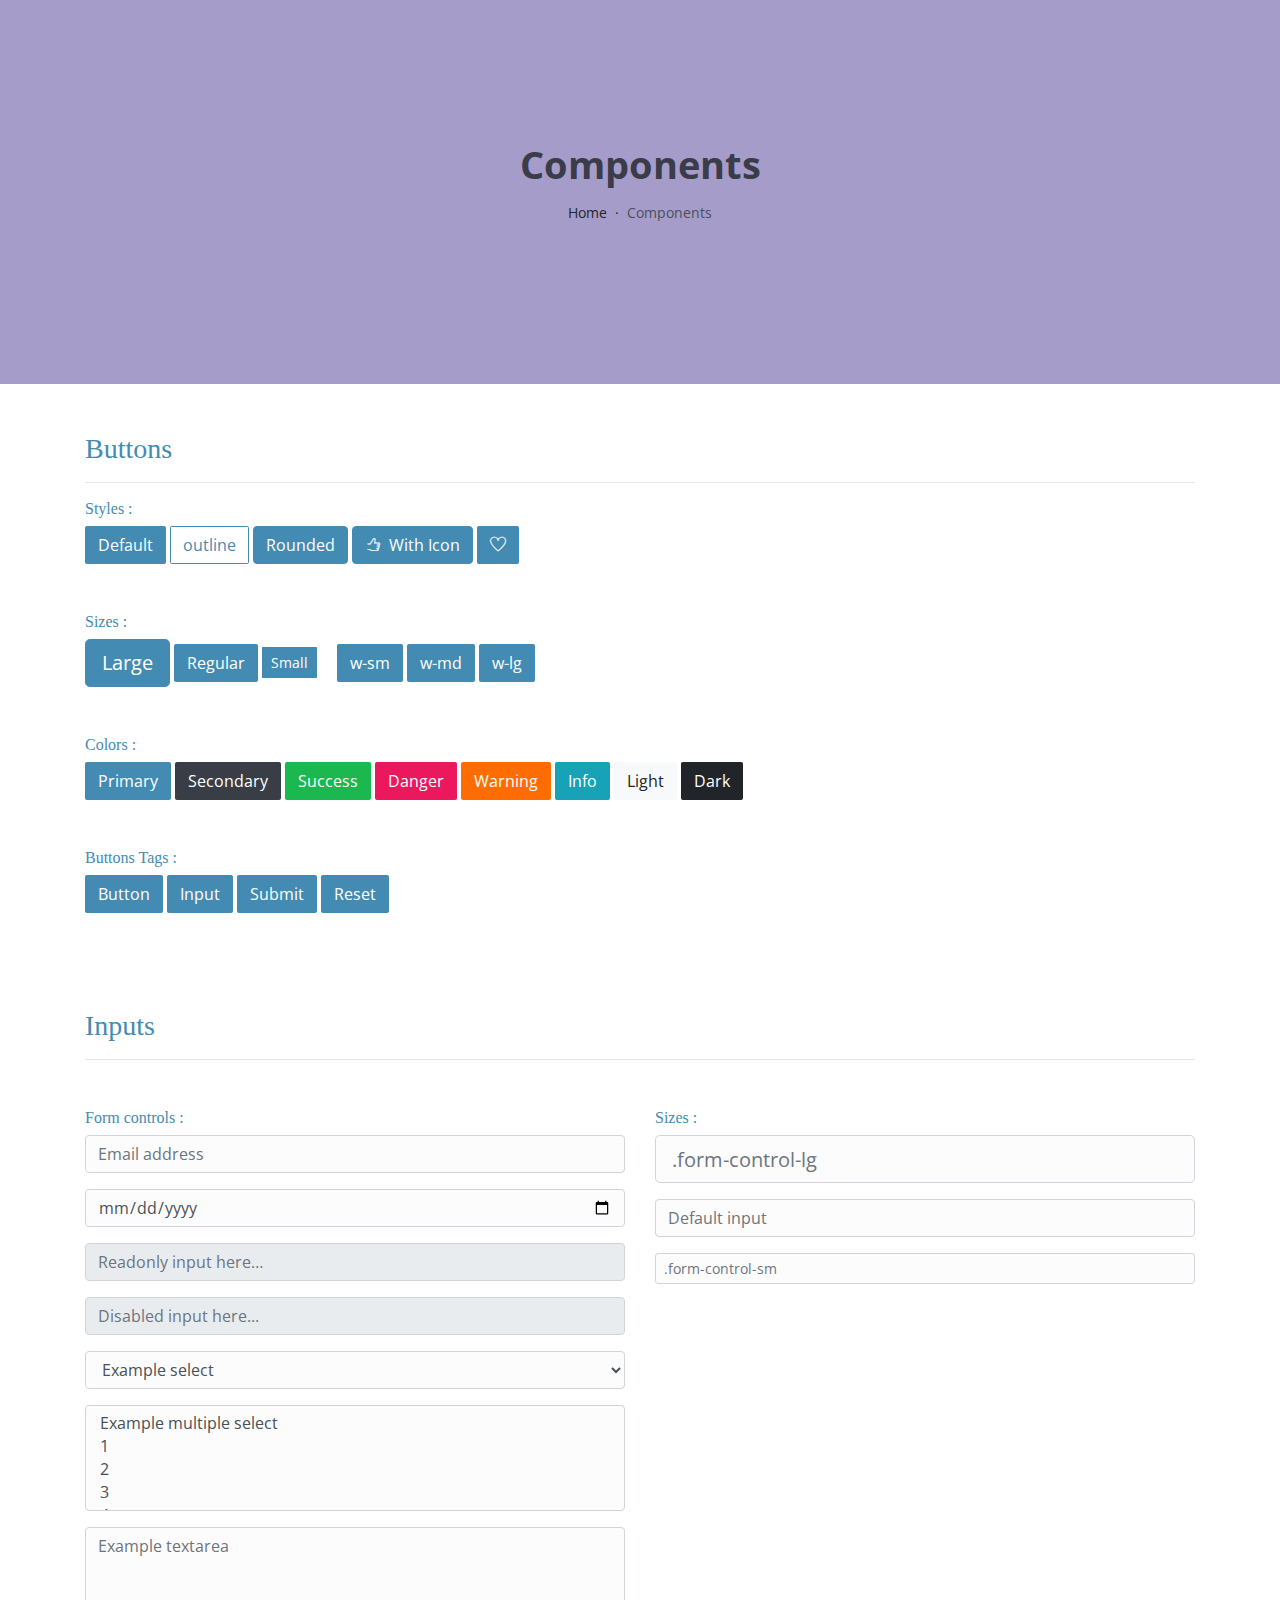
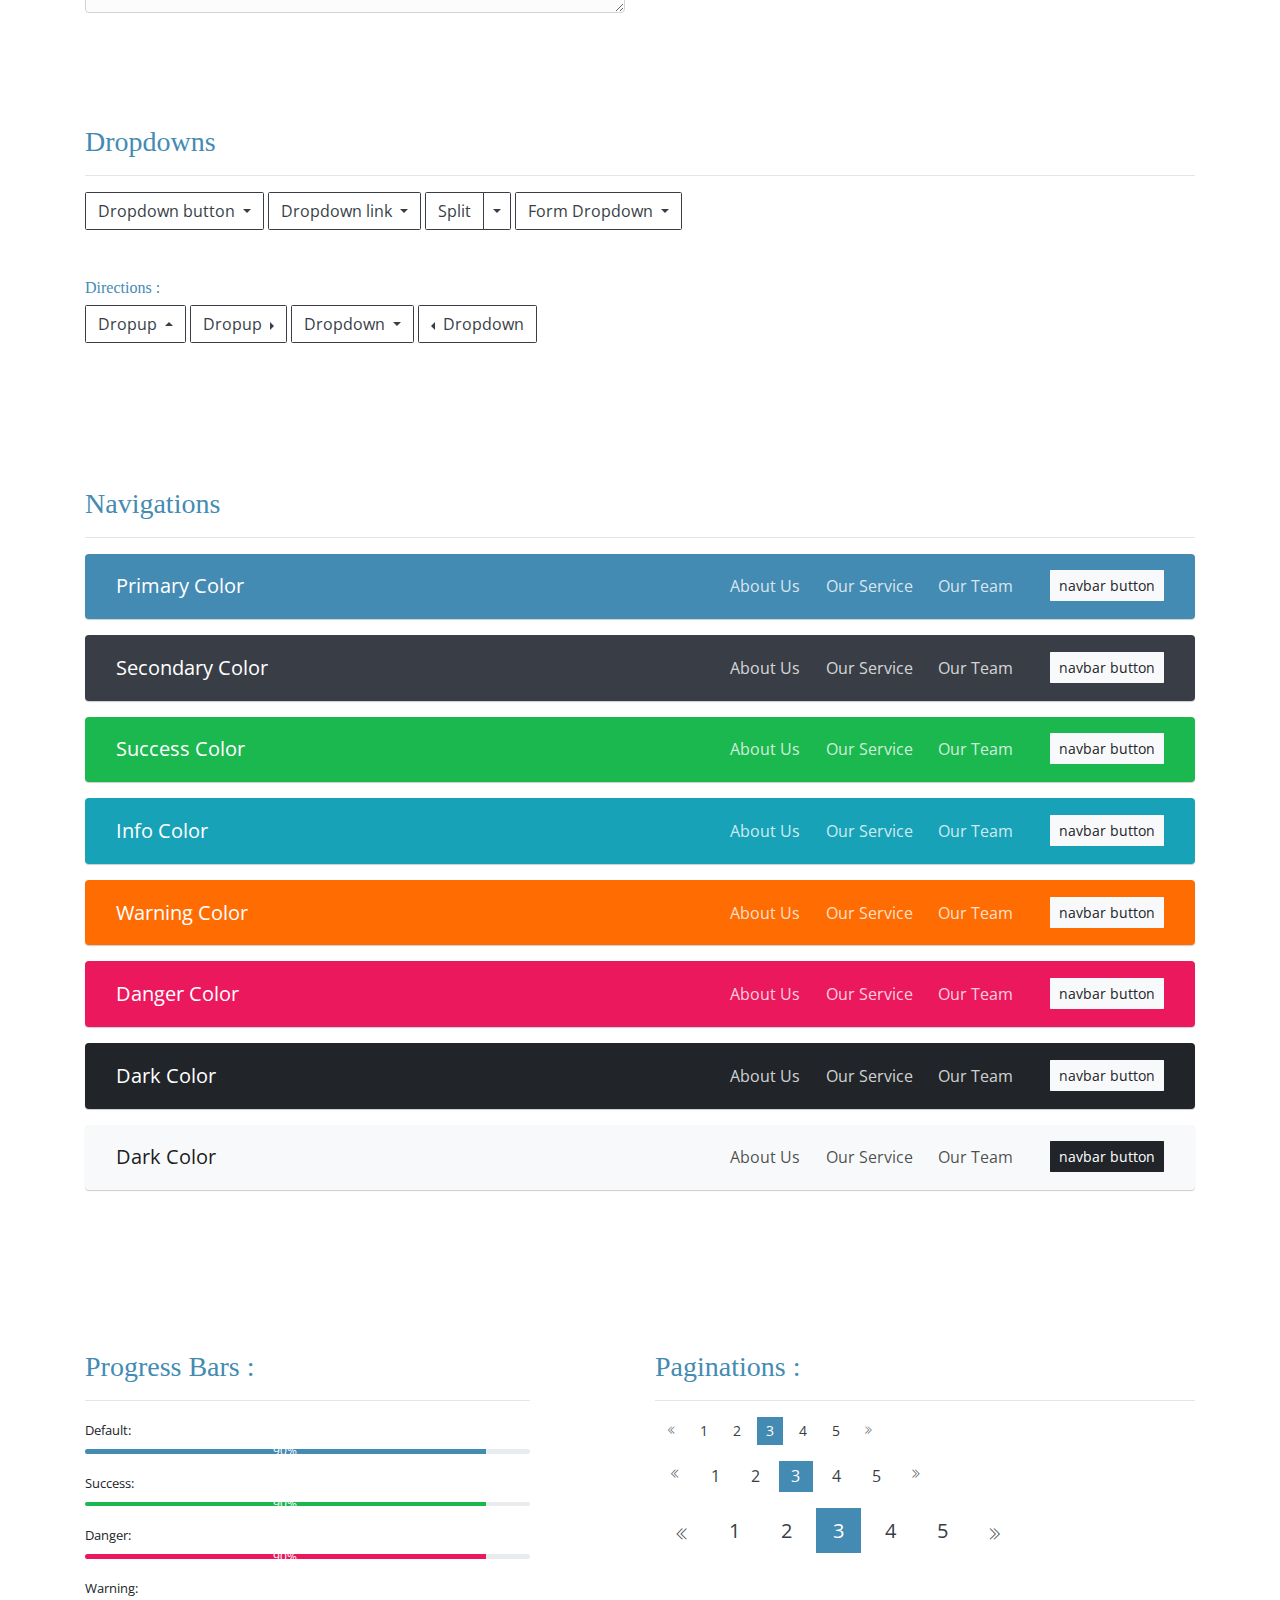
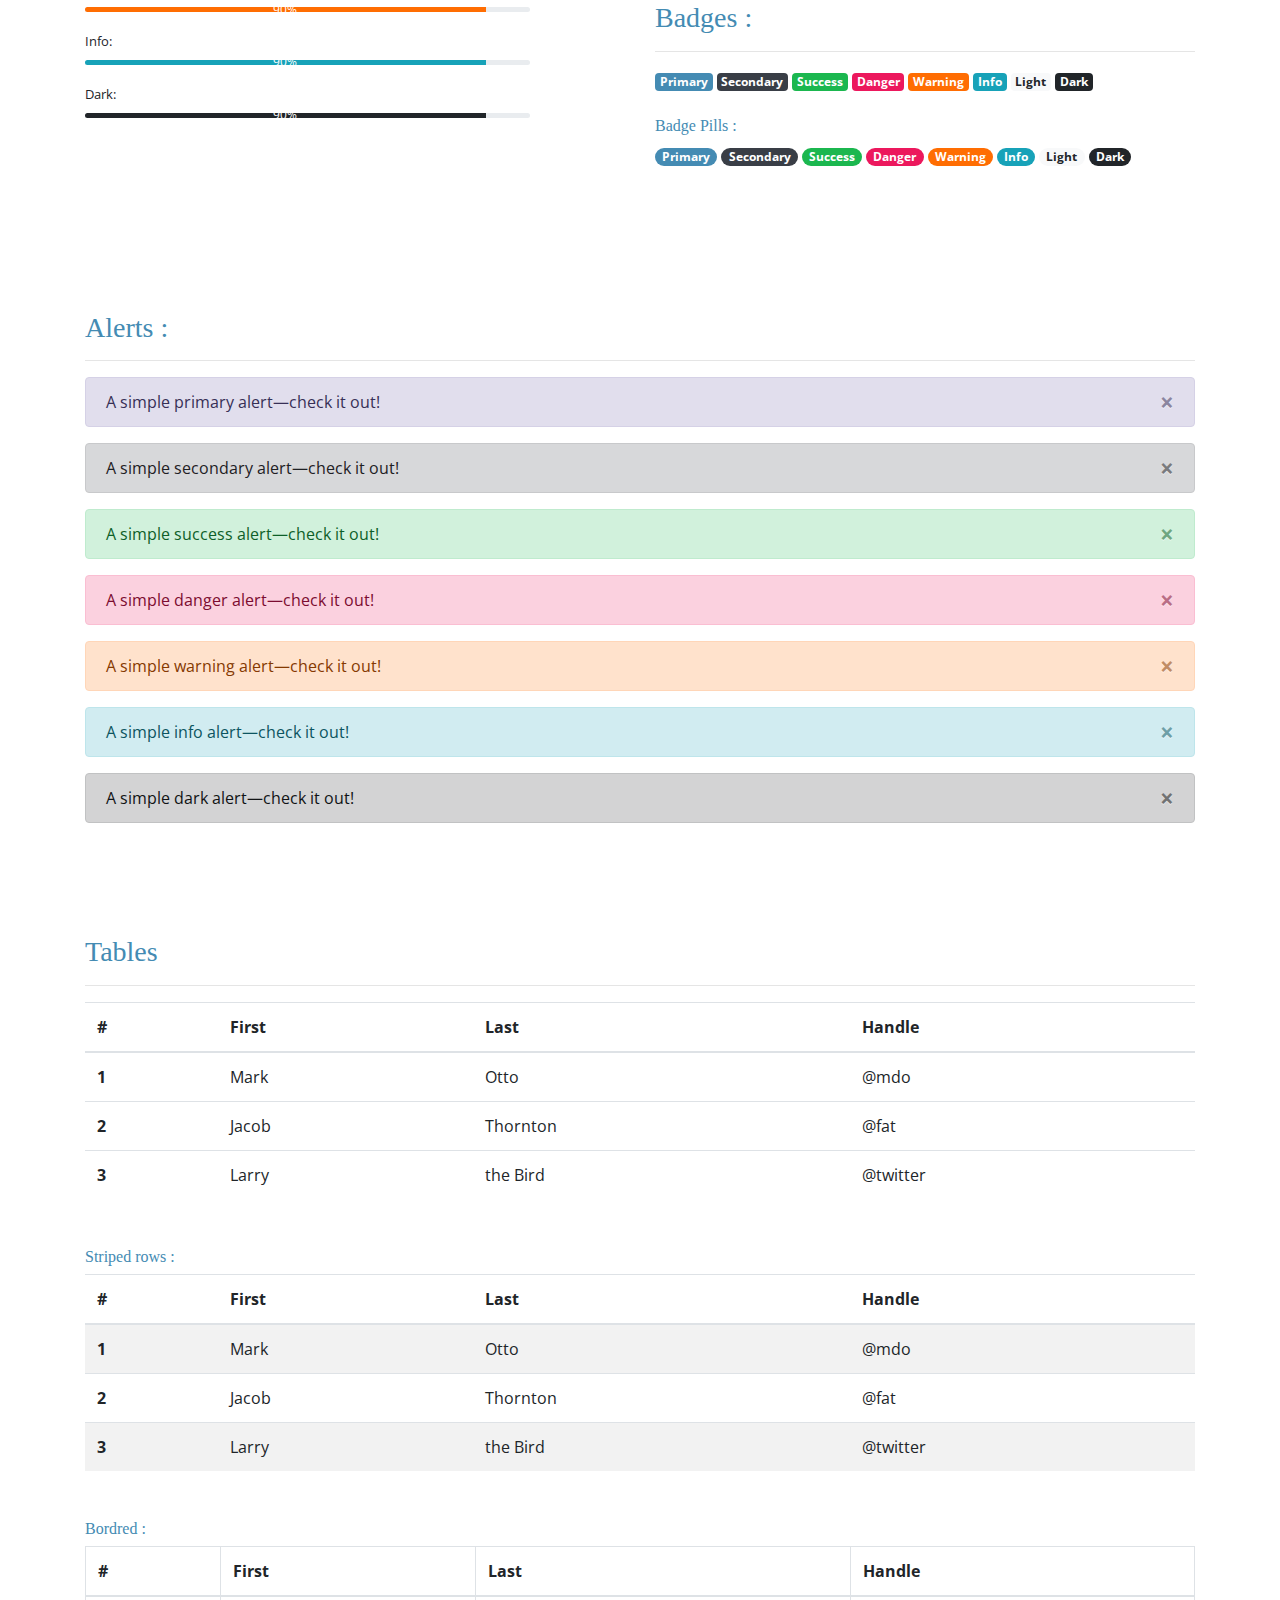
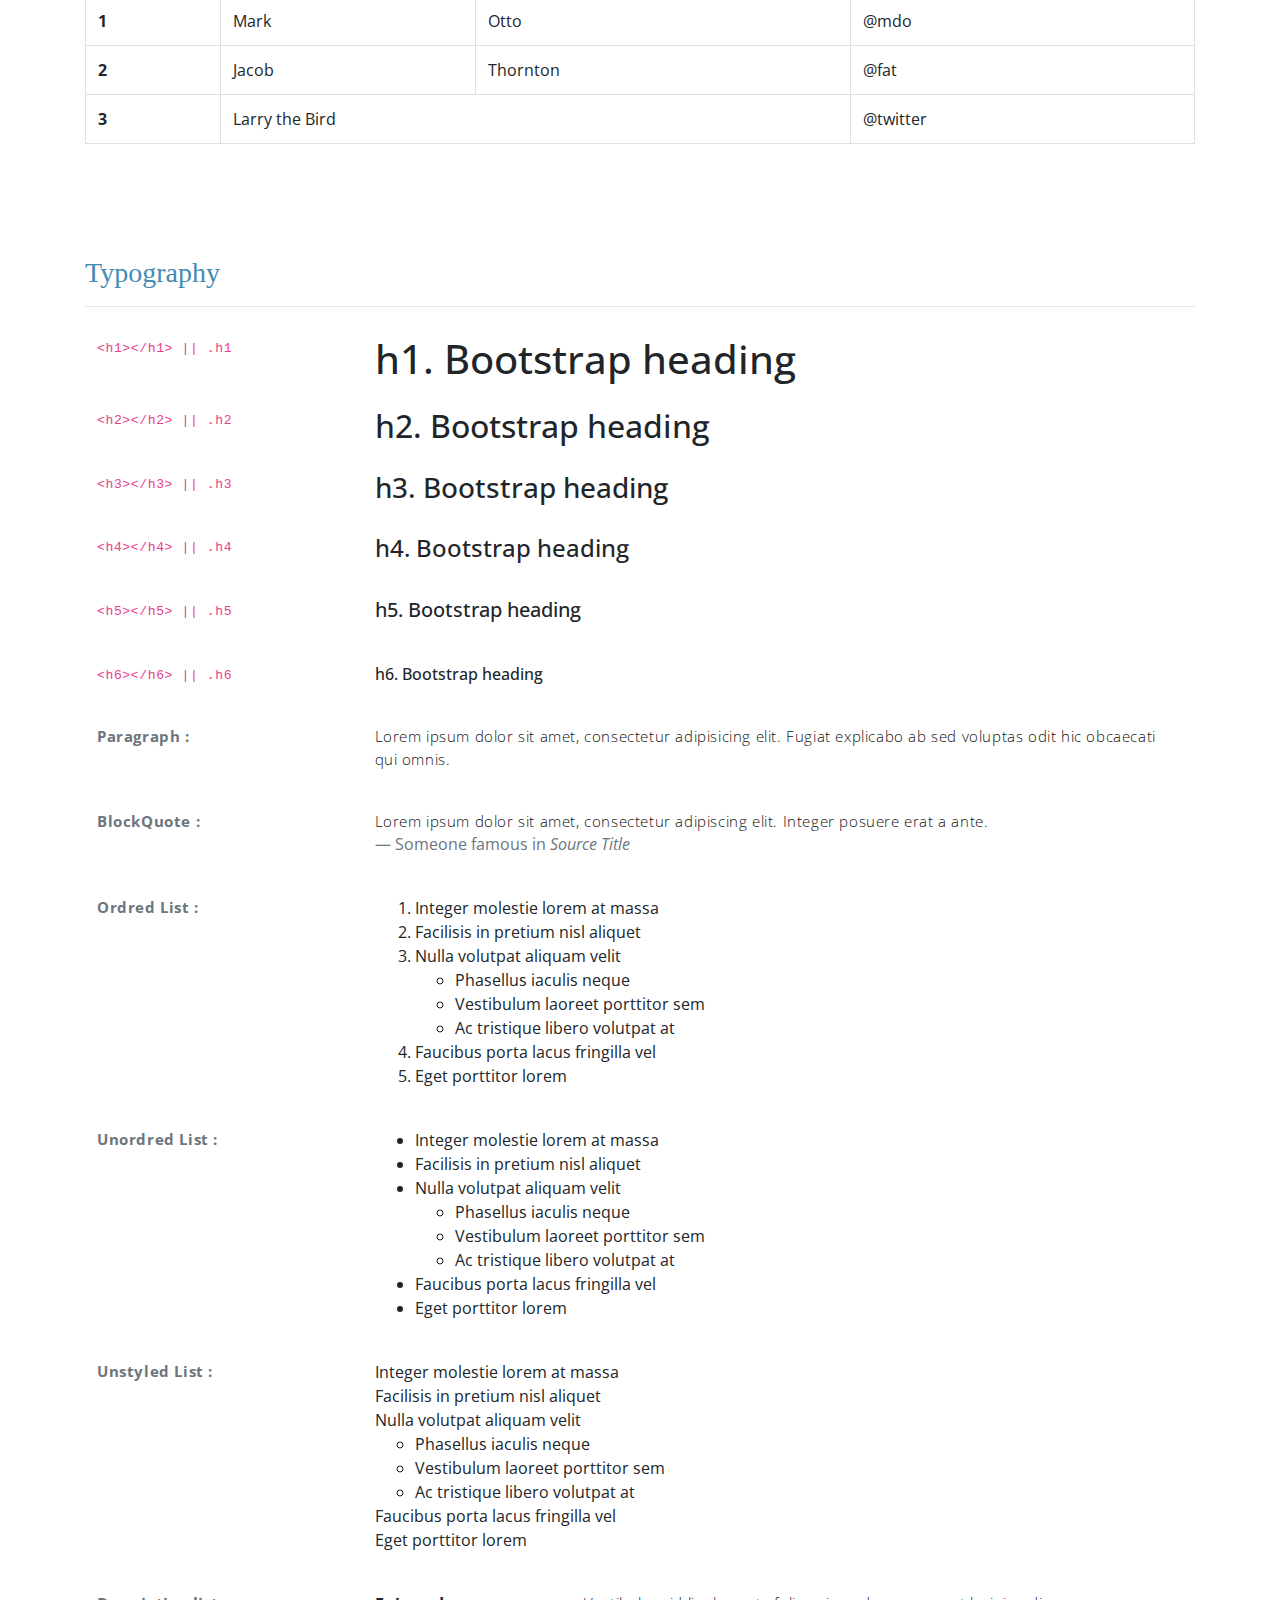
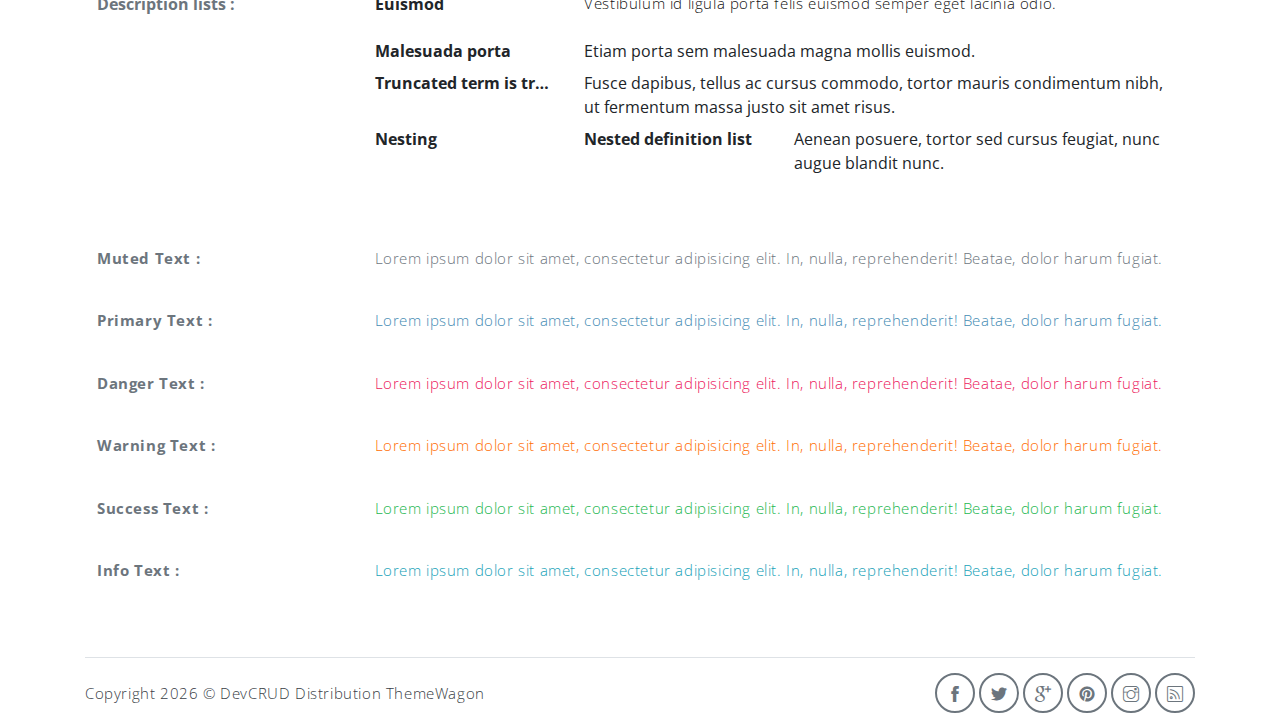
<file: components.html>
<!DOCTYPE html>
<html lang="en">

<head>
   <meta charset="utf-8">
   <meta name="viewport" content="width=device-width, initial-scale=1, shrink-to-fit=no">
   <meta name="description" content="Rawlings Otieno Uhuru | Portfolio Website">
   <meta name="author" content="Devcrud">
   <title>Rawlings Otieno Uhuru</title>
   <!-- font icons -->
   <link rel="stylesheet" href="assets/vendors/themify-icons/css/themify-icons.css">
   <!-- Bootstrap + Steller  -->
   <link rel="stylesheet" href="assets/css/meyawo.css">
</head>

<body>

   <!-- Page Header -->
   <header class="header header-mini">
      <div class="header-title">Components</div>
      <nav aria-label="breadcrumb">
         <ol class="breadcrumb">
            <li class="breadcrumb-item"><a href="/">Home</a></li>
            <li class="breadcrumb-item active" aria-current="page">Components</li>
         </ol>
      </nav>
   </header> <!-- End Of Page Header -->

   <!-- main content -->
   <div class="container">

      <!-- Buttons -->
      <h3 class="mt-5">Buttons</h3>
      <hr>
      <h6 class="section-secondary-title">Styles :</h6>
      <button class="btn btn-primary">Default</button>
      <button class="btn btn-outline-primary">outline</button>
      <button class="btn btn-primary rounded">Rounded</button>
      <button class="btn btn-primary rounded"><i class="ti-thumb-up pr-1"></i> With Icon</button>
      <button class="btn btn-primary circle"><i class="ti-heart"></i></button>

      <h6 class="section-secondary-title mt-5">Sizes :</h6>
      <button class="btn btn-primary btn-lg">Large</button>
      <button class="btn btn-primary ">Regular</button>
      <button class="btn btn-primary btn-sm">Small</button>
      <button class="btn btn-primary w-sm ml-3">w-sm</button>
      <button class="btn btn-primary w-md">w-md</button>
      <button class="btn btn-primary w-lg">w-lg</button>

      <h6 class="section-secondary-title mt-5">Colors :</h6>
      <button type="button" class="btn btn-primary">Primary</button>
      <button type="button" class="btn btn-secondary">Secondary</button>
      <button type="button" class="btn btn-success">Success</button>
      <button type="button" class="btn btn-danger">Danger</button>
      <button type="button" class="btn btn-warning">Warning</button>
      <button type="button" class="btn btn-info">Info</button>
      <button type="button" class="btn btn-light">Light</button>
      <button type="button" class="btn btn-dark">Dark</button>

      <h6 class="section-secondary-title mt-5">Buttons Tags :</h6>
      <button class="btn btn-primary" type="submit">Button</button>
      <input class="btn btn-primary" type="button" value="Input">
      <input class="btn btn-primary" type="submit" value="Submit">
      <input class="btn btn-primary" type="reset" value="Reset">

      <!-- devider -->
      <div class="py-5"></div>

      <!-- Inputs -->
      <h3>Inputs</h3>
      <hr>
      <div class="row mt-5">
         <div class="col-md-6">
            <h6 class="section-secondary-title">Form controls :</h6>
            <div class="form-group">
               <input type="email" class="form-control" id="exampleFormControlInput1" placeholder="Email address">
            </div>
            <div class="form-group">
               <input type="date" class="form-control" id="exampleFormControlInput1" placeholder="Date">
            </div>
            <div class="form-group">
               <input class="form-control" type="text" placeholder="Readonly input here…" readonly>
            </div>
            <div class="form-group">
               <input class="form-control" id="disabledInput" type="text" placeholder="Disabled input here..." disabled>
            </div>
            <div class="form-group">
               <select class="form-control" id="exampleFormControlSelect1">
                  <option>Example select</option>
                  <option>1</option>
                  <option>2</option>
                  <option>3</option>
                  <option>4</option>
                  <option>5</option>
               </select>
            </div>
            <div class="form-group">
               <select multiple class="form-control" id="exampleFormControlSelect2">
                  <option>Example multiple select</option>
                  <option>1</option>
                  <option>2</option>
                  <option>3</option>
                  <option>4</option>
                  <option>5</option>
               </select>
            </div>
            <div class="form-group">
               <textarea class="form-control" id="exampleFormControlTextarea1" rows="3"
                  placeholder="Example textarea"></textarea>
            </div>
         </div>
         <div class="col-md-6">
            <h6 class="section-secondary-title">Sizes :</h6>
            <div class="form-group">
               <input class="form-control form-control-lg" type="text" placeholder=".form-control-lg">
            </div>
            <div class="form-group">
               <input class="form-control" type="text" placeholder="Default input">
            </div>
            <div class="form-group">
               <input class="form-control form-control-sm" type="text" placeholder=".form-control-sm">
            </div>
         </div>
      </div> <!-- end of inputs -->

      <!-- devider -->
      <div class="py-5"></div>

      <!-- Dropdowns -->
      <h3 class="components-section-title font-weight-normal">Dropdowns</h3>
      <hr>
      <div class="dropdown d-inline-block">
         <button class="btn btn-outline-secondary dropdown-toggle" type="button" id="dropdownMenuButton"
            data-toggle="dropdown" aria-haspopup="true" aria-expanded="false">
            Dropdown button
         </button>
         <div class="dropdown-menu" aria-labelledby="dropdownMenuButton">
            <a class="dropdown-item" href="#">Action</a>
            <a class="dropdown-item" href="#">Another action</a>
            <a class="dropdown-item" href="#">Something else here</a>
         </div>
      </div>
      <div class="dropdown d-inline-block">
         <a class="btn btn-outline-secondary dropdown-toggle" href="#" role="button" id="dropdownMenuLink"
            data-toggle="dropdown" aria-haspopup="true" aria-expanded="false">
            Dropdown link
         </a>
         <div class="dropdown-menu" aria-labelledby="dropdownMenuLink">
            <a class="dropdown-item" href="#">Action</a>
            <a class="dropdown-item" href="#">Another action</a>
            <a class="dropdown-item" href="#">Something else here</a>
         </div>
      </div>
      <div class="btn-group">
         <button type="button" class="btn btn-outline-secondary">Split</button>
         <button type="button" class="btn btn-outline-secondary dropdown-toggle dropdown-toggle-split"
            data-toggle="dropdown" aria-haspopup="true" aria-expanded="false">
            <span class="sr-only">Toggle Dropdown</span>
         </button>
         <div class="dropdown-menu">
            <a class="dropdown-item" href="#">Action</a>
            <a class="dropdown-item" href="#">Another action</a>
            <a class="dropdown-item" href="#">Something else here</a>
            <div class="dropdown-divider"></div>
            <a class="dropdown-item" href="#">Separated link</a>
         </div>
      </div>
      <div class="btn-group">
         <button class="btn btn-outline-secondary dropdown-toggle" type="button" id="dropdownMenuButton"
            data-toggle="dropdown" aria-haspopup="true" aria-expanded="false">
            Form Dropdown
         </button>
         <div class="dropdown-menu form">
            <form class="px-4 py-3">
               <div class="form-group">
                  <input type="email" class="form-control" id="exampleDropdownFormEmail1"
                     placeholder="email@example.com">
               </div>
               <div class="form-group">
                  <input type="password" class="form-control" id="exampleDropdownFormPassword1" placeholder="Password">
               </div>
               <div class="form-check mb-3">
                  <input type="checkbox" class="form-check-input" id="dropdownCheck">
                  <label class="form-check-label" for="dropdownCheck">
                     Remember me
                  </label>
               </div>
               <button type="submit" class="btn btn-primary btn-block">Sign in</button>
            </form>
            <div class="dropdown-divider"></div>
            <a class="dropdown-item" href="#"><small>New around here? Sign up</small></a>
            <a class="dropdown-item" href="#"><small>Forgot password?</small></a>
         </div>
      </div>
      <h6 class="section-secondary-title mt-5">Directions :</h6>
      <div class="btn-group dropup">
         <button type="button" class="btn btn-outline-secondary dropdown-toggle" data-toggle="dropdown"
            aria-haspopup="true" aria-expanded="false">
            Dropup
         </button>
         <div class="dropdown-menu">
            <a class="dropdown-item" href="#">Action</a>
            <a class="dropdown-item" href="#">Another action</a>
            <a class="dropdown-item" href="#">Something else here</a>
            <div class="dropdown-divider"></div>
            <a class="dropdown-item" href="#">Separated link</a>
         </div>
      </div>
      <div class="btn-group dropright">
         <button type="button" class="btn btn-outline-secondary dropdown-toggle" data-toggle="dropdown"
            aria-haspopup="true" aria-expanded="false">
            Dropup
         </button>
         <div class="dropdown-menu">
            <a class="dropdown-item" href="#">Action</a>
            <a class="dropdown-item" href="#">Another action</a>
            <a class="dropdown-item" href="#">Something else here</a>
            <div class="dropdown-divider"></div>
            <a class="dropdown-item" href="#">Separated link</a>
         </div>
      </div>
      <div class="btn-group">
         <button type="button" class="btn btn-outline-secondary dropdown-toggle" data-toggle="dropdown"
            aria-haspopup="true" aria-expanded="false">
            Dropdown
         </button>
         <div class="dropdown-menu">
            <a class="dropdown-item" href="#">Action</a>
            <a class="dropdown-item" href="#">Another action</a>
            <a class="dropdown-item" href="#">Something else here</a>
            <div class="dropdown-divider"></div>
            <a class="dropdown-item" href="#">Separated link</a>
         </div>
      </div>
      <div class="btn-group dropleft">
         <button type="button" class="btn btn-outline-secondary dropdown-toggle" data-toggle="dropdown"
            aria-haspopup="true" aria-expanded="false">
            Dropdown
         </button>
         <div class="dropdown-menu">
            <a class="dropdown-item" href="#">Action</a>
            <a class="dropdown-item" href="#">Another action</a>
            <a class="dropdown-item" href="#">Something else here</a>
            <div class="dropdown-divider"></div>
            <a class="dropdown-item" href="#">Separated link</a>
         </div>
      </div> <!-- end of Dropdowns -->

      <!-- devider -->
      <div class="py-5"></div>

      <!-- navbars -->
      <h3 class="components-section-title font-weight-normal mt-5">Navigations</h3>
      <hr>
      <nav class="navbar navbar-expand-sm navbar-dark bg-primary rounded shadow mb-3">
         <div class="container">
            <a class="navbar-brand" href="#">Primary Color</a>
            <button class="navbar-toggler ml-auto" type="button" data-toggle="collapse"
               data-target="#navbarSupportedContent" aria-controls="navbarSupportedContent" aria-expanded="false"
               aria-label="Toggle navigation">
               <span class="navbar-toggler-icon"></span>
            </button>
            <div class="collapse navbar-collapse" id="navbarSupportedContent">
               <ul class="navbar-nav ml-auto">
                  <li class="nav-item">
                     <a class="nav-link" href="#about">About Us</a>
                  </li>
                  <li class="nav-item">
                     <a class="nav-link" href="#service">Our Service</a>
                  </li>
                  <li class="nav-item">
                     <a class="nav-link" href="#team">Our Team</a>
                  </li>
                  <li class="nav-item">
                     <a href="#book-table" class="ml-4 mt-1 btn btn-light btn-sm">navbar button</a>
                  </li>
               </ul>
            </div>
         </div>
      </nav>
      <nav class="navbar navbar-expand-sm navbar-dark bg-secondary rounded shadow mb-3">
         <div class="container">
            <a class="navbar-brand" href="#">Secondary Color</a>
            <button class="navbar-toggler ml-auto" type="button" data-toggle="collapse"
               data-target="#navbarSupportedContent" aria-controls="navbarSupportedContent" aria-expanded="false"
               aria-label="Toggle navigation">
               <span class="navbar-toggler-icon"></span>
            </button>
            <div class="collapse navbar-collapse" id="navbarSupportedContent">
               <ul class="navbar-nav ml-auto">
                  <li class="nav-item">
                     <a class="nav-link" href="#about">About Us</a>
                  </li>
                  <li class="nav-item">
                     <a class="nav-link" href="#service">Our Service</a>
                  </li>
                  <li class="nav-item">
                     <a class="nav-link" href="#team">Our Team</a>
                  </li>
                  <li class="nav-item">
                     <a href="#book-table" class="ml-4 mt-1 btn btn-light btn-sm">navbar button</a>
                  </li>
               </ul>
            </div>
         </div>
      </nav>
      <nav class="navbar navbar-expand-sm navbar-dark bg-success rounded shadow mb-3">
         <div class="container">
            <a class="navbar-brand" href="#">Success Color</a>
            <button class="navbar-toggler ml-auto" type="button" data-toggle="collapse"
               data-target="#navbarSupportedContent" aria-controls="navbarSupportedContent" aria-expanded="false"
               aria-label="Toggle navigation">
               <span class="navbar-toggler-icon"></span>
            </button>
            <div class="collapse navbar-collapse" id="navbarSupportedContent">
               <ul class="navbar-nav ml-auto">
                  <li class="nav-item">
                     <a class="nav-link" href="#about">About Us</a>
                  </li>
                  <li class="nav-item">
                     <a class="nav-link" href="#service">Our Service</a>
                  </li>
                  <li class="nav-item">
                     <a class="nav-link" href="#team">Our Team</a>
                  </li>
                  <li class="nav-item">
                     <a href="#book-table" class="ml-4 mt-1 btn btn-light btn-sm">navbar button</a>
                  </li>
               </ul>
            </div>
         </div>
      </nav>
      <nav class="navbar navbar-expand-sm navbar-dark bg-info rounded shadow mb-3">
         <div class="container">
            <a class="navbar-brand" href="#">Info Color</a>
            <button class="navbar-toggler ml-auto" type="button" data-toggle="collapse"
               data-target="#navbarSupportedContent" aria-controls="navbarSupportedContent" aria-expanded="false"
               aria-label="Toggle navigation">
               <span class="navbar-toggler-icon"></span>
            </button>
            <div class="collapse navbar-collapse" id="navbarSupportedContent">
               <ul class="navbar-nav ml-auto">
                  <li class="nav-item">
                     <a class="nav-link" href="#about">About Us</a>
                  </li>
                  <li class="nav-item">
                     <a class="nav-link" href="#service">Our Service</a>
                  </li>
                  <li class="nav-item">
                     <a class="nav-link" href="#team">Our Team</a>
                  </li>
                  <li class="nav-item">
                     <a href="#book-table" class="ml-4 mt-1 btn btn-light btn-sm">navbar button</a>
                  </li>
               </ul>
            </div>
         </div>
      </nav>
      <nav class="navbar navbar-expand-sm navbar-dark bg-warning rounded shadow mb-3">
         <div class="container">
            <a class="navbar-brand" href="#">Warning Color</a>
            <button class="navbar-toggler ml-auto" type="button" data-toggle="collapse"
               data-target="#navbarSupportedContent" aria-controls="navbarSupportedContent" aria-expanded="false"
               aria-label="Toggle navigation">
               <span class="navbar-toggler-icon"></span>
            </button>
            <div class="collapse navbar-collapse" id="navbarSupportedContent">
               <ul class="navbar-nav ml-auto">
                  <li class="nav-item">
                     <a class="nav-link" href="#about">About Us</a>
                  </li>
                  <li class="nav-item">
                     <a class="nav-link" href="#service">Our Service</a>
                  </li>
                  <li class="nav-item">
                     <a class="nav-link" href="#team">Our Team</a>
                  </li>
                  <li class="nav-item">
                     <a href="#book-table" class="ml-4 mt-1 btn btn-light btn-sm">navbar button</a>
                  </li>
               </ul>
            </div>
         </div>
      </nav>
      <nav class="navbar navbar-expand-sm navbar-dark bg-danger rounded shadow mb-3">
         <div class="container">
            <a class="navbar-brand" href="#">Danger Color</a>
            <button class="navbar-toggler ml-auto" type="button" data-toggle="collapse"
               data-target="#navbarSupportedContent" aria-controls="navbarSupportedContent" aria-expanded="false"
               aria-label="Toggle navigation">
               <span class="navbar-toggler-icon"></span>
            </button>
            <div class="collapse navbar-collapse" id="navbarSupportedContent">
               <ul class="navbar-nav ml-auto">
                  <li class="nav-item">
                     <a class="nav-link" href="#about">About Us</a>
                  </li>
                  <li class="nav-item">
                     <a class="nav-link" href="#service">Our Service</a>
                  </li>
                  <li class="nav-item">
                     <a class="nav-link" href="#team">Our Team</a>
                  </li>
                  <li class="nav-item">
                     <a href="#book-table" class="ml-4 mt-1 btn btn-light btn-sm">navbar button</a>
                  </li>
               </ul>
            </div>
         </div>
      </nav>
      <nav class="navbar navbar-expand-sm navbar-dark bg-dark rounded shadow mb-3">
         <div class="container">
            <a class="navbar-brand" href="#">Dark Color</a>
            <button class="navbar-toggler ml-auto" type="button" data-toggle="collapse"
               data-target="#navbarSupportedContent" aria-controls="navbarSupportedContent" aria-expanded="false"
               aria-label="Toggle navigation">
               <span class="navbar-toggler-icon"></span>
            </button>
            <div class="collapse navbar-collapse" id="navbarSupportedContent">
               <ul class="navbar-nav ml-auto">
                  <li class="nav-item">
                     <a class="nav-link" href="#about">About Us</a>
                  </li>
                  <li class="nav-item">
                     <a class="nav-link" href="#service">Our Service</a>
                  </li>
                  <li class="nav-item">
                     <a class="nav-link" href="#team">Our Team</a>
                  </li>
                  <li class="nav-item">
                     <a href="#book-table" class="ml-4 mt-1 btn btn-light btn-sm">navbar button</a>
                  </li>
               </ul>
            </div>
         </div>
      </nav>
      <nav class="navbar navbar-expand-sm navbar-light bg-light rounded shadow mb-3">
         <div class="container">
            <a class="navbar-brand" href="#">Dark Color</a>
            <button class="navbar-toggler ml-auto" type="button" data-toggle="collapse"
               data-target="#navbarSupportedContent" aria-controls="navbarSupportedContent" aria-expanded="false"
               aria-label="Toggle navigation">
               <span class="navbar-toggler-icon"></span>
            </button>
            <div class="collapse navbar-collapse" id="navbarSupportedContent">
               <ul class="navbar-nav ml-auto">
                  <li class="nav-item">
                     <a class="nav-link" href="#about">About Us</a>
                  </li>
                  <li class="nav-item">
                     <a class="nav-link" href="#service">Our Service</a>
                  </li>
                  <li class="nav-item">
                     <a class="nav-link" href="#team">Our Team</a>
                  </li>
                  <li class="nav-item">
                     <a href="#book-table" class="ml-4 mt-1 btn btn-dark btn-sm">navbar button</a>
                  </li>
               </ul>
            </div>
         </div>
      </nav>
      <!-- End of navbars -->

      <!-- devider -->
      <div class="py-5"></div>

      <!-- progress bars -->
      <div class="row justify-content-between">
         <div class="col-md-5">
            <h3 class="components-section-title font-weight-normal mt-5">Progress Bars :</h3>
            <hr>
            <small>Default: </small>
            <div class="progress mt-2 mb-3">
               <div class="progress-bar" role="progressbar" style="width: 90%" aria-valuenow="25" aria-valuemin="0"
                  aria-valuemax="100"><span>90%</span></div>
            </div>
            <small>Success:</small>
            <div class="progress mt-2 mb-3">
               <div class="progress-bar bg-success" role="progressbar" style="width: 90%" aria-valuenow="25"
                  aria-valuemin="0" aria-valuemax="100"><span>90%</span></div>
            </div>
            <small>Danger:</small>
            <div class="progress mt-2 mb-3">
               <div class="progress-bar bg-danger" role="progressbar" style="width: 90%" aria-valuenow="25"
                  aria-valuemin="0" aria-valuemax="100"><span>90%</span></div>
            </div>
            <small>Warning:</small>
            <div class="progress mt-2 mb-3">
               <div class="progress-bar bg-warning" role="progressbar" style="width: 90%" aria-valuenow="25"
                  aria-valuemin="0" aria-valuemax="100"><span>90%</span></div>
            </div>
            <small>Info:</small>
            <div class="progress mt-2 mb-3">
               <div class="progress-bar bg-info" role="progressbar" style="width: 90%" aria-valuenow="25"
                  aria-valuemin="0" aria-valuemax="100"><span>90%</span></div>
            </div>
            <small>Dark:</small>
            <div class="progress mt-2 mb-3">
               <div class="progress-bar bg-dark" role="progressbar" style="width: 90%" aria-valuenow="25"
                  aria-valuemin="0" aria-valuemax="100"><span>90%</span></div>
            </div>
         </div>
         <div class="col-md-6">
            <h3 class="components-section-title font-weight-normal mt-5">Paginations :</h3>
            <hr>
            <nav aria-label="Page navigation example">
               <ul class="pagination pagination-sm">
                  <li class="page-item"><a class="page-link" href="#"><i class="ti-angle-double-left"></i></a></li>
                  <li class="page-item"><a class="page-link" href="#">1</a></li>
                  <li class="page-item"><a class="page-link" href="#">2</a></li>
                  <li class="page-item active"><a class="page-link" href="#">3</a></li>
                  <li class="page-item"><a class="page-link" href="#">4</a></li>
                  <li class="page-item"><a class="page-link" href="#">5</a></li>
                  <li class="page-item"><a class="page-link" href="#"><i class="ti-angle-double-right"></i></a></li>
               </ul>
            </nav>
            <nav aria-label="Page navigation example">
               <ul class="pagination">
                  <li class="page-item"><a class="page-link" href="#"><i class="ti-angle-double-left"></i></a></li>
                  <li class="page-item"><a class="page-link" href="#">1</a></li>
                  <li class="page-item"><a class="page-link" href="#">2</a></li>
                  <li class="page-item active"><a class="page-link" href="#">3</a></li>
                  <li class="page-item"><a class="page-link" href="#">4</a></li>
                  <li class="page-item"><a class="page-link" href="#">5</a></li>
                  <li class="page-item"><a class="page-link" href="#"><i class="ti-angle-double-right"></i></a></li>
               </ul>
            </nav>
            <nav aria-label="Page navigation example">
               <ul class="pagination pagination-lg">
                  <li class="page-item"><a class="page-link" href="#"><i class="ti-angle-double-left"></i></a></li>
                  <li class="page-item"><a class="page-link" href="#">1</a></li>
                  <li class="page-item"><a class="page-link" href="#">2</a></li>
                  <li class="page-item active"><a class="page-link" href="#">3</a></li>
                  <li class="page-item"><a class="page-link" href="#">4</a></li>
                  <li class="page-item"><a class="page-link" href="#">5</a></li>
                  <li class="page-item"><a class="page-link" href="#"><i class="ti-angle-double-right"></i></a></li>
               </ul>
            </nav>

            <!-- Badges -->
            <h3 class="components-section-title font-weight-normal mt-5">Badges :</h3>
            <hr>
            <span class="badge badge-primary">Primary</span>
            <span class="badge badge-secondary">Secondary</span>
            <span class="badge badge-success">Success</span>
            <span class="badge badge-danger">Danger</span>
            <span class="badge badge-warning">Warning</span>
            <span class="badge badge-info">Info</span>
            <span class="badge badge-light">Light</span>
            <span class="badge badge-dark">Dark</span>
            <h6 class="section-secondary-title mt-4 mb-2">Badge Pills :</h6>
            <span class="badge badge-pill badge-primary">Primary</span>
            <span class="badge badge-pill badge-secondary">Secondary</span>
            <span class="badge badge-pill badge-success">Success</span>
            <span class="badge badge-pill badge-danger">Danger</span>
            <span class="badge badge-pill badge-warning">Warning</span>
            <span class="badge badge-pill badge-info">Info</span>
            <span class="badge badge-pill badge-light">Light</span>
            <span class="badge badge-pill badge-dark">Dark</span>
         </div>
      </div> <!-- End of Progress bars -->

      <!-- devider -->
      <div class="py-5"></div>

      <!-- Alerts -->
      <h3 class="components-section-title font-weight-normal mt-5">Alerts :</h3>
      <hr>
      <div class="alert alert-primary alert-dismissible fade show" role="alert">
         A simple primary alert—check it out!
         <button type="button" class="close" data-dismiss="alert" aria-label="Close">
            <span aria-hidden="true">&times;</span>
         </button>
      </div>
      <div class="alert alert-secondary alert-dismissible fade show" role="alert">
         A simple secondary alert—check it out!
         <button type="button" class="close" data-dismiss="alert" aria-label="Close">
            <span aria-hidden="true">&times;</span>
         </button>
      </div>
      <div class="alert alert-success alert-dismissible fade show" role="alert">
         A simple success alert—check it out!
         <button type="button" class="close" data-dismiss="alert" aria-label="Close">
            <span aria-hidden="true">&times;</span>
         </button>
      </div>
      <div class="alert alert-danger alert-dismissible fade show" role="alert">
         A simple danger alert—check it out!
         <button type="button" class="close" data-dismiss="alert" aria-label="Close">
            <span aria-hidden="true">&times;</span>
         </button>
      </div>
      <div class="alert alert-warning alert-dismissible fade show" role="alert">
         A simple warning alert—check it out!
         <button type="button" class="close" data-dismiss="alert" aria-label="Close">
            <span aria-hidden="true">&times;</span>
         </button>
      </div>
      <div class="alert alert-info alert-dismissible fade show" role="alert">
         A simple info alert—check it out!
         <button type="button" class="close" data-dismiss="alert" aria-label="Close">
            <span aria-hidden="true">&times;</span>
         </button>
      </div>
      <div class="alert alert-dark alert-dismissible fade show" role="alert">
         A simple dark alert—check it out!
         <button type="button" class="close" data-dismiss="alert" aria-label="Close">
            <span aria-hidden="true">&times;</span>
         </button>
      </div>
      <!-- end of alerts -->

      <!-- devider -->
      <div class="py-5"></div>

      <!-- tables -->
      <h3 class="components-section-title">Tables</h3>
      <hr>
      <table class="table">
         <thead>
            <tr>
               <th scope="col">#</th>
               <th scope="col">First</th>
               <th scope="col">Last</th>
               <th scope="col">Handle</th>
            </tr>
         </thead>
         <tbody>
            <tr>
               <th scope="row">1</th>
               <td>Mark</td>
               <td>Otto</td>
               <td>@mdo</td>
            </tr>
            <tr>
               <th scope="row">2</th>
               <td>Jacob</td>
               <td>Thornton</td>
               <td>@fat</td>
            </tr>
            <tr>
               <th scope="row">3</th>
               <td>Larry</td>
               <td>the Bird</td>
               <td>@twitter</td>
            </tr>
         </tbody>
      </table>

      <h6 class="section-secondary-title mt-5">Striped rows :</h6>
      <table class="table table-striped">
         <thead>
            <tr>
               <th scope="col">#</th>
               <th scope="col">First</th>
               <th scope="col">Last</th>
               <th scope="col">Handle</th>
            </tr>
         </thead>
         <tbody>
            <tr>
               <th scope="row">1</th>
               <td>Mark</td>
               <td>Otto</td>
               <td>@mdo</td>
            </tr>
            <tr>
               <th scope="row">2</th>
               <td>Jacob</td>
               <td>Thornton</td>
               <td>@fat</td>
            </tr>
            <tr>
               <th scope="row">3</th>
               <td>Larry</td>
               <td>the Bird</td>
               <td>@twitter</td>
            </tr>
         </tbody>
      </table>

      <h6 class="section-secondary-title mt-5">Bordred :</h6>
      <table class="table table-bordered">
         <thead>
            <tr>
               <th scope="col">#</th>
               <th scope="col">First</th>
               <th scope="col">Last</th>
               <th scope="col">Handle</th>
            </tr>
         </thead>
         <tbody>
            <tr>
               <th scope="row">1</th>
               <td>Mark</td>
               <td>Otto</td>
               <td>@mdo</td>
            </tr>
            <tr>
               <th scope="row">2</th>
               <td>Jacob</td>
               <td>Thornton</td>
               <td>@fat</td>
            </tr>
            <tr>
               <th scope="row">3</th>
               <td colspan="2">Larry the Bird</td>
               <td>@twitter</td>
            </tr>
         </tbody>
      </table>
      <!-- end of tables -->

      <!-- devider -->
      <div class="py-5"></div>

      <!-- typography -->
      <h3 class="components-section-title">Typography</h3>
      <hr>
      <table class="table table-borderless v-align-center">
         <tbody>
            <tr>
               <td>
                  <p><code class="highlighter-rouge">&lt;h1&gt;&lt;/h1&gt; || .h1</code></p>
               </td>
               <td class="w-75"><span class="h1">h1. Bootstrap heading</span></td>
            </tr>
            <tr>
               <td>
                  <p><code class="highlighter-rouge">&lt;h2&gt;&lt;/h2&gt; || .h2</code></p>
               </td>
               <td><span class="h2">h2. Bootstrap heading</span></td>
            </tr>
            <tr>
               <td>
                  <p><code class="highlighter-rouge">&lt;h3&gt;&lt;/h3&gt; || .h3</code></p>
               </td>
               <td><span class="h3">h3. Bootstrap heading</span></td>
            </tr>
            <tr>
               <td>
                  <p><code class="highlighter-rouge">&lt;h4&gt;&lt;/h4&gt; || .h4</code></p>
               </td>
               <td><span class="h4">h4. Bootstrap heading</span></td>
            </tr>
            <tr>
               <td>
                  <p><code class="highlighter-rouge">&lt;h5&gt;&lt;/h5&gt; || .h5</code></p>
               </td>
               <td><span class="h5">h5. Bootstrap heading</span></td>
            </tr>
            <tr>
               <td>
                  <p><code class="highlighter-rouge">&lt;h6&gt;&lt;/h6&gt; || .h6</code></p>
               </td>
               <td><span class="h6">h6. Bootstrap heading</span></td>
            </tr>
            <tr>
               <td>
                  <p class="font-weight-bold text-muted">Paragraph :</p>
               </td>
               <td>
                  <p>Lorem ipsum dolor sit amet, consectetur adipisicing elit. Fugiat explicabo ab sed voluptas odit hic
                     obcaecati qui omnis.</p>
               </td>
            </tr>
            <tr>
               <td>
                  <p class="font-weight-bold text-muted">BlockQuote :</p>
               </td>
               <td>
                  <blockquote class="blockquote">
                     <p class="mb-0">Lorem ipsum dolor sit amet, consectetur adipiscing elit. Integer posuere erat a
                        ante.</p>
                     <footer class="blockquote-footer">Someone famous in <cite title="Source Title">Source Title</cite>
                     </footer>
                  </blockquote>
               </td>
            </tr>

            <tr>
               <td>
                  <p class="font-weight-bold text-muted">Ordred List :</p>
               </td>
               <td>
                  <ol>
                     <li>Integer molestie lorem at massa</li>
                     <li>Facilisis in pretium nisl aliquet</li>
                     <li>Nulla volutpat aliquam velit
                        <ul>
                           <li>Phasellus iaculis neque</li>
                           <li>Vestibulum laoreet porttitor sem</li>
                           <li>Ac tristique libero volutpat at</li>
                        </ul>
                     </li>
                     <li>Faucibus porta lacus fringilla vel</li>
                     <li>Eget porttitor lorem</li>
                  </ol>
               </td>
            </tr>
            <tr>
               <td>
                  <p class="font-weight-bold text-muted">Unordred List :</p>
               </td>
               <td>
                  <ul>
                     <li>Integer molestie lorem at massa</li>
                     <li>Facilisis in pretium nisl aliquet</li>
                     <li>Nulla volutpat aliquam velit
                        <ul>
                           <li>Phasellus iaculis neque</li>
                           <li>Vestibulum laoreet porttitor sem</li>
                           <li>Ac tristique libero volutpat at</li>
                        </ul>
                     </li>
                     <li>Faucibus porta lacus fringilla vel</li>
                     <li>Eget porttitor lorem</li>
                  </ul>
               </td>
            </tr>
            <tr>
               <td>
                  <p class="font-weight-bold text-muted">Unstyled List :</p>
               </td>
               <td>
                  <ul class="list-unstyled">
                     <li>Integer molestie lorem at massa</li>
                     <li>Facilisis in pretium nisl aliquet</li>
                     <li>Nulla volutpat aliquam velit
                        <ul>
                           <li>Phasellus iaculis neque</li>
                           <li>Vestibulum laoreet porttitor sem</li>
                           <li>Ac tristique libero volutpat at</li>
                        </ul>
                     </li>
                     <li>Faucibus porta lacus fringilla vel</li>
                     <li>Eget porttitor lorem</li>
                  </ul>
               </td>
            </tr>
            <tr>
               <td class="font-weight-bold text-muted">Description lists : </td>
               <td>
                  <dl class="row">
                     <dt class="col-sm-3">Euismod</dt>
                     <dd class="col-sm-9">
                        <p>Vestibulum id ligula porta felis euismod semper eget lacinia odio.</p>
                     </dd>

                     <dt class="col-sm-3">Malesuada porta</dt>
                     <dd class="col-sm-9">Etiam porta sem malesuada magna mollis euismod.</dd>

                     <dt class="col-sm-3 text-truncate">Truncated term is truncated</dt>
                     <dd class="col-sm-9">Fusce dapibus, tellus ac cursus commodo, tortor mauris condimentum nibh, ut
                        fermentum massa justo sit amet risus.</dd>

                     <dt class="col-sm-3">Nesting</dt>
                     <dd class="col-sm-9">
                        <dl class="row">
                           <dt class="col-sm-4">Nested definition list</dt>
                           <dd class="col-sm-8">Aenean posuere, tortor sed cursus feugiat, nunc augue blandit nunc.</dd>
                        </dl>
                     </dd>
                  </dl>
               </td>
            </tr>
            <tr>
               <td>
                  <p class="font-weight-bold text-muted">Muted Text :</p>
               </td>
               <td>
                  <p class="text-muted">Lorem ipsum dolor sit amet, consectetur adipisicing elit. In, nulla,
                     reprehenderit! Beatae, dolor harum fugiat.</p>
               </td>
            </tr>
            <tr>
               <td>
                  <p class="font-weight-bold text-muted">Primary Text :</p>
               </td>
               <td>
                  <p class="text-primary">Lorem ipsum dolor sit amet, consectetur adipisicing elit. In, nulla,
                     reprehenderit! Beatae, dolor harum fugiat.</p>
               </td>
            </tr>
            <tr>
               <td>
                  <p class="font-weight-bold text-muted">Danger Text :</p>
               </td>
               <td>
                  <p class="text-danger">Lorem ipsum dolor sit amet, consectetur adipisicing elit. In, nulla,
                     reprehenderit! Beatae, dolor harum fugiat.</p>
               </td>
            </tr>
            <tr>
               <td>
                  <p class="font-weight-bold text-muted">Warning Text :</p>
               </td>
               <td>
                  <p class="text-warning">Lorem ipsum dolor sit amet, consectetur adipisicing elit. In, nulla,
                     reprehenderit! Beatae, dolor harum fugiat.</p>
               </td>
            </tr>
            <tr>
               <td>
                  <p class="font-weight-bold text-muted">Success Text :</p>
               </td>
               <td>
                  <p class="text-success">Lorem ipsum dolor sit amet, consectetur adipisicing elit. In, nulla,
                     reprehenderit! Beatae, dolor harum fugiat.</p>
               </td>
            </tr>
            <tr>
               <td>
                  <p class="font-weight-bold text-muted">Info Text :</p>
               </td>
               <td>
                  <p class="text-info">Lorem ipsum dolor sit amet, consectetur adipisicing elit. In, nulla,
                     reprehenderit! Beatae, dolor harum fugiat.</p>
               </td>
            </tr>
         </tbody>
      </table>
   </div>
   <!-- end of typography -->

   <!-- footer -->
   <div class="container mt-5">
      <footer class="footer">
         <p class="mb-0">Copyright
            <script>document.write(new Date().getFullYear())</script> &copy; <a
               href="http://www.devcrud.com">DevCRUD</a> Distribution <a href="https://themewagon.com">ThemeWagon</a>
         </p>
         <div class="social-links text-right m-auto ml-sm-auto">
            <a href="javascript:void(0)" class="link"><i class="ti-facebook"></i></a>
            <a href="javascript:void(0)" class="link"><i class="ti-twitter-alt"></i></a>
            <a href="javascript:void(0)" class="link"><i class="ti-google"></i></a>
            <a href="javascript:void(0)" class="link"><i class="ti-pinterest-alt"></i></a>
            <a href="javascript:void(0)" class="link"><i class="ti-instagram"></i></a>
            <a href="javascript:void(0)" class="link"><i class="ti-rss"></i></a>
         </div>
      </footer>
   </div> <!-- end of page footer -->

   <!-- core  -->
   <script src="assets/vendors/jquery/jquery-3.4.1.js"></script>
   <script src="assets/vendors/bootstrap/bootstrap.bundle.js"></script>

</body>

</html>
</file>
<file: assets/vendors/themify-icons/css/themify-icons.css>
@font-face {
	font-family: 'themify';
	src:url("../fonts/themify.eot?-fvbane");
	src:url("../fonts/themify.eot?#iefix-fvbane") format("embedded-opentype"),
		url("../fonts/themify.woff?-fvbane") format("woff"),
		url("../fonts/themify.ttf?-fvbane") format("truetype"),
		url("../fonts/themify.svg?-fvbane#themify") format("svg");
	font-weight: normal;
	font-style: normal;
}

[class^="ti-"], [class*=" ti-"] {
	font-family: 'themify';
	speak: none;
	font-style: normal;
	font-weight: normal;
	font-variant: normal;
	text-transform: none;
	line-height: 1;

	/* Better Font Rendering =========== */
	-webkit-font-smoothing: antialiased;
	-moz-osx-font-smoothing: grayscale;
}

.ti-wand:before {
	content: "\e600";
}
.ti-volume:before {
	content: "\e601";
}
.ti-user:before {
	content: "\e602";
}
.ti-unlock:before {
	content: "\e603";
}
.ti-unlink:before {
	content: "\e604";
}
.ti-trash:before {
	content: "\e605";
}
.ti-thought:before {
	content: "\e606";
}
.ti-target:before {
	content: "\e607";
}
.ti-tag:before {
	content: "\e608";
}
.ti-tablet:before {
	content: "\e609";
}
.ti-star:before {
	content: "\e60a";
}
.ti-spray:before {
	content: "\e60b";
}
.ti-signal:before {
	content: "\e60c";
}
.ti-shopping-cart:before {
	content: "\e60d";
}
.ti-shopping-cart-full:before {
	content: "\e60e";
}
.ti-settings:before {
	content: "\e60f";
}
.ti-search:before {
	content: "\e610";
}
.ti-zoom-in:before {
	content: "\e611";
}
.ti-zoom-out:before {
	content: "\e612";
}
.ti-cut:before {
	content: "\e613";
}
.ti-ruler:before {
	content: "\e614";
}
.ti-ruler-pencil:before {
	content: "\e615";
}
.ti-ruler-alt:before {
	content: "\e616";
}
.ti-bookmark:before {
	content: "\e617";
}
.ti-bookmark-alt:before {
	content: "\e618";
}
.ti-reload:before {
	content: "\e619";
}
.ti-plus:before {
	content: "\e61a";
}
.ti-pin:before {
	content: "\e61b";
}
.ti-pencil:before {
	content: "\e61c";
}
.ti-pencil-alt:before {
	content: "\e61d";
}
.ti-paint-roller:before {
	content: "\e61e";
}
.ti-paint-bucket:before {
	content: "\e61f";
}
.ti-na:before {
	content: "\e620";
}
.ti-mobile:before {
	content: "\e621";
}
.ti-minus:before {
	content: "\e622";
}
.ti-medall:before {
	content: "\e623";
}
.ti-medall-alt:before {
	content: "\e624";
}
.ti-marker:before {
	content: "\e625";
}
.ti-marker-alt:before {
	content: "\e626";
}
.ti-arrow-up:before {
	content: "\e627";
}
.ti-arrow-right:before {
	content: "\e628";
}
.ti-arrow-left:before {
	content: "\e629";
}
.ti-arrow-down:before {
	content: "\e62a";
}
.ti-lock:before {
	content: "\e62b";
}
.ti-location-arrow:before {
	content: "\e62c";
}
.ti-link:before {
	content: "\e62d";
}
.ti-layout:before {
	content: "\e62e";
}
.ti-layers:before {
	content: "\e62f";
}
.ti-layers-alt:before {
	content: "\e630";
}
.ti-key:before {
	content: "\e631";
}
.ti-import:before {
	content: "\e632";
}
.ti-image:before {
	content: "\e633";
}
.ti-heart:before {
	content: "\e634";
}
.ti-heart-broken:before {
	content: "\e635";
}
.ti-hand-stop:before {
	content: "\e636";
}
.ti-hand-open:before {
	content: "\e637";
}
.ti-hand-drag:before {
	content: "\e638";
}
.ti-folder:before {
	content: "\e639";
}
.ti-flag:before {
	content: "\e63a";
}
.ti-flag-alt:before {
	content: "\e63b";
}
.ti-flag-alt-2:before {
	content: "\e63c";
}
.ti-eye:before {
	content: "\e63d";
}
.ti-export:before {
	content: "\e63e";
}
.ti-exchange-vertical:before {
	content: "\e63f";
}
.ti-desktop:before {
	content: "\e640";
}
.ti-cup:before {
	content: "\e641";
}
.ti-crown:before {
	content: "\e642";
}
.ti-comments:before {
	content: "\e643";
}
.ti-comment:before {
	content: "\e644";
}
.ti-comment-alt:before {
	content: "\e645";
}
.ti-close:before {
	content: "\e646";
}
.ti-clip:before {
	content: "\e647";
}
.ti-angle-up:before {
	content: "\e648";
}
.ti-angle-right:before {
	content: "\e649";
}
.ti-angle-left:before {
	content: "\e64a";
}
.ti-angle-down:before {
	content: "\e64b";
}
.ti-check:before {
	content: "\e64c";
}
.ti-check-box:before {
	content: "\e64d";
}
.ti-camera:before {
	content: "\e64e";
}
.ti-announcement:before {
	content: "\e64f";
}
.ti-brush:before {
	content: "\e650";
}
.ti-briefcase:before {
	content: "\e651";
}
.ti-bolt:before {
	content: "\e652";
}
.ti-bolt-alt:before {
	content: "\e653";
}
.ti-blackboard:before {
	content: "\e654";
}
.ti-bag:before {
	content: "\e655";
}
.ti-move:before {
	content: "\e656";
}
.ti-arrows-vertical:before {
	content: "\e657";
}
.ti-arrows-horizontal:before {
	content: "\e658";
}
.ti-fullscreen:before {
	content: "\e659";
}
.ti-arrow-top-right:before {
	content: "\e65a";
}
.ti-arrow-top-left:before {
	content: "\e65b";
}
.ti-arrow-circle-up:before {
	content: "\e65c";
}
.ti-arrow-circle-right:before {
	content: "\e65d";
}
.ti-arrow-circle-left:before {
	content: "\e65e";
}
.ti-arrow-circle-down:before {
	content: "\e65f";
}
.ti-angle-double-up:before {
	content: "\e660";
}
.ti-angle-double-right:before {
	content: "\e661";
}
.ti-angle-double-left:before {
	content: "\e662";
}
.ti-angle-double-down:before {
	content: "\e663";
}
.ti-zip:before {
	content: "\e664";
}
.ti-world:before {
	content: "\e665";
}
.ti-wheelchair:before {
	content: "\e666";
}
.ti-view-list:before {
	content: "\e667";
}
.ti-view-list-alt:before {
	content: "\e668";
}
.ti-view-grid:before {
	content: "\e669";
}
.ti-uppercase:before {
	content: "\e66a";
}
.ti-upload:before {
	content: "\e66b";
}
.ti-underline:before {
	content: "\e66c";
}
.ti-truck:before {
	content: "\e66d";
}
.ti-timer:before {
	content: "\e66e";
}
.ti-ticket:before {
	content: "\e66f";
}
.ti-thumb-up:before {
	content: "\e670";
}
.ti-thumb-down:before {
	content: "\e671";
}
.ti-text:before {
	content: "\e672";
}
.ti-stats-up:before {
	content: "\e673";
}
.ti-stats-down:before {
	content: "\e674";
}
.ti-split-v:before {
	content: "\e675";
}
.ti-split-h:before {
	content: "\e676";
}
.ti-smallcap:before {
	content: "\e677";
}
.ti-shine:before {
	content: "\e678";
}
.ti-shift-right:before {
	content: "\e679";
}
.ti-shift-left:before {
	content: "\e67a";
}
.ti-shield:before {
	content: "\e67b";
}
.ti-notepad:before {
	content: "\e67c";
}
.ti-server:before {
	content: "\e67d";
}
.ti-quote-right:before {
	content: "\e67e";
}
.ti-quote-left:before {
	content: "\e67f";
}
.ti-pulse:before {
	content: "\e680";
}
.ti-printer:before {
	content: "\e681";
}
.ti-power-off:before {
	content: "\e682";
}
.ti-plug:before {
	content: "\e683";
}
.ti-pie-chart:before {
	content: "\e684";
}
.ti-paragraph:before {
	content: "\e685";
}
.ti-panel:before {
	content: "\e686";
}
.ti-package:before {
	content: "\e687";
}
.ti-music:before {
	content: "\e688";
}
.ti-music-alt:before {
	content: "\e689";
}
.ti-mouse:before {
	content: "\e68a";
}
.ti-mouse-alt:before {
	content: "\e68b";
}
.ti-money:before {
	content: "\e68c";
}
.ti-microphone:before {
	content: "\e68d";
}
.ti-menu:before {
	content: "\e68e";
}
.ti-menu-alt:before {
	content: "\e68f";
}
.ti-map:before {
	content: "\e690";
}
.ti-map-alt:before {
	content: "\e691";
}
.ti-loop:before {
	content: "\e692";
}
.ti-location-pin:before {
	content: "\e693";
}
.ti-list:before {
	content: "\e694";
}
.ti-light-bulb:before {
	content: "\e695";
}
.ti-Italic:before {
	content: "\e696";
}
.ti-info:before {
	content: "\e697";
}
.ti-infinite:before {
	content: "\e698";
}
.ti-id-badge:before {
	content: "\e699";
}
.ti-hummer:before {
	content: "\e69a";
}
.ti-home:before {
	content: "\e69b";
}
.ti-help:before {
	content: "\e69c";
}
.ti-headphone:before {
	content: "\e69d";
}
.ti-harddrives:before {
	content: "\e69e";
}
.ti-harddrive:before {
	content: "\e69f";
}
.ti-gift:before {
	content: "\e6a0";
}
.ti-game:before {
	content: "\e6a1";
}
.ti-filter:before {
	content: "\e6a2";
}
.ti-files:before {
	content: "\e6a3";
}
.ti-file:before {
	content: "\e6a4";
}
.ti-eraser:before {
	content: "\e6a5";
}
.ti-envelope:before {
	content: "\e6a6";
}
.ti-download:before {
	content: "\e6a7";
}
.ti-direction:before {
	content: "\e6a8";
}
.ti-direction-alt:before {
	content: "\e6a9";
}
.ti-dashboard:before {
	content: "\e6aa";
}
.ti-control-stop:before {
	content: "\e6ab";
}
.ti-control-shuffle:before {
	content: "\e6ac";
}
.ti-control-play:before {
	content: "\e6ad";
}
.ti-control-pause:before {
	content: "\e6ae";
}
.ti-control-forward:before {
	content: "\e6af";
}
.ti-control-backward:before {
	content: "\e6b0";
}
.ti-cloud:before {
	content: "\e6b1";
}
.ti-cloud-up:before {
	content: "\e6b2";
}
.ti-cloud-down:before {
	content: "\e6b3";
}
.ti-clipboard:before {
	content: "\e6b4";
}
.ti-car:before {
	content: "\e6b5";
}
.ti-calendar:before {
	content: "\e6b6";
}
.ti-book:before {
	content: "\e6b7";
}
.ti-bell:before {
	content: "\e6b8";
}
.ti-basketball:before {
	content: "\e6b9";
}
.ti-bar-chart:before {
	content: "\e6ba";
}
.ti-bar-chart-alt:before {
	content: "\e6bb";
}
.ti-back-right:before {
	content: "\e6bc";
}
.ti-back-left:before {
	content: "\e6bd";
}
.ti-arrows-corner:before {
	content: "\e6be";
}
.ti-archive:before {
	content: "\e6bf";
}
.ti-anchor:before {
	content: "\e6c0";
}
.ti-align-right:before {
	content: "\e6c1";
}
.ti-align-left:before {
	content: "\e6c2";
}
.ti-align-justify:before {
	content: "\e6c3";
}
.ti-align-center:before {
	content: "\e6c4";
}
.ti-alert:before {
	content: "\e6c5";
}
.ti-alarm-clock:before {
	content: "\e6c6";
}
.ti-agenda:before {
	content: "\e6c7";
}
.ti-write:before {
	content: "\e6c8";
}
.ti-window:before {
	content: "\e6c9";
}
.ti-widgetized:before {
	content: "\e6ca";
}
.ti-widget:before {
	content: "\e6cb";
}
.ti-widget-alt:before {
	content: "\e6cc";
}
.ti-wallet:before {
	content: "\e6cd";
}
.ti-video-clapper:before {
	content: "\e6ce";
}
.ti-video-camera:before {
	content: "\e6cf";
}
.ti-vector:before {
	content: "\e6d0";
}
.ti-themify-logo:before {
	content: "\e6d1";
}
.ti-themify-favicon:before {
	content: "\e6d2";
}
.ti-themify-favicon-alt:before {
	content: "\e6d3";
}
.ti-support:before {
	content: "\e6d4";
}
.ti-stamp:before {
	content: "\e6d5";
}
.ti-split-v-alt:before {
	content: "\e6d6";
}
.ti-slice:before {
	content: "\e6d7";
}
.ti-shortcode:before {
	content: "\e6d8";
}
.ti-shift-right-alt:before {
	content: "\e6d9";
}
.ti-shift-left-alt:before {
	content: "\e6da";
}
.ti-ruler-alt-2:before {
	content: "\e6db";
}
.ti-receipt:before {
	content: "\e6dc";
}
.ti-pin2:before {
	content: "\e6dd";
}
.ti-pin-alt:before {
	content: "\e6de";
}
.ti-pencil-alt2:before {
	content: "\e6df";
}
.ti-palette:before {
	content: "\e6e0";
}
.ti-more:before {
	content: "\e6e1";
}
.ti-more-alt:before {
	content: "\e6e2";
}
.ti-microphone-alt:before {
	content: "\e6e3";
}
.ti-magnet:before {
	content: "\e6e4";
}
.ti-line-double:before {
	content: "\e6e5";
}
.ti-line-dotted:before {
	content: "\e6e6";
}
.ti-line-dashed:before {
	content: "\e6e7";
}
.ti-layout-width-full:before {
	content: "\e6e8";
}
.ti-layout-width-default:before {
	content: "\e6e9";
}
.ti-layout-width-default-alt:before {
	content: "\e6ea";
}
.ti-layout-tab:before {
	content: "\e6eb";
}
.ti-layout-tab-window:before {
	content: "\e6ec";
}
.ti-layout-tab-v:before {
	content: "\e6ed";
}
.ti-layout-tab-min:before {
	content: "\e6ee";
}
.ti-layout-slider:before {
	content: "\e6ef";
}
.ti-layout-slider-alt:before {
	content: "\e6f0";
}
.ti-layout-sidebar-right:before {
	content: "\e6f1";
}
.ti-layout-sidebar-none:before {
	content: "\e6f2";
}
.ti-layout-sidebar-left:before {
	content: "\e6f3";
}
.ti-layout-placeholder:before {
	content: "\e6f4";
}
.ti-layout-menu:before {
	content: "\e6f5";
}
.ti-layout-menu-v:before {
	content: "\e6f6";
}
.ti-layout-menu-separated:before {
	content: "\e6f7";
}
.ti-layout-menu-full:before {
	content: "\e6f8";
}
.ti-layout-media-right-alt:before {
	content: "\e6f9";
}
.ti-layout-media-right:before {
	content: "\e6fa";
}
.ti-layout-media-overlay:before {
	content: "\e6fb";
}
.ti-layout-media-overlay-alt:before {
	content: "\e6fc";
}
.ti-layout-media-overlay-alt-2:before {
	content: "\e6fd";
}
.ti-layout-media-left-alt:before {
	content: "\e6fe";
}
.ti-layout-media-left:before {
	content: "\e6ff";
}
.ti-layout-media-center-alt:before {
	content: "\e700";
}
.ti-layout-media-center:before {
	content: "\e701";
}
.ti-layout-list-thumb:before {
	content: "\e702";
}
.ti-layout-list-thumb-alt:before {
	content: "\e703";
}
.ti-layout-list-post:before {
	content: "\e704";
}
.ti-layout-list-large-image:before {
	content: "\e705";
}
.ti-layout-line-solid:before {
	content: "\e706";
}
.ti-layout-grid4:before {
	content: "\e707";
}
.ti-layout-grid3:before {
	content: "\e708";
}
.ti-layout-grid2:before {
	content: "\e709";
}
.ti-layout-grid2-thumb:before {
	content: "\e70a";
}
.ti-layout-cta-right:before {
	content: "\e70b";
}
.ti-layout-cta-left:before {
	content: "\e70c";
}
.ti-layout-cta-center:before {
	content: "\e70d";
}
.ti-layout-cta-btn-right:before {
	content: "\e70e";
}
.ti-layout-cta-btn-left:before {
	content: "\e70f";
}
.ti-layout-column4:before {
	content: "\e710";
}
.ti-layout-column3:before {
	content: "\e711";
}
.ti-layout-column2:before {
	content: "\e712";
}
.ti-layout-accordion-separated:before {
	content: "\e713";
}
.ti-layout-accordion-merged:before {
	content: "\e714";
}
.ti-layout-accordion-list:before {
	content: "\e715";
}
.ti-ink-pen:before {
	content: "\e716";
}
.ti-info-alt:before {
	content: "\e717";
}
.ti-help-alt:before {
	content: "\e718";
}
.ti-headphone-alt:before {
	content: "\e719";
}
.ti-hand-point-up:before {
	content: "\e71a";
}
.ti-hand-point-right:before {
	content: "\e71b";
}
.ti-hand-point-left:before {
	content: "\e71c";
}
.ti-hand-point-down:before {
	content: "\e71d";
}
.ti-gallery:before {
	content: "\e71e";
}
.ti-face-smile:before {
	content: "\e71f";
}
.ti-face-sad:before {
	content: "\e720";
}
.ti-credit-card:before {
	content: "\e721";
}
.ti-control-skip-forward:before {
	content: "\e722";
}
.ti-control-skip-backward:before {
	content: "\e723";
}
.ti-control-record:before {
	content: "\e724";
}
.ti-control-eject:before {
	content: "\e725";
}
.ti-comments-smiley:before {
	content: "\e726";
}
.ti-brush-alt:before {
	content: "\e727";
}
.ti-youtube:before {
	content: "\e728";
}
.ti-vimeo:before {
	content: "\e729";
}
.ti-twitter:before {
	content: "\e72a";
}
.ti-time:before {
	content: "\e72b";
}
.ti-tumblr:before {
	content: "\e72c";
}
.ti-skype:before {
	content: "\e72d";
}
.ti-share:before {
	content: "\e72e";
}
.ti-share-alt:before {
	content: "\e72f";
}
.ti-rocket:before {
	content: "\e730";
}
.ti-pinterest:before {
	content: "\e731";
}
.ti-new-window:before {
	content: "\e732";
}
.ti-microsoft:before {
	content: "\e733";
}
.ti-list-ol:before {
	content: "\e734";
}
.ti-linkedin:before {
	content: "\e735";
}
.ti-layout-sidebar-2:before {
	content: "\e736";
}
.ti-layout-grid4-alt:before {
	content: "\e737";
}
.ti-layout-grid3-alt:before {
	content: "\e738";
}
.ti-layout-grid2-alt:before {
	content: "\e739";
}
.ti-layout-column4-alt:before {
	content: "\e73a";
}
.ti-layout-column3-alt:before {
	content: "\e73b";
}
.ti-layout-column2-alt:before {
	content: "\e73c";
}
.ti-instagram:before {
	content: "\e73d";
}
.ti-google:before {
	content: "\e73e";
}
.ti-github:before {
	content: "\e73f";
}
.ti-flickr:before {
	content: "\e740";
}
.ti-facebook:before {
	content: "\e741";
}
.ti-dropbox:before {
	content: "\e742";
}
.ti-dribbble:before {
	content: "\e743";
}
.ti-apple:before {
	content: "\e744";
}
.ti-android:before {
	content: "\e745";
}
.ti-save:before {
	content: "\e746";
}
.ti-save-alt:before {
	content: "\e747";
}
.ti-yahoo:before {
	content: "\e748";
}
.ti-wordpress:before {
	content: "\e749";
}
.ti-vimeo-alt:before {
	content: "\e74a";
}
.ti-twitter-alt:before {
	content: "\e74b";
}
.ti-tumblr-alt:before {
	content: "\e74c";
}
.ti-trello:before {
	content: "\e74d";
}
.ti-stack-overflow:before {
	content: "\e74e";
}
.ti-soundcloud:before {
	content: "\e74f";
}
.ti-sharethis:before {
	content: "\e750";
}
.ti-sharethis-alt:before {
	content: "\e751";
}
.ti-reddit:before {
	content: "\e752";
}
.ti-pinterest-alt:before {
	content: "\e753";
}
.ti-microsoft-alt:before {
	content: "\e754";
}
.ti-linux:before {
	content: "\e755";
}
.ti-jsfiddle:before {
	content: "\e756";
}
.ti-joomla:before {
	content: "\e757";
}
.ti-html5:before {
	content: "\e758";
}
.ti-flickr-alt:before {
	content: "\e759";
}
.ti-email:before {
	content: "\e75a";
}
.ti-drupal:before {
	content: "\e75b";
}
.ti-dropbox-alt:before {
	content: "\e75c";
}
.ti-css3:before {
	content: "\e75d";
}
.ti-rss:before {
	content: "\e75e";
}
.ti-rss-alt:before {
	content: "\e75f";
}
</file>
<file: assets/css/meyawo.css>
@charset "UTF-8";
/*!
=========================================================
* Meyawo Landing page
=========================================================

* Copyright: 2019 DevCRUD (https://devcrud.com)
* Licensed: (https://devcrud.com/licenses)
* Coded by www.devcrud.com

=========================================================

* The above copyright notice and this permission notice shall be included in all copies or substantial portions of the Software.
*/
@import url("https://fonts.googleapis.com/css?family=Baloo+Paaji|Open+Sans:300,300i,400,400i,600,600i,700,700i");
:root {
  --blue: #1e549f;
  --indigo: #448BB3;
  --purple: #6f42c1;
  --pink: #e83e8c;
  --red: #ec185d;
  --orange: #ff6d02;
  --yellow: #ffc107;
  --green: #1bb74f;
  --teal: #20c997;
  --cyan: #17a2b8;
  --white: #fff;
  --gray: #6c757d;
  --gray-dark: #393e46;
  --primary: #448BB3;
  --secondary: #393e46;
  --success: #1bb74f;
  --info: #17a2b8;
  --warning: #ff6d02;
  --danger: #ec185d;
  --light: #f8f9fa;
  --dark: #212529;
  --breakpoint-xs: 0;
  --breakpoint-sm: 576px;
  --breakpoint-md: 768px;
  --breakpoint-lg: 992px;
  --breakpoint-xl: 1200px;
  --font-family-sans-serif: "Open Sans", sans-serif;
  --font-family-monospace: SFMono-Regular, Menlo, Monaco, Consolas, "Liberation Mono", "Courier New", monospace;
}

*,
*::before,
*::after {
  box-sizing: border-box;
}

html {
  font-family: sans-serif;
  line-height: 1.15;
  -webkit-text-size-adjust: 100%;
  -webkit-tap-highlight-color: rgba(0, 0, 0, 0);
}

article, aside, figcaption, figure, footer, header, hgroup, main, nav, section {
  display: block;
}

body {
  margin: 0;
  font-family: "Open Sans", sans-serif;
  font-size: 1rem;
  font-weight: 400;
  line-height: 1.5;
  color: #212529;
  text-align: left;
  background-color: #fff;
}

[tabindex="-1"]:focus {
  outline: 0 !important;
}

hr {
  box-sizing: content-box;
  height: 0;
  overflow: visible;
}

h1, h2, h3, h4, h5, h6 {
  margin-top: 0;
  margin-bottom: 0.5rem;
}

p {
  margin-top: 0;
  margin-bottom: 1rem;
}

abbr[title],
abbr[data-original-title] {
  text-decoration: underline;
  -webkit-text-decoration: underline dotted;
          text-decoration: underline dotted;
  cursor: help;
  border-bottom: 0;
  -webkit-text-decoration-skip-ink: none;
          text-decoration-skip-ink: none;
}

address {
  margin-bottom: 1rem;
  font-style: normal;
  line-height: inherit;
}

ol,
ul,
dl {
  margin-top: 0;
  margin-bottom: 1rem;
}

ol ol,
ul ul,
ol ul,
ul ol {
  margin-bottom: 0;
}

dt {
  font-weight: 700;
}

dd {
  margin-bottom: .5rem;
  margin-left: 0;
}

blockquote {
  margin: 0 0 1rem;
}

b,
strong {
  font-weight: bolder;
}

small {
  font-size: 80%;
}

sub,
sup {
  position: relative;
  font-size: 75%;
  line-height: 0;
  vertical-align: baseline;
}

sub {
  bottom: -.25em;
}

sup {
  top: -.5em;
}

a {
  color: #448BB3;
  text-decoration: none;
  background-color: transparent;
}

a:hover {
  color: #493f75;
  text-decoration: none;
}

a:not([href]):not([tabindex]) {
  color: inherit;
  text-decoration: none;
}

a:not([href]):not([tabindex]):hover, a:not([href]):not([tabindex]):focus {
  color: inherit;
  text-decoration: none;
}

a:not([href]):not([tabindex]):focus {
  outline: 0;
}

pre,
code,
kbd,
samp {
  font-family: SFMono-Regular, Menlo, Monaco, Consolas, "Liberation Mono", "Courier New", monospace;
  font-size: 1em;
}

pre {
  margin-top: 0;
  margin-bottom: 1rem;
  overflow: auto;
}

figure {
  margin: 0 0 1rem;
}

img {
  vertical-align: middle;
  border-style: none;
}

svg {
  overflow: hidden;
  vertical-align: middle;
}

table {
  border-collapse: collapse;
}

caption {
  padding-top: 0.75rem;
  padding-bottom: 0.75rem;
  color: #6c757d;
  text-align: left;
  caption-side: bottom;
}

th {
  text-align: inherit;
}

label {
  display: inline-block;
  margin-bottom: 0.5rem;
}

button {
  border-radius: 0;
}

button:focus {
  outline: 1px dotted;
  outline: 5px auto -webkit-focus-ring-color;
}

input,
button,
select,
optgroup,
textarea {
  margin: 0;
  font-family: inherit;
  font-size: inherit;
  line-height: inherit;
}

button,
input {
  overflow: visible;
}

button,
select {
  text-transform: none;
}

select {
  word-wrap: normal;
}

button,
[type="button"],
[type="reset"],
[type="submit"] {
  -webkit-appearance: button;
}

button:not(:disabled),
[type="button"]:not(:disabled),
[type="reset"]:not(:disabled),
[type="submit"]:not(:disabled) {
  cursor: pointer;
}

button::-moz-focus-inner,
[type="button"]::-moz-focus-inner,
[type="reset"]::-moz-focus-inner,
[type="submit"]::-moz-focus-inner {
  padding: 0;
  border-style: none;
}

input[type="radio"],
input[type="checkbox"] {
  box-sizing: border-box;
  padding: 0;
}

input[type="date"],
input[type="time"],
input[type="datetime-local"],
input[type="month"] {
  -webkit-appearance: listbox;
}

textarea {
  overflow: auto;
  resize: vertical;
}

fieldset {
  min-width: 0;
  padding: 0;
  margin: 0;
  border: 0;
}

legend {
  display: block;
  width: 100%;
  max-width: 100%;
  padding: 0;
  margin-bottom: .5rem;
  font-size: 1.5rem;
  line-height: inherit;
  color: inherit;
  white-space: normal;
}

progress {
  vertical-align: baseline;
}

[type="number"]::-webkit-inner-spin-button,
[type="number"]::-webkit-outer-spin-button {
  height: auto;
}

[type="search"] {
  outline-offset: -2px;
  -webkit-appearance: none;
}

[type="search"]::-webkit-search-decoration {
  -webkit-appearance: none;
}

::-webkit-file-upload-button {
  font: inherit;
  -webkit-appearance: button;
}

output {
  display: inline-block;
}

summary {
  display: list-item;
  cursor: pointer;
}

template {
  display: none;
}

[hidden] {
  display: none !important;
}

h1, h2, h3, h4, h5, h6,
.h1, .h2, .h3, .h4, .h5, .h6 {
  margin-bottom: 0.5rem;
  font-weight: 500;
  line-height: 1.2;
}

h1, .h1 {
  font-size: 2.5rem;
}

h2, .h2 {
  font-size: 2rem;
}

h3, .h3 {
  font-size: 1.75rem;
}

h4, .h4 {
  font-size: 1.5rem;
}

h5, .h5 {
  font-size: 1.25rem;
}

h6, .h6 {
  font-size: 1rem;
}

.lead {
  font-size: 1.25rem;
  font-weight: 300;
}

.display-1 {
  font-size: 6rem;
  font-weight: 300;
  line-height: 1.2;
}

.display-2 {
  font-size: 5.5rem;
  font-weight: 300;
  line-height: 1.2;
}

.display-3 {
  font-size: 4.5rem;
  font-weight: 300;
  line-height: 1.2;
}

.display-4 {
  font-size: 3.5rem;
  font-weight: 300;
  line-height: 1.2;
}

hr {
  margin-top: 1rem;
  margin-bottom: 1rem;
  border: 0;
  border-top: 1px solid rgba(0, 0, 0, 0.1);
}

small,
.small {
  font-size: 80%;
  font-weight: 400;
}

mark,
.mark {
  padding: 0.2em;
  background-color: #fcf8e3;
}

.list-unstyled {
  padding-left: 0;
  list-style: none;
}

.list-inline {
  padding-left: 0;
  list-style: none;
}

.list-inline-item {
  display: inline-block;
}

.list-inline-item:not(:last-child) {
  margin-right: 0.5rem;
}

.initialism {
  font-size: 90%;
  text-transform: uppercase;
}

.blockquote {
  margin-bottom: 1rem;
  font-size: 1.25rem;
}

.blockquote-footer {
  display: block;
  font-size: 80%;
  color: #6c757d;
}

.blockquote-footer::before {
  content: "\2014\00A0";
}

.img-fluid {
  max-width: 100%;
  height: auto;
}

.img-thumbnail {
  padding: 0.25rem;
  background-color: #fff;
  border: 1px solid #dee2e6;
  border-radius: 0.25rem;
  max-width: 100%;
  height: auto;
}

.figure {
  display: inline-block;
}

.figure-img {
  margin-bottom: 0.5rem;
  line-height: 1;
}

.figure-caption {
  font-size: 90%;
  color: #6c757d;
}

code {
  font-size: 87.5%;
  color: #e83e8c;
  word-break: break-word;
}

a > code {
  color: inherit;
}

kbd {
  padding: 0.2rem 0.4rem;
  font-size: 87.5%;
  color: #fff;
  background-color: #212529;
  border-radius: 0.2rem;
}

kbd kbd {
  padding: 0;
  font-size: 100%;
  font-weight: 700;
}

pre {
  display: block;
  font-size: 87.5%;
  color: #212529;
}

pre code {
  font-size: inherit;
  color: inherit;
  word-break: normal;
}

.pre-scrollable {
  max-height: 340px;
  overflow-y: scroll;
}

.container {
  width: 100%;
  padding-right: 15px;
  padding-left: 15px;
  margin-right: auto;
  margin-left: auto;
}

@media (min-width: 576px) {
  .container {
    max-width: 540px;
  }
}

@media (min-width: 768px) {
  .container {
    max-width: 720px;
  }
}

@media (min-width: 992px) {
  .container {
    max-width: 960px;
  }
}

@media (min-width: 1200px) {
  .container {
    max-width: 1140px;
  }
}

.container-fluid {
  width: 100%;
  padding-right: 15px;
  padding-left: 15px;
  margin-right: auto;
  margin-left: auto;
}

.row {
  display: -webkit-box;
  display: -webkit-flex;
  display: -ms-flexbox;
  display: flex;
  -webkit-flex-wrap: wrap;
      -ms-flex-wrap: wrap;
          flex-wrap: wrap;
  margin-right: -15px;
  margin-left: -15px;
}

.no-gutters {
  margin-right: 0;
  margin-left: 0;
}

.no-gutters > .col,
.no-gutters > [class*="col-"] {
  padding-right: 0;
  padding-left: 0;
}

.col-1, .col-2, .col-3, .col-4, .col-5, .col-6, .col-7, .col-8, .col-9, .col-10, .col-11, .col-12, .col,
.col-auto, .col-sm-1, .col-sm-2, .col-sm-3, .col-sm-4, .col-sm-5, .col-sm-6, .col-sm-7, .col-sm-8, .col-sm-9, .col-sm-10, .col-sm-11, .col-sm-12, .col-sm,
.col-sm-auto, .col-md-1, .col-md-2, .col-md-3, .col-md-4, .col-md-5, .col-md-6, .col-md-7, .col-md-8, .col-md-9, .col-md-10, .col-md-11, .col-md-12, .col-md,
.col-md-auto, .col-lg-1, .col-lg-2, .col-lg-3, .col-lg-4, .col-lg-5, .col-lg-6, .col-lg-7, .col-lg-8, .col-lg-9, .col-lg-10, .col-lg-11, .col-lg-12, .col-lg,
.col-lg-auto, .col-xl-1, .col-xl-2, .col-xl-3, .col-xl-4, .col-xl-5, .col-xl-6, .col-xl-7, .col-xl-8, .col-xl-9, .col-xl-10, .col-xl-11, .col-xl-12, .col-xl,
.col-xl-auto {
  position: relative;
  width: 100%;
  padding-right: 15px;
  padding-left: 15px;
}

.col {
  -webkit-flex-basis: 0;
      -ms-flex-preferred-size: 0;
          flex-basis: 0;
  -webkit-box-flex: 1;
  -webkit-flex-grow: 1;
      -ms-flex-positive: 1;
          flex-grow: 1;
  max-width: 100%;
}

.col-auto {
  -webkit-box-flex: 0;
  -webkit-flex: 0 0 auto;
      -ms-flex: 0 0 auto;
          flex: 0 0 auto;
  width: auto;
  max-width: 100%;
}

.col-1 {
  -webkit-box-flex: 0;
  -webkit-flex: 0 0 8.33333%;
      -ms-flex: 0 0 8.33333%;
          flex: 0 0 8.33333%;
  max-width: 8.33333%;
}

.col-2 {
  -webkit-box-flex: 0;
  -webkit-flex: 0 0 16.66667%;
      -ms-flex: 0 0 16.66667%;
          flex: 0 0 16.66667%;
  max-width: 16.66667%;
}

.col-3 {
  -webkit-box-flex: 0;
  -webkit-flex: 0 0 25%;
      -ms-flex: 0 0 25%;
          flex: 0 0 25%;
  max-width: 25%;
}

.col-4 {
  -webkit-box-flex: 0;
  -webkit-flex: 0 0 33.33333%;
      -ms-flex: 0 0 33.33333%;
          flex: 0 0 33.33333%;
  max-width: 33.33333%;
}

.col-5 {
  -webkit-box-flex: 0;
  -webkit-flex: 0 0 41.66667%;
      -ms-flex: 0 0 41.66667%;
          flex: 0 0 41.66667%;
  max-width: 41.66667%;
}

.col-6 {
  -webkit-box-flex: 0;
  -webkit-flex: 0 0 50%;
      -ms-flex: 0 0 50%;
          flex: 0 0 50%;
  max-width: 50%;
}

.col-7 {
  -webkit-box-flex: 0;
  -webkit-flex: 0 0 58.33333%;
      -ms-flex: 0 0 58.33333%;
          flex: 0 0 58.33333%;
  max-width: 58.33333%;
}

.col-8 {
  -webkit-box-flex: 0;
  -webkit-flex: 0 0 66.66667%;
      -ms-flex: 0 0 66.66667%;
          flex: 0 0 66.66667%;
  max-width: 66.66667%;
}

.col-9 {
  -webkit-box-flex: 0;
  -webkit-flex: 0 0 75%;
      -ms-flex: 0 0 75%;
          flex: 0 0 75%;
  max-width: 75%;
}

.col-10 {
  -webkit-box-flex: 0;
  -webkit-flex: 0 0 83.33333%;
      -ms-flex: 0 0 83.33333%;
          flex: 0 0 83.33333%;
  max-width: 83.33333%;
}

.col-11 {
  -webkit-box-flex: 0;
  -webkit-flex: 0 0 91.66667%;
      -ms-flex: 0 0 91.66667%;
          flex: 0 0 91.66667%;
  max-width: 91.66667%;
}

.col-12 {
  -webkit-box-flex: 0;
  -webkit-flex: 0 0 100%;
      -ms-flex: 0 0 100%;
          flex: 0 0 100%;
  max-width: 100%;
}

.order-first {
  -webkit-box-ordinal-group: 0;
  -webkit-order: -1;
      -ms-flex-order: -1;
          order: -1;
}

.order-last {
  -webkit-box-ordinal-group: 14;
  -webkit-order: 13;
      -ms-flex-order: 13;
          order: 13;
}

.order-0 {
  -webkit-box-ordinal-group: 1;
  -webkit-order: 0;
      -ms-flex-order: 0;
          order: 0;
}

.order-1 {
  -webkit-box-ordinal-group: 2;
  -webkit-order: 1;
      -ms-flex-order: 1;
          order: 1;
}

.order-2 {
  -webkit-box-ordinal-group: 3;
  -webkit-order: 2;
      -ms-flex-order: 2;
          order: 2;
}

.order-3 {
  -webkit-box-ordinal-group: 4;
  -webkit-order: 3;
      -ms-flex-order: 3;
          order: 3;
}

.order-4 {
  -webkit-box-ordinal-group: 5;
  -webkit-order: 4;
      -ms-flex-order: 4;
          order: 4;
}

.order-5 {
  -webkit-box-ordinal-group: 6;
  -webkit-order: 5;
      -ms-flex-order: 5;
          order: 5;
}

.order-6 {
  -webkit-box-ordinal-group: 7;
  -webkit-order: 6;
      -ms-flex-order: 6;
          order: 6;
}

.order-7 {
  -webkit-box-ordinal-group: 8;
  -webkit-order: 7;
      -ms-flex-order: 7;
          order: 7;
}

.order-8 {
  -webkit-box-ordinal-group: 9;
  -webkit-order: 8;
      -ms-flex-order: 8;
          order: 8;
}

.order-9 {
  -webkit-box-ordinal-group: 10;
  -webkit-order: 9;
      -ms-flex-order: 9;
          order: 9;
}

.order-10 {
  -webkit-box-ordinal-group: 11;
  -webkit-order: 10;
      -ms-flex-order: 10;
          order: 10;
}

.order-11 {
  -webkit-box-ordinal-group: 12;
  -webkit-order: 11;
      -ms-flex-order: 11;
          order: 11;
}

.order-12 {
  -webkit-box-ordinal-group: 13;
  -webkit-order: 12;
      -ms-flex-order: 12;
          order: 12;
}

.offset-1 {
  margin-left: 8.33333%;
}

.offset-2 {
  margin-left: 16.66667%;
}

.offset-3 {
  margin-left: 25%;
}

.offset-4 {
  margin-left: 33.33333%;
}

.offset-5 {
  margin-left: 41.66667%;
}

.offset-6 {
  margin-left: 50%;
}

.offset-7 {
  margin-left: 58.33333%;
}

.offset-8 {
  margin-left: 66.66667%;
}

.offset-9 {
  margin-left: 75%;
}

.offset-10 {
  margin-left: 83.33333%;
}

.offset-11 {
  margin-left: 91.66667%;
}

@media (min-width: 576px) {
  .col-sm {
    -webkit-flex-basis: 0;
        -ms-flex-preferred-size: 0;
            flex-basis: 0;
    -webkit-box-flex: 1;
    -webkit-flex-grow: 1;
        -ms-flex-positive: 1;
            flex-grow: 1;
    max-width: 100%;
  }
  .col-sm-auto {
    -webkit-box-flex: 0;
    -webkit-flex: 0 0 auto;
        -ms-flex: 0 0 auto;
            flex: 0 0 auto;
    width: auto;
    max-width: 100%;
  }
  .col-sm-1 {
    -webkit-box-flex: 0;
    -webkit-flex: 0 0 8.33333%;
        -ms-flex: 0 0 8.33333%;
            flex: 0 0 8.33333%;
    max-width: 8.33333%;
  }
  .col-sm-2 {
    -webkit-box-flex: 0;
    -webkit-flex: 0 0 16.66667%;
        -ms-flex: 0 0 16.66667%;
            flex: 0 0 16.66667%;
    max-width: 16.66667%;
  }
  .col-sm-3 {
    -webkit-box-flex: 0;
    -webkit-flex: 0 0 25%;
        -ms-flex: 0 0 25%;
            flex: 0 0 25%;
    max-width: 25%;
  }
  .col-sm-4 {
    -webkit-box-flex: 0;
    -webkit-flex: 0 0 33.33333%;
        -ms-flex: 0 0 33.33333%;
            flex: 0 0 33.33333%;
    max-width: 33.33333%;
  }
  .col-sm-5 {
    -webkit-box-flex: 0;
    -webkit-flex: 0 0 41.66667%;
        -ms-flex: 0 0 41.66667%;
            flex: 0 0 41.66667%;
    max-width: 41.66667%;
  }
  .col-sm-6 {
    -webkit-box-flex: 0;
    -webkit-flex: 0 0 50%;
        -ms-flex: 0 0 50%;
            flex: 0 0 50%;
    max-width: 50%;
  }
  .col-sm-7 {
    -webkit-box-flex: 0;
    -webkit-flex: 0 0 58.33333%;
        -ms-flex: 0 0 58.33333%;
            flex: 0 0 58.33333%;
    max-width: 58.33333%;
  }
  .col-sm-8 {
    -webkit-box-flex: 0;
    -webkit-flex: 0 0 66.66667%;
        -ms-flex: 0 0 66.66667%;
            flex: 0 0 66.66667%;
    max-width: 66.66667%;
  }
  .col-sm-9 {
    -webkit-box-flex: 0;
    -webkit-flex: 0 0 75%;
        -ms-flex: 0 0 75%;
            flex: 0 0 75%;
    max-width: 75%;
  }
  .col-sm-10 {
    -webkit-box-flex: 0;
    -webkit-flex: 0 0 83.33333%;
        -ms-flex: 0 0 83.33333%;
            flex: 0 0 83.33333%;
    max-width: 83.33333%;
  }
  .col-sm-11 {
    -webkit-box-flex: 0;
    -webkit-flex: 0 0 91.66667%;
        -ms-flex: 0 0 91.66667%;
            flex: 0 0 91.66667%;
    max-width: 91.66667%;
  }
  .col-sm-12 {
    -webkit-box-flex: 0;
    -webkit-flex: 0 0 100%;
        -ms-flex: 0 0 100%;
            flex: 0 0 100%;
    max-width: 100%;
  }
  .order-sm-first {
    -webkit-box-ordinal-group: 0;
    -webkit-order: -1;
        -ms-flex-order: -1;
            order: -1;
  }
  .order-sm-last {
    -webkit-box-ordinal-group: 14;
    -webkit-order: 13;
        -ms-flex-order: 13;
            order: 13;
  }
  .order-sm-0 {
    -webkit-box-ordinal-group: 1;
    -webkit-order: 0;
        -ms-flex-order: 0;
            order: 0;
  }
  .order-sm-1 {
    -webkit-box-ordinal-group: 2;
    -webkit-order: 1;
        -ms-flex-order: 1;
            order: 1;
  }
  .order-sm-2 {
    -webkit-box-ordinal-group: 3;
    -webkit-order: 2;
        -ms-flex-order: 2;
            order: 2;
  }
  .order-sm-3 {
    -webkit-box-ordinal-group: 4;
    -webkit-order: 3;
        -ms-flex-order: 3;
            order: 3;
  }
  .order-sm-4 {
    -webkit-box-ordinal-group: 5;
    -webkit-order: 4;
        -ms-flex-order: 4;
            order: 4;
  }
  .order-sm-5 {
    -webkit-box-ordinal-group: 6;
    -webkit-order: 5;
        -ms-flex-order: 5;
            order: 5;
  }
  .order-sm-6 {
    -webkit-box-ordinal-group: 7;
    -webkit-order: 6;
        -ms-flex-order: 6;
            order: 6;
  }
  .order-sm-7 {
    -webkit-box-ordinal-group: 8;
    -webkit-order: 7;
        -ms-flex-order: 7;
            order: 7;
  }
  .order-sm-8 {
    -webkit-box-ordinal-group: 9;
    -webkit-order: 8;
        -ms-flex-order: 8;
            order: 8;
  }
  .order-sm-9 {
    -webkit-box-ordinal-group: 10;
    -webkit-order: 9;
        -ms-flex-order: 9;
            order: 9;
  }
  .order-sm-10 {
    -webkit-box-ordinal-group: 11;
    -webkit-order: 10;
        -ms-flex-order: 10;
            order: 10;
  }
  .order-sm-11 {
    -webkit-box-ordinal-group: 12;
    -webkit-order: 11;
        -ms-flex-order: 11;
            order: 11;
  }
  .order-sm-12 {
    -webkit-box-ordinal-group: 13;
    -webkit-order: 12;
        -ms-flex-order: 12;
            order: 12;
  }
  .offset-sm-0 {
    margin-left: 0;
  }
  .offset-sm-1 {
    margin-left: 8.33333%;
  }
  .offset-sm-2 {
    margin-left: 16.66667%;
  }
  .offset-sm-3 {
    margin-left: 25%;
  }
  .offset-sm-4 {
    margin-left: 33.33333%;
  }
  .offset-sm-5 {
    margin-left: 41.66667%;
  }
  .offset-sm-6 {
    margin-left: 50%;
  }
  .offset-sm-7 {
    margin-left: 58.33333%;
  }
  .offset-sm-8 {
    margin-left: 66.66667%;
  }
  .offset-sm-9 {
    margin-left: 75%;
  }
  .offset-sm-10 {
    margin-left: 83.33333%;
  }
  .offset-sm-11 {
    margin-left: 91.66667%;
  }
}

@media (min-width: 768px) {
  .col-md {
    -webkit-flex-basis: 0;
        -ms-flex-preferred-size: 0;
            flex-basis: 0;
    -webkit-box-flex: 1;
    -webkit-flex-grow: 1;
        -ms-flex-positive: 1;
            flex-grow: 1;
    max-width: 100%;
  }
  .col-md-auto {
    -webkit-box-flex: 0;
    -webkit-flex: 0 0 auto;
        -ms-flex: 0 0 auto;
            flex: 0 0 auto;
    width: auto;
    max-width: 100%;
  }
  .col-md-1 {
    -webkit-box-flex: 0;
    -webkit-flex: 0 0 8.33333%;
        -ms-flex: 0 0 8.33333%;
            flex: 0 0 8.33333%;
    max-width: 8.33333%;
  }
  .col-md-2 {
    -webkit-box-flex: 0;
    -webkit-flex: 0 0 16.66667%;
        -ms-flex: 0 0 16.66667%;
            flex: 0 0 16.66667%;
    max-width: 16.66667%;
  }
  .col-md-3 {
    -webkit-box-flex: 0;
    -webkit-flex: 0 0 25%;
        -ms-flex: 0 0 25%;
            flex: 0 0 25%;
    max-width: 25%;
  }
  .col-md-4 {
    -webkit-box-flex: 0;
    -webkit-flex: 0 0 33.33333%;
        -ms-flex: 0 0 33.33333%;
            flex: 0 0 33.33333%;
    max-width: 33.33333%;
  }
  .col-md-5 {
    -webkit-box-flex: 0;
    -webkit-flex: 0 0 41.66667%;
        -ms-flex: 0 0 41.66667%;
            flex: 0 0 41.66667%;
    max-width: 41.66667%;
  }
  .col-md-6 {
    -webkit-box-flex: 0;
    -webkit-flex: 0 0 50%;
        -ms-flex: 0 0 50%;
            flex: 0 0 50%;
    max-width: 50%;
  }
  .col-md-7 {
    -webkit-box-flex: 0;
    -webkit-flex: 0 0 58.33333%;
        -ms-flex: 0 0 58.33333%;
            flex: 0 0 58.33333%;
    max-width: 58.33333%;
  }
  .col-md-8 {
    -webkit-box-flex: 0;
    -webkit-flex: 0 0 66.66667%;
        -ms-flex: 0 0 66.66667%;
            flex: 0 0 66.66667%;
    max-width: 66.66667%;
  }
  .col-md-9 {
    -webkit-box-flex: 0;
    -webkit-flex: 0 0 75%;
        -ms-flex: 0 0 75%;
            flex: 0 0 75%;
    max-width: 75%;
  }
  .col-md-10 {
    -webkit-box-flex: 0;
    -webkit-flex: 0 0 83.33333%;
        -ms-flex: 0 0 83.33333%;
            flex: 0 0 83.33333%;
    max-width: 83.33333%;
  }
  .col-md-11 {
    -webkit-box-flex: 0;
    -webkit-flex: 0 0 91.66667%;
        -ms-flex: 0 0 91.66667%;
            flex: 0 0 91.66667%;
    max-width: 91.66667%;
  }
  .col-md-12 {
    -webkit-box-flex: 0;
    -webkit-flex: 0 0 100%;
        -ms-flex: 0 0 100%;
            flex: 0 0 100%;
    max-width: 100%;
  }
  .order-md-first {
    -webkit-box-ordinal-group: 0;
    -webkit-order: -1;
        -ms-flex-order: -1;
            order: -1;
  }
  .order-md-last {
    -webkit-box-ordinal-group: 14;
    -webkit-order: 13;
        -ms-flex-order: 13;
            order: 13;
  }
  .order-md-0 {
    -webkit-box-ordinal-group: 1;
    -webkit-order: 0;
        -ms-flex-order: 0;
            order: 0;
  }
  .order-md-1 {
    -webkit-box-ordinal-group: 2;
    -webkit-order: 1;
        -ms-flex-order: 1;
            order: 1;
  }
  .order-md-2 {
    -webkit-box-ordinal-group: 3;
    -webkit-order: 2;
        -ms-flex-order: 2;
            order: 2;
  }
  .order-md-3 {
    -webkit-box-ordinal-group: 4;
    -webkit-order: 3;
        -ms-flex-order: 3;
            order: 3;
  }
  .order-md-4 {
    -webkit-box-ordinal-group: 5;
    -webkit-order: 4;
        -ms-flex-order: 4;
            order: 4;
  }
  .order-md-5 {
    -webkit-box-ordinal-group: 6;
    -webkit-order: 5;
        -ms-flex-order: 5;
            order: 5;
  }
  .order-md-6 {
    -webkit-box-ordinal-group: 7;
    -webkit-order: 6;
        -ms-flex-order: 6;
            order: 6;
  }
  .order-md-7 {
    -webkit-box-ordinal-group: 8;
    -webkit-order: 7;
        -ms-flex-order: 7;
            order: 7;
  }
  .order-md-8 {
    -webkit-box-ordinal-group: 9;
    -webkit-order: 8;
        -ms-flex-order: 8;
            order: 8;
  }
  .order-md-9 {
    -webkit-box-ordinal-group: 10;
    -webkit-order: 9;
        -ms-flex-order: 9;
            order: 9;
  }
  .order-md-10 {
    -webkit-box-ordinal-group: 11;
    -webkit-order: 10;
        -ms-flex-order: 10;
            order: 10;
  }
  .order-md-11 {
    -webkit-box-ordinal-group: 12;
    -webkit-order: 11;
        -ms-flex-order: 11;
            order: 11;
  }
  .order-md-12 {
    -webkit-box-ordinal-group: 13;
    -webkit-order: 12;
        -ms-flex-order: 12;
            order: 12;
  }
  .offset-md-0 {
    margin-left: 0;
  }
  .offset-md-1 {
    margin-left: 8.33333%;
  }
  .offset-md-2 {
    margin-left: 16.66667%;
  }
  .offset-md-3 {
    margin-left: 25%;
  }
  .offset-md-4 {
    margin-left: 33.33333%;
  }
  .offset-md-5 {
    margin-left: 41.66667%;
  }
  .offset-md-6 {
    margin-left: 50%;
  }
  .offset-md-7 {
    margin-left: 58.33333%;
  }
  .offset-md-8 {
    margin-left: 66.66667%;
  }
  .offset-md-9 {
    margin-left: 75%;
  }
  .offset-md-10 {
    margin-left: 83.33333%;
  }
  .offset-md-11 {
    margin-left: 91.66667%;
  }
}

@media (min-width: 992px) {
  .col-lg {
    -webkit-flex-basis: 0;
        -ms-flex-preferred-size: 0;
            flex-basis: 0;
    -webkit-box-flex: 1;
    -webkit-flex-grow: 1;
        -ms-flex-positive: 1;
            flex-grow: 1;
    max-width: 100%;
  }
  .col-lg-auto {
    -webkit-box-flex: 0;
    -webkit-flex: 0 0 auto;
        -ms-flex: 0 0 auto;
            flex: 0 0 auto;
    width: auto;
    max-width: 100%;
  }
  .col-lg-1 {
    -webkit-box-flex: 0;
    -webkit-flex: 0 0 8.33333%;
        -ms-flex: 0 0 8.33333%;
            flex: 0 0 8.33333%;
    max-width: 8.33333%;
  }
  .col-lg-2 {
    -webkit-box-flex: 0;
    -webkit-flex: 0 0 16.66667%;
        -ms-flex: 0 0 16.66667%;
            flex: 0 0 16.66667%;
    max-width: 16.66667%;
  }
  .col-lg-3 {
    -webkit-box-flex: 0;
    -webkit-flex: 0 0 25%;
        -ms-flex: 0 0 25%;
            flex: 0 0 25%;
    max-width: 25%;
  }
  .col-lg-4 {
    -webkit-box-flex: 0;
    -webkit-flex: 0 0 33.33333%;
        -ms-flex: 0 0 33.33333%;
            flex: 0 0 33.33333%;
    max-width: 33.33333%;
  }
  .col-lg-5 {
    -webkit-box-flex: 0;
    -webkit-flex: 0 0 41.66667%;
        -ms-flex: 0 0 41.66667%;
            flex: 0 0 41.66667%;
    max-width: 41.66667%;
  }
  .col-lg-6 {
    -webkit-box-flex: 0;
    -webkit-flex: 0 0 50%;
        -ms-flex: 0 0 50%;
            flex: 0 0 50%;
    max-width: 50%;
  }
  .col-lg-7 {
    -webkit-box-flex: 0;
    -webkit-flex: 0 0 58.33333%;
        -ms-flex: 0 0 58.33333%;
            flex: 0 0 58.33333%;
    max-width: 58.33333%;
  }
  .col-lg-8 {
    -webkit-box-flex: 0;
    -webkit-flex: 0 0 66.66667%;
        -ms-flex: 0 0 66.66667%;
            flex: 0 0 66.66667%;
    max-width: 66.66667%;
  }
  .col-lg-9 {
    -webkit-box-flex: 0;
    -webkit-flex: 0 0 75%;
        -ms-flex: 0 0 75%;
            flex: 0 0 75%;
    max-width: 75%;
  }
  .col-lg-10 {
    -webkit-box-flex: 0;
    -webkit-flex: 0 0 83.33333%;
        -ms-flex: 0 0 83.33333%;
            flex: 0 0 83.33333%;
    max-width: 83.33333%;
  }
  .col-lg-11 {
    -webkit-box-flex: 0;
    -webkit-flex: 0 0 91.66667%;
        -ms-flex: 0 0 91.66667%;
            flex: 0 0 91.66667%;
    max-width: 91.66667%;
  }
  .col-lg-12 {
    -webkit-box-flex: 0;
    -webkit-flex: 0 0 100%;
        -ms-flex: 0 0 100%;
            flex: 0 0 100%;
    max-width: 100%;
  }
  .order-lg-first {
    -webkit-box-ordinal-group: 0;
    -webkit-order: -1;
        -ms-flex-order: -1;
            order: -1;
  }
  .order-lg-last {
    -webkit-box-ordinal-group: 14;
    -webkit-order: 13;
        -ms-flex-order: 13;
            order: 13;
  }
  .order-lg-0 {
    -webkit-box-ordinal-group: 1;
    -webkit-order: 0;
        -ms-flex-order: 0;
            order: 0;
  }
  .order-lg-1 {
    -webkit-box-ordinal-group: 2;
    -webkit-order: 1;
        -ms-flex-order: 1;
            order: 1;
  }
  .order-lg-2 {
    -webkit-box-ordinal-group: 3;
    -webkit-order: 2;
        -ms-flex-order: 2;
            order: 2;
  }
  .order-lg-3 {
    -webkit-box-ordinal-group: 4;
    -webkit-order: 3;
        -ms-flex-order: 3;
            order: 3;
  }
  .order-lg-4 {
    -webkit-box-ordinal-group: 5;
    -webkit-order: 4;
        -ms-flex-order: 4;
            order: 4;
  }
  .order-lg-5 {
    -webkit-box-ordinal-group: 6;
    -webkit-order: 5;
        -ms-flex-order: 5;
            order: 5;
  }
  .order-lg-6 {
    -webkit-box-ordinal-group: 7;
    -webkit-order: 6;
        -ms-flex-order: 6;
            order: 6;
  }
  .order-lg-7 {
    -webkit-box-ordinal-group: 8;
    -webkit-order: 7;
        -ms-flex-order: 7;
            order: 7;
  }
  .order-lg-8 {
    -webkit-box-ordinal-group: 9;
    -webkit-order: 8;
        -ms-flex-order: 8;
            order: 8;
  }
  .order-lg-9 {
    -webkit-box-ordinal-group: 10;
    -webkit-order: 9;
        -ms-flex-order: 9;
            order: 9;
  }
  .order-lg-10 {
    -webkit-box-ordinal-group: 11;
    -webkit-order: 10;
        -ms-flex-order: 10;
            order: 10;
  }
  .order-lg-11 {
    -webkit-box-ordinal-group: 12;
    -webkit-order: 11;
        -ms-flex-order: 11;
            order: 11;
  }
  .order-lg-12 {
    -webkit-box-ordinal-group: 13;
    -webkit-order: 12;
        -ms-flex-order: 12;
            order: 12;
  }
  .offset-lg-0 {
    margin-left: 0;
  }
  .offset-lg-1 {
    margin-left: 8.33333%;
  }
  .offset-lg-2 {
    margin-left: 16.66667%;
  }
  .offset-lg-3 {
    margin-left: 25%;
  }
  .offset-lg-4 {
    margin-left: 33.33333%;
  }
  .offset-lg-5 {
    margin-left: 41.66667%;
  }
  .offset-lg-6 {
    margin-left: 50%;
  }
  .offset-lg-7 {
    margin-left: 58.33333%;
  }
  .offset-lg-8 {
    margin-left: 66.66667%;
  }
  .offset-lg-9 {
    margin-left: 75%;
  }
  .offset-lg-10 {
    margin-left: 83.33333%;
  }
  .offset-lg-11 {
    margin-left: 91.66667%;
  }
}

@media (min-width: 1200px) {
  .col-xl {
    -webkit-flex-basis: 0;
        -ms-flex-preferred-size: 0;
            flex-basis: 0;
    -webkit-box-flex: 1;
    -webkit-flex-grow: 1;
        -ms-flex-positive: 1;
            flex-grow: 1;
    max-width: 100%;
  }
  .col-xl-auto {
    -webkit-box-flex: 0;
    -webkit-flex: 0 0 auto;
        -ms-flex: 0 0 auto;
            flex: 0 0 auto;
    width: auto;
    max-width: 100%;
  }
  .col-xl-1 {
    -webkit-box-flex: 0;
    -webkit-flex: 0 0 8.33333%;
        -ms-flex: 0 0 8.33333%;
            flex: 0 0 8.33333%;
    max-width: 8.33333%;
  }
  .col-xl-2 {
    -webkit-box-flex: 0;
    -webkit-flex: 0 0 16.66667%;
        -ms-flex: 0 0 16.66667%;
            flex: 0 0 16.66667%;
    max-width: 16.66667%;
  }
  .col-xl-3 {
    -webkit-box-flex: 0;
    -webkit-flex: 0 0 25%;
        -ms-flex: 0 0 25%;
            flex: 0 0 25%;
    max-width: 25%;
  }
  .col-xl-4 {
    -webkit-box-flex: 0;
    -webkit-flex: 0 0 33.33333%;
        -ms-flex: 0 0 33.33333%;
            flex: 0 0 33.33333%;
    max-width: 33.33333%;
  }
  .col-xl-5 {
    -webkit-box-flex: 0;
    -webkit-flex: 0 0 41.66667%;
        -ms-flex: 0 0 41.66667%;
            flex: 0 0 41.66667%;
    max-width: 41.66667%;
  }
  .col-xl-6 {
    -webkit-box-flex: 0;
    -webkit-flex: 0 0 50%;
        -ms-flex: 0 0 50%;
            flex: 0 0 50%;
    max-width: 50%;
  }
  .col-xl-7 {
    -webkit-box-flex: 0;
    -webkit-flex: 0 0 58.33333%;
        -ms-flex: 0 0 58.33333%;
            flex: 0 0 58.33333%;
    max-width: 58.33333%;
  }
  .col-xl-8 {
    -webkit-box-flex: 0;
    -webkit-flex: 0 0 66.66667%;
        -ms-flex: 0 0 66.66667%;
            flex: 0 0 66.66667%;
    max-width: 66.66667%;
  }
  .col-xl-9 {
    -webkit-box-flex: 0;
    -webkit-flex: 0 0 75%;
        -ms-flex: 0 0 75%;
            flex: 0 0 75%;
    max-width: 75%;
  }
  .col-xl-10 {
    -webkit-box-flex: 0;
    -webkit-flex: 0 0 83.33333%;
        -ms-flex: 0 0 83.33333%;
            flex: 0 0 83.33333%;
    max-width: 83.33333%;
  }
  .col-xl-11 {
    -webkit-box-flex: 0;
    -webkit-flex: 0 0 91.66667%;
        -ms-flex: 0 0 91.66667%;
            flex: 0 0 91.66667%;
    max-width: 91.66667%;
  }
  .col-xl-12 {
    -webkit-box-flex: 0;
    -webkit-flex: 0 0 100%;
        -ms-flex: 0 0 100%;
            flex: 0 0 100%;
    max-width: 100%;
  }
  .order-xl-first {
    -webkit-box-ordinal-group: 0;
    -webkit-order: -1;
        -ms-flex-order: -1;
            order: -1;
  }
  .order-xl-last {
    -webkit-box-ordinal-group: 14;
    -webkit-order: 13;
        -ms-flex-order: 13;
            order: 13;
  }
  .order-xl-0 {
    -webkit-box-ordinal-group: 1;
    -webkit-order: 0;
        -ms-flex-order: 0;
            order: 0;
  }
  .order-xl-1 {
    -webkit-box-ordinal-group: 2;
    -webkit-order: 1;
        -ms-flex-order: 1;
            order: 1;
  }
  .order-xl-2 {
    -webkit-box-ordinal-group: 3;
    -webkit-order: 2;
        -ms-flex-order: 2;
            order: 2;
  }
  .order-xl-3 {
    -webkit-box-ordinal-group: 4;
    -webkit-order: 3;
        -ms-flex-order: 3;
            order: 3;
  }
  .order-xl-4 {
    -webkit-box-ordinal-group: 5;
    -webkit-order: 4;
        -ms-flex-order: 4;
            order: 4;
  }
  .order-xl-5 {
    -webkit-box-ordinal-group: 6;
    -webkit-order: 5;
        -ms-flex-order: 5;
            order: 5;
  }
  .order-xl-6 {
    -webkit-box-ordinal-group: 7;
    -webkit-order: 6;
        -ms-flex-order: 6;
            order: 6;
  }
  .order-xl-7 {
    -webkit-box-ordinal-group: 8;
    -webkit-order: 7;
        -ms-flex-order: 7;
            order: 7;
  }
  .order-xl-8 {
    -webkit-box-ordinal-group: 9;
    -webkit-order: 8;
        -ms-flex-order: 8;
            order: 8;
  }
  .order-xl-9 {
    -webkit-box-ordinal-group: 10;
    -webkit-order: 9;
        -ms-flex-order: 9;
            order: 9;
  }
  .order-xl-10 {
    -webkit-box-ordinal-group: 11;
    -webkit-order: 10;
        -ms-flex-order: 10;
            order: 10;
  }
  .order-xl-11 {
    -webkit-box-ordinal-group: 12;
    -webkit-order: 11;
        -ms-flex-order: 11;
            order: 11;
  }
  .order-xl-12 {
    -webkit-box-ordinal-group: 13;
    -webkit-order: 12;
        -ms-flex-order: 12;
            order: 12;
  }
  .offset-xl-0 {
    margin-left: 0;
  }
  .offset-xl-1 {
    margin-left: 8.33333%;
  }
  .offset-xl-2 {
    margin-left: 16.66667%;
  }
  .offset-xl-3 {
    margin-left: 25%;
  }
  .offset-xl-4 {
    margin-left: 33.33333%;
  }
  .offset-xl-5 {
    margin-left: 41.66667%;
  }
  .offset-xl-6 {
    margin-left: 50%;
  }
  .offset-xl-7 {
    margin-left: 58.33333%;
  }
  .offset-xl-8 {
    margin-left: 66.66667%;
  }
  .offset-xl-9 {
    margin-left: 75%;
  }
  .offset-xl-10 {
    margin-left: 83.33333%;
  }
  .offset-xl-11 {
    margin-left: 91.66667%;
  }
}

.table {
  width: 100%;
  margin-bottom: 1rem;
  color: #212529;
}

.table th,
.table td {
  padding: 0.75rem;
  vertical-align: top;
  border-top: 1px solid #dee2e6;
}

.table thead th {
  vertical-align: bottom;
  border-bottom: 2px solid #dee2e6;
}

.table tbody + tbody {
  border-top: 2px solid #dee2e6;
}

.table-sm th,
.table-sm td {
  padding: 0.3rem;
}

.table-bordered {
  border: 1px solid #dee2e6;
}

.table-bordered th,
.table-bordered td {
  border: 1px solid #dee2e6;
}

.table-bordered thead th,
.table-bordered thead td {
  border-bottom-width: 2px;
}

.table-borderless th,
.table-borderless td,
.table-borderless thead th,
.table-borderless tbody + tbody {
  border: 0;
}

.table-striped tbody tr:nth-of-type(odd) {
  background-color: rgba(0, 0, 0, 0.05);
}

.table-hover tbody tr:hover {
  color: #212529;
  background-color: rgba(0, 0, 0, 0.075);
}

.table-primary,
.table-primary > th,
.table-primary > td {
  background-color: #d5d1e6;
}

.table-primary th,
.table-primary td,
.table-primary thead th,
.table-primary tbody + tbody {
  border-color: #b1a9d1;
}

.table-hover .table-primary:hover {
  background-color: #c6c0dd;
}

.table-hover .table-primary:hover > td,
.table-hover .table-primary:hover > th {
  background-color: #c6c0dd;
}

.table-secondary,
.table-secondary > th,
.table-secondary > td {
  background-color: #c8c9cb;
}

.table-secondary th,
.table-secondary td,
.table-secondary thead th,
.table-secondary tbody + tbody {
  border-color: #989b9f;
}

.table-hover .table-secondary:hover {
  background-color: #bbbcbf;
}

.table-hover .table-secondary:hover > td,
.table-hover .table-secondary:hover > th {
  background-color: #bbbcbf;
}

.table-success,
.table-success > th,
.table-success > td {
  background-color: #bfebce;
}

.table-success th,
.table-success td,
.table-success thead th,
.table-success tbody + tbody {
  border-color: #88daa3;
}

.table-hover .table-success:hover {
  background-color: #ace5bf;
}

.table-hover .table-success:hover > td,
.table-hover .table-success:hover > th {
  background-color: #ace5bf;
}

.table-info,
.table-info > th,
.table-info > td {
  background-color: #bee5eb;
}

.table-info th,
.table-info td,
.table-info thead th,
.table-info tbody + tbody {
  border-color: #86cfda;
}

.table-hover .table-info:hover {
  background-color: #abdde5;
}

.table-hover .table-info:hover > td,
.table-hover .table-info:hover > th {
  background-color: #abdde5;
}

.table-warning,
.table-warning > th,
.table-warning > td {
  background-color: #ffd6b8;
}

.table-warning th,
.table-warning td,
.table-warning thead th,
.table-warning tbody + tbody {
  border-color: #ffb37b;
}

.table-hover .table-warning:hover {
  background-color: #ffc79f;
}

.table-hover .table-warning:hover > td,
.table-hover .table-warning:hover > th {
  background-color: #ffc79f;
}

.table-danger,
.table-danger > th,
.table-danger > td {
  background-color: #fabed2;
}

.table-danger th,
.table-danger td,
.table-danger thead th,
.table-danger tbody + tbody {
  border-color: #f587ab;
}

.table-hover .table-danger:hover {
  background-color: #f8a6c2;
}

.table-hover .table-danger:hover > td,
.table-hover .table-danger:hover > th {
  background-color: #f8a6c2;
}

.table-light,
.table-light > th,
.table-light > td {
  background-color: #fdfdfe;
}

.table-light th,
.table-light td,
.table-light thead th,
.table-light tbody + tbody {
  border-color: #fbfcfc;
}

.table-hover .table-light:hover {
  background-color: #ececf6;
}

.table-hover .table-light:hover > td,
.table-hover .table-light:hover > th {
  background-color: #ececf6;
}

.table-dark,
.table-dark > th,
.table-dark > td {
  background-color: #c1c2c3;
}

.table-dark th,
.table-dark td,
.table-dark thead th,
.table-dark tbody + tbody {
  border-color: #8c8e90;
}

.table-hover .table-dark:hover {
  background-color: #b4b5b6;
}

.table-hover .table-dark:hover > td,
.table-hover .table-dark:hover > th {
  background-color: #b4b5b6;
}

.table-active,
.table-active > th,
.table-active > td {
  background-color: rgba(0, 0, 0, 0.075);
}

.table-hover .table-active:hover {
  background-color: rgba(0, 0, 0, 0.075);
}

.table-hover .table-active:hover > td,
.table-hover .table-active:hover > th {
  background-color: rgba(0, 0, 0, 0.075);
}

.table .thead-dark th {
  color: #fff;
  background-color: #393e46;
  border-color: #4a515b;
}

.table .thead-light th {
  color: #495057;
  background-color: #e9ecef;
  border-color: #dee2e6;
}

.table-dark {
  color: #fff;
  background-color: #393e46;
}

.table-dark th,
.table-dark td,
.table-dark thead th {
  border-color: #4a515b;
}

.table-dark.table-bordered {
  border: 0;
}

.table-dark.table-striped tbody tr:nth-of-type(odd) {
  background-color: rgba(255, 255, 255, 0.05);
}

.table-dark.table-hover tbody tr:hover {
  color: #fff;
  background-color: rgba(255, 255, 255, 0.075);
}

@media (max-width: 575.98px) {
  .table-responsive-sm {
    display: block;
    width: 100%;
    overflow-x: auto;
    -webkit-overflow-scrolling: touch;
  }
  .table-responsive-sm > .table-bordered {
    border: 0;
  }
}

@media (max-width: 767.98px) {
  .table-responsive-md {
    display: block;
    width: 100%;
    overflow-x: auto;
    -webkit-overflow-scrolling: touch;
  }
  .table-responsive-md > .table-bordered {
    border: 0;
  }
}

@media (max-width: 991.98px) {
  .table-responsive-lg {
    display: block;
    width: 100%;
    overflow-x: auto;
    -webkit-overflow-scrolling: touch;
  }
  .table-responsive-lg > .table-bordered {
    border: 0;
  }
}

@media (max-width: 1199.98px) {
  .table-responsive-xl {
    display: block;
    width: 100%;
    overflow-x: auto;
    -webkit-overflow-scrolling: touch;
  }
  .table-responsive-xl > .table-bordered {
    border: 0;
  }
}

.table-responsive {
  display: block;
  width: 100%;
  overflow-x: auto;
  -webkit-overflow-scrolling: touch;
}

.table-responsive > .table-bordered {
  border: 0;
}

.form-control {
  display: block;
  width: 100%;
  height: calc(1.5em + 0.75rem + 2px);
  padding: 0.375rem 0.75rem;
  font-size: 1rem;
  font-weight: 400;
  line-height: 1.5;
  color: #495057;
  background-color: rgba(0, 0, 0, 0.01);
  background-clip: padding-box;
  border: 1px solid #ced4da;
  border-radius: 0.25rem;
  -webkit-transition: border-color 0.15s ease-in-out, box-shadow 0.15s ease-in-out;
  transition: border-color 0.15s ease-in-out, box-shadow 0.15s ease-in-out;
}

@media (prefers-reduced-motion: reduce) {
  .form-control {
    -webkit-transition: none;
    transition: none;
  }
}

.form-control::-ms-expand {
  background-color: transparent;
  border: 0;
}

.form-control:focus {
  color: #495057;
  background-color: rgba(0, 0, 0, 0.01);
  border-color: #b4add3;
  outline: 0;
  box-shadow: 0 0 0 0.2rem rgba(105, 90, 166, 0.25);
}

.form-control::-webkit-input-placeholder {
  color: #6c757d;
  opacity: 1;
}

.form-control::-moz-placeholder {
  color: #6c757d;
  opacity: 1;
}

.form-control:-ms-input-placeholder {
  color: #6c757d;
  opacity: 1;
}

.form-control::-ms-input-placeholder {
  color: #6c757d;
  opacity: 1;
}

.form-control::placeholder {
  color: #6c757d;
  opacity: 1;
}

.form-control:disabled, .form-control[readonly] {
  background-color: #e9ecef;
  opacity: 1;
}

select.form-control:focus::-ms-value {
  color: #495057;
  background-color: rgba(0, 0, 0, 0.01);
}

.form-control-file,
.form-control-range {
  display: block;
  width: 100%;
}

.col-form-label {
  padding-top: calc(0.375rem + 1px);
  padding-bottom: calc(0.375rem + 1px);
  margin-bottom: 0;
  font-size: inherit;
  line-height: 1.5;
}

.col-form-label-lg {
  padding-top: calc(0.5rem + 1px);
  padding-bottom: calc(0.5rem + 1px);
  font-size: 1.25rem;
  line-height: 1.5;
}

.col-form-label-sm {
  padding-top: calc(0.25rem + 1px);
  padding-bottom: calc(0.25rem + 1px);
  font-size: 0.875rem;
  line-height: 1.5;
}

.form-control-plaintext {
  display: block;
  width: 100%;
  padding-top: 0.375rem;
  padding-bottom: 0.375rem;
  margin-bottom: 0;
  line-height: 1.5;
  color: #212529;
  background-color: transparent;
  border: solid transparent;
  border-width: 1px 0;
}

.form-control-plaintext.form-control-sm, .form-control-plaintext.form-control-lg {
  padding-right: 0;
  padding-left: 0;
}

.form-control-sm {
  height: calc(1.5em + 0.5rem + 2px);
  padding: 0.25rem 0.5rem;
  font-size: 0.875rem;
  line-height: 1.5;
  border-radius: 0.2rem;
}

.form-control-lg {
  height: calc(1.5em + 1rem + 2px);
  padding: 0.5rem 1rem;
  font-size: 1.25rem;
  line-height: 1.5;
  border-radius: 0.3rem;
}

select.form-control[size], select.form-control[multiple] {
  height: auto;
}

textarea.form-control {
  height: auto;
}

.form-group {
  margin-bottom: 1rem;
}

.form-text {
  display: block;
  margin-top: 0.25rem;
}

.form-row {
  display: -webkit-box;
  display: -webkit-flex;
  display: -ms-flexbox;
  display: flex;
  -webkit-flex-wrap: wrap;
      -ms-flex-wrap: wrap;
          flex-wrap: wrap;
  margin-right: -5px;
  margin-left: -5px;
}

.form-row > .col,
.form-row > [class*="col-"] {
  padding-right: 5px;
  padding-left: 5px;
}

.form-check {
  position: relative;
  display: block;
  padding-left: 1.25rem;
}

.form-check-input {
  position: absolute;
  margin-top: 0.3rem;
  margin-left: -1.25rem;
}

.form-check-input:disabled ~ .form-check-label {
  color: #6c757d;
}

.form-check-label {
  margin-bottom: 0;
}

.form-check-inline {
  display: -webkit-inline-box;
  display: -webkit-inline-flex;
  display: -ms-inline-flexbox;
  display: inline-flex;
  -webkit-box-align: center;
  -webkit-align-items: center;
      -ms-flex-align: center;
          align-items: center;
  padding-left: 0;
  margin-right: 0.75rem;
}

.form-check-inline .form-check-input {
  position: static;
  margin-top: 0;
  margin-right: 0.3125rem;
  margin-left: 0;
}

.valid-feedback {
  display: none;
  width: 100%;
  margin-top: 0.25rem;
  font-size: 80%;
  color: #1bb74f;
}

.valid-tooltip {
  position: absolute;
  top: 100%;
  z-index: 5;
  display: none;
  max-width: 100%;
  padding: 0.25rem 0.5rem;
  margin-top: .1rem;
  font-size: 0.875rem;
  line-height: 1.5;
  color: #fff;
  background-color: rgba(27, 183, 79, 0.9);
  border-radius: 0.25rem;
}

.was-validated .form-control:valid, .form-control.is-valid {
  border-color: #1bb74f;
  padding-right: calc(1.5em + 0.75rem);
  background-image: url("data:image/svg+xml,%3csvg xmlns='http://www.w3.org/2000/svg' viewBox='0 0 8 8'%3e%3cpath fill='%231bb74f' d='M2.3 6.73L.6 4.53c-.4-1.04.46-1.4 1.1-.8l1.1 1.4 3.4-3.8c.6-.63 1.6-.27 1.2.7l-4 4.6c-.43.5-.8.4-1.1.1z'/%3e%3c/svg%3e");
  background-repeat: no-repeat;
  background-position: center right calc(0.375em + 0.1875rem);
  background-size: calc(0.75em + 0.375rem) calc(0.75em + 0.375rem);
}

.was-validated .form-control:valid:focus, .form-control.is-valid:focus {
  border-color: #1bb74f;
  box-shadow: 0 0 0 0.2rem rgba(27, 183, 79, 0.25);
}

.was-validated .form-control:valid ~ .valid-feedback,
.was-validated .form-control:valid ~ .valid-tooltip, .form-control.is-valid ~ .valid-feedback,
.form-control.is-valid ~ .valid-tooltip {
  display: block;
}

.was-validated textarea.form-control:valid, textarea.form-control.is-valid {
  padding-right: calc(1.5em + 0.75rem);
  background-position: top calc(0.375em + 0.1875rem) right calc(0.375em + 0.1875rem);
}

.was-validated .custom-select:valid, .custom-select.is-valid {
  border-color: #1bb74f;
  padding-right: calc((1em + 0.75rem) * 3 / 4 + 1.75rem);
  background: url("data:image/svg+xml,%3csvg xmlns='http://www.w3.org/2000/svg' viewBox='0 0 4 5'%3e%3cpath fill='%23393e46' d='M2 0L0 2h4zm0 5L0 3h4z'/%3e%3c/svg%3e") no-repeat right 0.75rem center/8px 10px, url("data:image/svg+xml,%3csvg xmlns='http://www.w3.org/2000/svg' viewBox='0 0 8 8'%3e%3cpath fill='%231bb74f' d='M2.3 6.73L.6 4.53c-.4-1.04.46-1.4 1.1-.8l1.1 1.4 3.4-3.8c.6-.63 1.6-.27 1.2.7l-4 4.6c-.43.5-.8.4-1.1.1z'/%3e%3c/svg%3e") rgba(0, 0, 0, 0.01) no-repeat center right 1.75rem/calc(0.75em + 0.375rem) calc(0.75em + 0.375rem);
}

.was-validated .custom-select:valid:focus, .custom-select.is-valid:focus {
  border-color: #1bb74f;
  box-shadow: 0 0 0 0.2rem rgba(27, 183, 79, 0.25);
}

.was-validated .custom-select:valid ~ .valid-feedback,
.was-validated .custom-select:valid ~ .valid-tooltip, .custom-select.is-valid ~ .valid-feedback,
.custom-select.is-valid ~ .valid-tooltip {
  display: block;
}

.was-validated .form-control-file:valid ~ .valid-feedback,
.was-validated .form-control-file:valid ~ .valid-tooltip, .form-control-file.is-valid ~ .valid-feedback,
.form-control-file.is-valid ~ .valid-tooltip {
  display: block;
}

.was-validated .form-check-input:valid ~ .form-check-label, .form-check-input.is-valid ~ .form-check-label {
  color: #1bb74f;
}

.was-validated .form-check-input:valid ~ .valid-feedback,
.was-validated .form-check-input:valid ~ .valid-tooltip, .form-check-input.is-valid ~ .valid-feedback,
.form-check-input.is-valid ~ .valid-tooltip {
  display: block;
}

.was-validated .custom-control-input:valid ~ .custom-control-label, .custom-control-input.is-valid ~ .custom-control-label {
  color: #1bb74f;
}

.was-validated .custom-control-input:valid ~ .custom-control-label::before, .custom-control-input.is-valid ~ .custom-control-label::before {
  border-color: #1bb74f;
}

.was-validated .custom-control-input:valid ~ .valid-feedback,
.was-validated .custom-control-input:valid ~ .valid-tooltip, .custom-control-input.is-valid ~ .valid-feedback,
.custom-control-input.is-valid ~ .valid-tooltip {
  display: block;
}

.was-validated .custom-control-input:valid:checked ~ .custom-control-label::before, .custom-control-input.is-valid:checked ~ .custom-control-label::before {
  border-color: #26df64;
  background-color: #26df64;
}

.was-validated .custom-control-input:valid:focus ~ .custom-control-label::before, .custom-control-input.is-valid:focus ~ .custom-control-label::before {
  box-shadow: 0 0 0 0.2rem rgba(27, 183, 79, 0.25);
}

.was-validated .custom-control-input:valid:focus:not(:checked) ~ .custom-control-label::before, .custom-control-input.is-valid:focus:not(:checked) ~ .custom-control-label::before {
  border-color: #1bb74f;
}

.was-validated .custom-file-input:valid ~ .custom-file-label, .custom-file-input.is-valid ~ .custom-file-label {
  border-color: #1bb74f;
}

.was-validated .custom-file-input:valid ~ .valid-feedback,
.was-validated .custom-file-input:valid ~ .valid-tooltip, .custom-file-input.is-valid ~ .valid-feedback,
.custom-file-input.is-valid ~ .valid-tooltip {
  display: block;
}

.was-validated .custom-file-input:valid:focus ~ .custom-file-label, .custom-file-input.is-valid:focus ~ .custom-file-label {
  border-color: #1bb74f;
  box-shadow: 0 0 0 0.2rem rgba(27, 183, 79, 0.25);
}

.invalid-feedback {
  display: none;
  width: 100%;
  margin-top: 0.25rem;
  font-size: 80%;
  color: #ec185d;
}

.invalid-tooltip {
  position: absolute;
  top: 100%;
  z-index: 5;
  display: none;
  max-width: 100%;
  padding: 0.25rem 0.5rem;
  margin-top: .1rem;
  font-size: 0.875rem;
  line-height: 1.5;
  color: #fff;
  background-color: rgba(236, 24, 93, 0.9);
  border-radius: 0.25rem;
}

.was-validated .form-control:invalid, .form-control.is-invalid {
  border-color: #ec185d;
  padding-right: calc(1.5em + 0.75rem);
  background-image: url("data:image/svg+xml,%3csvg xmlns='http://www.w3.org/2000/svg' fill='%23ec185d' viewBox='-2 -2 7 7'%3e%3cpath stroke='%23ec185d' d='M0 0l3 3m0-3L0 3'/%3e%3ccircle r='.5'/%3e%3ccircle cx='3' r='.5'/%3e%3ccircle cy='3' r='.5'/%3e%3ccircle cx='3' cy='3' r='.5'/%3e%3c/svg%3E");
  background-repeat: no-repeat;
  background-position: center right calc(0.375em + 0.1875rem);
  background-size: calc(0.75em + 0.375rem) calc(0.75em + 0.375rem);
}

.was-validated .form-control:invalid:focus, .form-control.is-invalid:focus {
  border-color: #ec185d;
  box-shadow: 0 0 0 0.2rem rgba(236, 24, 93, 0.25);
}

.was-validated .form-control:invalid ~ .invalid-feedback,
.was-validated .form-control:invalid ~ .invalid-tooltip, .form-control.is-invalid ~ .invalid-feedback,
.form-control.is-invalid ~ .invalid-tooltip {
  display: block;
}

.was-validated textarea.form-control:invalid, textarea.form-control.is-invalid {
  padding-right: calc(1.5em + 0.75rem);
  background-position: top calc(0.375em + 0.1875rem) right calc(0.375em + 0.1875rem);
}

.was-validated .custom-select:invalid, .custom-select.is-invalid {
  border-color: #ec185d;
  padding-right: calc((1em + 0.75rem) * 3 / 4 + 1.75rem);
  background: url("data:image/svg+xml,%3csvg xmlns='http://www.w3.org/2000/svg' viewBox='0 0 4 5'%3e%3cpath fill='%23393e46' d='M2 0L0 2h4zm0 5L0 3h4z'/%3e%3c/svg%3e") no-repeat right 0.75rem center/8px 10px, url("data:image/svg+xml,%3csvg xmlns='http://www.w3.org/2000/svg' fill='%23ec185d' viewBox='-2 -2 7 7'%3e%3cpath stroke='%23ec185d' d='M0 0l3 3m0-3L0 3'/%3e%3ccircle r='.5'/%3e%3ccircle cx='3' r='.5'/%3e%3ccircle cy='3' r='.5'/%3e%3ccircle cx='3' cy='3' r='.5'/%3e%3c/svg%3E") rgba(0, 0, 0, 0.01) no-repeat center right 1.75rem/calc(0.75em + 0.375rem) calc(0.75em + 0.375rem);
}

.was-validated .custom-select:invalid:focus, .custom-select.is-invalid:focus {
  border-color: #ec185d;
  box-shadow: 0 0 0 0.2rem rgba(236, 24, 93, 0.25);
}

.was-validated .custom-select:invalid ~ .invalid-feedback,
.was-validated .custom-select:invalid ~ .invalid-tooltip, .custom-select.is-invalid ~ .invalid-feedback,
.custom-select.is-invalid ~ .invalid-tooltip {
  display: block;
}

.was-validated .form-control-file:invalid ~ .invalid-feedback,
.was-validated .form-control-file:invalid ~ .invalid-tooltip, .form-control-file.is-invalid ~ .invalid-feedback,
.form-control-file.is-invalid ~ .invalid-tooltip {
  display: block;
}

.was-validated .form-check-input:invalid ~ .form-check-label, .form-check-input.is-invalid ~ .form-check-label {
  color: #ec185d;
}

.was-validated .form-check-input:invalid ~ .invalid-feedback,
.was-validated .form-check-input:invalid ~ .invalid-tooltip, .form-check-input.is-invalid ~ .invalid-feedback,
.form-check-input.is-invalid ~ .invalid-tooltip {
  display: block;
}

.was-validated .custom-control-input:invalid ~ .custom-control-label, .custom-control-input.is-invalid ~ .custom-control-label {
  color: #ec185d;
}

.was-validated .custom-control-input:invalid ~ .custom-control-label::before, .custom-control-input.is-invalid ~ .custom-control-label::before {
  border-color: #ec185d;
}

.was-validated .custom-control-input:invalid ~ .invalid-feedback,
.was-validated .custom-control-input:invalid ~ .invalid-tooltip, .custom-control-input.is-invalid ~ .invalid-feedback,
.custom-control-input.is-invalid ~ .invalid-tooltip {
  display: block;
}

.was-validated .custom-control-input:invalid:checked ~ .custom-control-label::before, .custom-control-input.is-invalid:checked ~ .custom-control-label::before {
  border-color: #f0477e;
  background-color: #f0477e;
}

.was-validated .custom-control-input:invalid:focus ~ .custom-control-label::before, .custom-control-input.is-invalid:focus ~ .custom-control-label::before {
  box-shadow: 0 0 0 0.2rem rgba(236, 24, 93, 0.25);
}

.was-validated .custom-control-input:invalid:focus:not(:checked) ~ .custom-control-label::before, .custom-control-input.is-invalid:focus:not(:checked) ~ .custom-control-label::before {
  border-color: #ec185d;
}

.was-validated .custom-file-input:invalid ~ .custom-file-label, .custom-file-input.is-invalid ~ .custom-file-label {
  border-color: #ec185d;
}

.was-validated .custom-file-input:invalid ~ .invalid-feedback,
.was-validated .custom-file-input:invalid ~ .invalid-tooltip, .custom-file-input.is-invalid ~ .invalid-feedback,
.custom-file-input.is-invalid ~ .invalid-tooltip {
  display: block;
}

.was-validated .custom-file-input:invalid:focus ~ .custom-file-label, .custom-file-input.is-invalid:focus ~ .custom-file-label {
  border-color: #ec185d;
  box-shadow: 0 0 0 0.2rem rgba(236, 24, 93, 0.25);
}

.form-inline {
  display: -webkit-box;
  display: -webkit-flex;
  display: -ms-flexbox;
  display: flex;
  -webkit-box-orient: horizontal;
  -webkit-box-direction: normal;
  -webkit-flex-flow: row wrap;
      -ms-flex-flow: row wrap;
          flex-flow: row wrap;
  -webkit-box-align: center;
  -webkit-align-items: center;
      -ms-flex-align: center;
          align-items: center;
}

.form-inline .form-check {
  width: 100%;
}

@media (min-width: 576px) {
  .form-inline label {
    display: -webkit-box;
    display: -webkit-flex;
    display: -ms-flexbox;
    display: flex;
    -webkit-box-align: center;
    -webkit-align-items: center;
        -ms-flex-align: center;
            align-items: center;
    -webkit-box-pack: center;
    -webkit-justify-content: center;
        -ms-flex-pack: center;
            justify-content: center;
    margin-bottom: 0;
  }
  .form-inline .form-group {
    display: -webkit-box;
    display: -webkit-flex;
    display: -ms-flexbox;
    display: flex;
    -webkit-box-flex: 0;
    -webkit-flex: 0 0 auto;
        -ms-flex: 0 0 auto;
            flex: 0 0 auto;
    -webkit-box-orient: horizontal;
    -webkit-box-direction: normal;
    -webkit-flex-flow: row wrap;
        -ms-flex-flow: row wrap;
            flex-flow: row wrap;
    -webkit-box-align: center;
    -webkit-align-items: center;
        -ms-flex-align: center;
            align-items: center;
    margin-bottom: 0;
  }
  .form-inline .form-control {
    display: inline-block;
    width: auto;
    vertical-align: middle;
  }
  .form-inline .form-control-plaintext {
    display: inline-block;
  }
  .form-inline .input-group,
  .form-inline .custom-select {
    width: auto;
  }
  .form-inline .form-check {
    display: -webkit-box;
    display: -webkit-flex;
    display: -ms-flexbox;
    display: flex;
    -webkit-box-align: center;
    -webkit-align-items: center;
        -ms-flex-align: center;
            align-items: center;
    -webkit-box-pack: center;
    -webkit-justify-content: center;
        -ms-flex-pack: center;
            justify-content: center;
    width: auto;
    padding-left: 0;
  }
  .form-inline .form-check-input {
    position: relative;
    -webkit-flex-shrink: 0;
        -ms-flex-negative: 0;
            flex-shrink: 0;
    margin-top: 0;
    margin-right: 0.25rem;
    margin-left: 0;
  }
  .form-inline .custom-control {
    -webkit-box-align: center;
    -webkit-align-items: center;
        -ms-flex-align: center;
            align-items: center;
    -webkit-box-pack: center;
    -webkit-justify-content: center;
        -ms-flex-pack: center;
            justify-content: center;
  }
  .form-inline .custom-control-label {
    margin-bottom: 0;
  }
}

.btn {
  display: inline-block;
  font-weight: 400;
  color: #212529;
  text-align: center;
  vertical-align: middle;
  -webkit-user-select: none;
     -moz-user-select: none;
      -ms-user-select: none;
          user-select: none;
  background-color: transparent;
  border: 1px solid transparent;
  padding: 0.375rem 0.75rem;
  font-size: 1rem;
  line-height: 1.5;
  border-radius: 0.1rem;
  -webkit-transition: color 0.15s ease-in-out, background-color 0.15s ease-in-out, border-color 0.15s ease-in-out, box-shadow 0.15s ease-in-out;
  transition: color 0.15s ease-in-out, background-color 0.15s ease-in-out, border-color 0.15s ease-in-out, box-shadow 0.15s ease-in-out;
}

@media (prefers-reduced-motion: reduce) {
  .btn {
    -webkit-transition: none;
    transition: none;
  }
}

.btn:hover {
  color: #212529;
  text-decoration: none;
}

.btn:focus, .btn.focus {
  outline: 0;
  box-shadow: 0 0 0 0.2rem rgba(105, 90, 166, 0.25);
}

.btn.disabled, .btn:disabled {
  opacity: 0.65;
}

a.btn.disabled,
fieldset:disabled a.btn {
  pointer-events: none;
}

.btn-primary {
  color: #fff;
  background-color: #448BB3;
  border-color: #448BB3;
}

.btn-primary:hover {
  color: #fff;
  background-color: #594c8d;
  border-color: #544885;
}

.btn-primary:focus, .btn-primary.focus {
  box-shadow: 0 0 0 0.2rem rgba(128, 115, 179, 0.5);
}

.btn-primary.disabled, .btn-primary:disabled {
  color: #fff;
  background-color: #448BB3;
  border-color: #448BB3;
}

.btn-primary:not(:disabled):not(.disabled):active, .btn-primary:not(:disabled):not(.disabled).active,
.show > .btn-primary.dropdown-toggle {
  color: #fff;
  background-color: #544885;
  border-color: #4f437d;
}

.btn-primary:not(:disabled):not(.disabled):active:focus, .btn-primary:not(:disabled):not(.disabled).active:focus,
.show > .btn-primary.dropdown-toggle:focus {
  box-shadow: 0 0 0 0.2rem rgba(128, 115, 179, 0.5);
}

.btn-secondary {
  color: #fff;
  background-color: #393e46;
  border-color: #393e46;
}

.btn-secondary:hover {
  color: #fff;
  background-color: #282b31;
  border-color: #22252a;
}

.btn-secondary:focus, .btn-secondary.focus {
  box-shadow: 0 0 0 0.2rem rgba(87, 91, 98, 0.5);
}

.btn-secondary.disabled, .btn-secondary:disabled {
  color: #fff;
  background-color: #393e46;
  border-color: #393e46;
}

.btn-secondary:not(:disabled):not(.disabled):active, .btn-secondary:not(:disabled):not(.disabled).active,
.show > .btn-secondary.dropdown-toggle {
  color: #fff;
  background-color: #22252a;
  border-color: #1c1f23;
}

.btn-secondary:not(:disabled):not(.disabled):active:focus, .btn-secondary:not(:disabled):not(.disabled).active:focus,
.show > .btn-secondary.dropdown-toggle:focus {
  box-shadow: 0 0 0 0.2rem rgba(87, 91, 98, 0.5);
}

.btn-success {
  color: #fff;
  background-color: #1bb74f;
  border-color: #1bb74f;
}

.btn-success:hover {
  color: #fff;
  background-color: #169641;
  border-color: #148b3c;
}

.btn-success:focus, .btn-success.focus {
  box-shadow: 0 0 0 0.2rem rgba(61, 194, 105, 0.5);
}

.btn-success.disabled, .btn-success:disabled {
  color: #fff;
  background-color: #1bb74f;
  border-color: #1bb74f;
}

.btn-success:not(:disabled):not(.disabled):active, .btn-success:not(:disabled):not(.disabled).active,
.show > .btn-success.dropdown-toggle {
  color: #fff;
  background-color: #148b3c;
  border-color: #137f37;
}

.btn-success:not(:disabled):not(.disabled):active:focus, .btn-success:not(:disabled):not(.disabled).active:focus,
.show > .btn-success.dropdown-toggle:focus {
  box-shadow: 0 0 0 0.2rem rgba(61, 194, 105, 0.5);
}

.btn-info {
  color: #fff;
  background-color: #17a2b8;
  border-color: #17a2b8;
}

.btn-info:hover {
  color: #fff;
  background-color: #138496;
  border-color: #117a8b;
}

.btn-info:focus, .btn-info.focus {
  box-shadow: 0 0 0 0.2rem rgba(58, 176, 195, 0.5);
}

.btn-info.disabled, .btn-info:disabled {
  color: #fff;
  background-color: #17a2b8;
  border-color: #17a2b8;
}

.btn-info:not(:disabled):not(.disabled):active, .btn-info:not(:disabled):not(.disabled).active,
.show > .btn-info.dropdown-toggle {
  color: #fff;
  background-color: #117a8b;
  border-color: #10707f;
}

.btn-info:not(:disabled):not(.disabled):active:focus, .btn-info:not(:disabled):not(.disabled).active:focus,
.show > .btn-info.dropdown-toggle:focus {
  box-shadow: 0 0 0 0.2rem rgba(58, 176, 195, 0.5);
}

.btn-warning {
  color: #fff;
  background-color: #ff6d02;
  border-color: #ff6d02;
}

.btn-warning:hover {
  color: #fff;
  background-color: #db5d00;
  border-color: #ce5700;
}

.btn-warning:focus, .btn-warning.focus {
  box-shadow: 0 0 0 0.2rem rgba(255, 131, 40, 0.5);
}

.btn-warning.disabled, .btn-warning:disabled {
  color: #fff;
  background-color: #ff6d02;
  border-color: #ff6d02;
}

.btn-warning:not(:disabled):not(.disabled):active, .btn-warning:not(:disabled):not(.disabled).active,
.show > .btn-warning.dropdown-toggle {
  color: #fff;
  background-color: #ce5700;
  border-color: #c15200;
}

.btn-warning:not(:disabled):not(.disabled):active:focus, .btn-warning:not(:disabled):not(.disabled).active:focus,
.show > .btn-warning.dropdown-toggle:focus {
  box-shadow: 0 0 0 0.2rem rgba(255, 131, 40, 0.5);
}

.btn-danger {
  color: #fff;
  background-color: #ec185d;
  border-color: #ec185d;
}

.btn-danger:hover {
  color: #fff;
  background-color: #cd114e;
  border-color: #c1104a;
}

.btn-danger:focus, .btn-danger.focus {
  box-shadow: 0 0 0 0.2rem rgba(239, 59, 117, 0.5);
}

.btn-danger.disabled, .btn-danger:disabled {
  color: #fff;
  background-color: #ec185d;
  border-color: #ec185d;
}

.btn-danger:not(:disabled):not(.disabled):active, .btn-danger:not(:disabled):not(.disabled).active,
.show > .btn-danger.dropdown-toggle {
  color: #fff;
  background-color: #c1104a;
  border-color: #b50f45;
}

.btn-danger:not(:disabled):not(.disabled):active:focus, .btn-danger:not(:disabled):not(.disabled).active:focus,
.show > .btn-danger.dropdown-toggle:focus {
  box-shadow: 0 0 0 0.2rem rgba(239, 59, 117, 0.5);
}

.btn-light {
  color: #212529;
  background-color: #f8f9fa;
  border-color: #f8f9fa;
}

.btn-light:hover {
  color: #212529;
  background-color: #e2e6ea;
  border-color: #dae0e5;
}

.btn-light:focus, .btn-light.focus {
  box-shadow: 0 0 0 0.2rem rgba(216, 217, 219, 0.5);
}

.btn-light.disabled, .btn-light:disabled {
  color: #212529;
  background-color: #f8f9fa;
  border-color: #f8f9fa;
}

.btn-light:not(:disabled):not(.disabled):active, .btn-light:not(:disabled):not(.disabled).active,
.show > .btn-light.dropdown-toggle {
  color: #212529;
  background-color: #dae0e5;
  border-color: #d3d9df;
}

.btn-light:not(:disabled):not(.disabled):active:focus, .btn-light:not(:disabled):not(.disabled).active:focus,
.show > .btn-light.dropdown-toggle:focus {
  box-shadow: 0 0 0 0.2rem rgba(216, 217, 219, 0.5);
}

.btn-dark {
  color: #fff;
  background-color: #212529;
  border-color: #212529;
}

.btn-dark:hover {
  color: #fff;
  background-color: #101214;
  border-color: #0a0c0d;
}

.btn-dark:focus, .btn-dark.focus {
  box-shadow: 0 0 0 0.2rem rgba(66, 70, 73, 0.5);
}

.btn-dark.disabled, .btn-dark:disabled {
  color: #fff;
  background-color: #212529;
  border-color: #212529;
}

.btn-dark:not(:disabled):not(.disabled):active, .btn-dark:not(:disabled):not(.disabled).active,
.show > .btn-dark.dropdown-toggle {
  color: #fff;
  background-color: #0a0c0d;
  border-color: #050506;
}

.btn-dark:not(:disabled):not(.disabled):active:focus, .btn-dark:not(:disabled):not(.disabled).active:focus,
.show > .btn-dark.dropdown-toggle:focus {
  box-shadow: 0 0 0 0.2rem rgba(66, 70, 73, 0.5);
}

.btn-outline-primary {
  color: #448BB3;
  border-color: #448BB3;
}

.btn-outline-primary:hover {
  color: #fff;
  background-color: #448BB3;
  border-color: #448BB3;
}

.btn-outline-primary:focus, .btn-outline-primary.focus {
  box-shadow: 0 0 0 0.2rem rgba(105, 90, 166, 0.5);
}

.btn-outline-primary.disabled, .btn-outline-primary:disabled {
  color: #448BB3;
  background-color: transparent;
}

.btn-outline-primary:not(:disabled):not(.disabled):active, .btn-outline-primary:not(:disabled):not(.disabled).active,
.show > .btn-outline-primary.dropdown-toggle {
  color: #fff;
  background-color: #448BB3;
  border-color: #448BB3;
}

.btn-outline-primary:not(:disabled):not(.disabled):active:focus, .btn-outline-primary:not(:disabled):not(.disabled).active:focus,
.show > .btn-outline-primary.dropdown-toggle:focus {
  box-shadow: 0 0 0 0.2rem rgba(105, 90, 166, 0.5);
}

.btn-outline-secondary {
  color: #393e46;
  border-color: #393e46;
}

.btn-outline-secondary:hover {
  color: #fff;
  background-color: #393e46;
  border-color: #393e46;
}

.btn-outline-secondary:focus, .btn-outline-secondary.focus {
  box-shadow: 0 0 0 0.2rem rgba(57, 62, 70, 0.5);
}

.btn-outline-secondary.disabled, .btn-outline-secondary:disabled {
  color: #393e46;
  background-color: transparent;
}

.btn-outline-secondary:not(:disabled):not(.disabled):active, .btn-outline-secondary:not(:disabled):not(.disabled).active,
.show > .btn-outline-secondary.dropdown-toggle {
  color: #fff;
  background-color: #393e46;
  border-color: #393e46;
}

.btn-outline-secondary:not(:disabled):not(.disabled):active:focus, .btn-outline-secondary:not(:disabled):not(.disabled).active:focus,
.show > .btn-outline-secondary.dropdown-toggle:focus {
  box-shadow: 0 0 0 0.2rem rgba(57, 62, 70, 0.5);
}

.btn-outline-success {
  color: #1bb74f;
  border-color: #1bb74f;
}

.btn-outline-success:hover {
  color: #fff;
  background-color: #1bb74f;
  border-color: #1bb74f;
}

.btn-outline-success:focus, .btn-outline-success.focus {
  box-shadow: 0 0 0 0.2rem rgba(27, 183, 79, 0.5);
}

.btn-outline-success.disabled, .btn-outline-success:disabled {
  color: #1bb74f;
  background-color: transparent;
}

.btn-outline-success:not(:disabled):not(.disabled):active, .btn-outline-success:not(:disabled):not(.disabled).active,
.show > .btn-outline-success.dropdown-toggle {
  color: #fff;
  background-color: #1bb74f;
  border-color: #1bb74f;
}

.btn-outline-success:not(:disabled):not(.disabled):active:focus, .btn-outline-success:not(:disabled):not(.disabled).active:focus,
.show > .btn-outline-success.dropdown-toggle:focus {
  box-shadow: 0 0 0 0.2rem rgba(27, 183, 79, 0.5);
}

.btn-outline-info {
  color: #17a2b8;
  border-color: #17a2b8;
}

.btn-outline-info:hover {
  color: #fff;
  background-color: #17a2b8;
  border-color: #17a2b8;
}

.btn-outline-info:focus, .btn-outline-info.focus {
  box-shadow: 0 0 0 0.2rem rgba(23, 162, 184, 0.5);
}

.btn-outline-info.disabled, .btn-outline-info:disabled {
  color: #17a2b8;
  background-color: transparent;
}

.btn-outline-info:not(:disabled):not(.disabled):active, .btn-outline-info:not(:disabled):not(.disabled).active,
.show > .btn-outline-info.dropdown-toggle {
  color: #fff;
  background-color: #17a2b8;
  border-color: #17a2b8;
}

.btn-outline-info:not(:disabled):not(.disabled):active:focus, .btn-outline-info:not(:disabled):not(.disabled).active:focus,
.show > .btn-outline-info.dropdown-toggle:focus {
  box-shadow: 0 0 0 0.2rem rgba(23, 162, 184, 0.5);
}

.btn-outline-warning {
  color: #ff6d02;
  border-color: #ff6d02;
}

.btn-outline-warning:hover {
  color: #fff;
  background-color: #ff6d02;
  border-color: #ff6d02;
}

.btn-outline-warning:focus, .btn-outline-warning.focus {
  box-shadow: 0 0 0 0.2rem rgba(255, 109, 2, 0.5);
}

.btn-outline-warning.disabled, .btn-outline-warning:disabled {
  color: #ff6d02;
  background-color: transparent;
}

.btn-outline-warning:not(:disabled):not(.disabled):active, .btn-outline-warning:not(:disabled):not(.disabled).active,
.show > .btn-outline-warning.dropdown-toggle {
  color: #fff;
  background-color: #ff6d02;
  border-color: #ff6d02;
}

.btn-outline-warning:not(:disabled):not(.disabled):active:focus, .btn-outline-warning:not(:disabled):not(.disabled).active:focus,
.show > .btn-outline-warning.dropdown-toggle:focus {
  box-shadow: 0 0 0 0.2rem rgba(255, 109, 2, 0.5);
}

.btn-outline-danger {
  color: #ec185d;
  border-color: #ec185d;
}

.btn-outline-danger:hover {
  color: #fff;
  background-color: #ec185d;
  border-color: #ec185d;
}

.btn-outline-danger:focus, .btn-outline-danger.focus {
  box-shadow: 0 0 0 0.2rem rgba(236, 24, 93, 0.5);
}

.btn-outline-danger.disabled, .btn-outline-danger:disabled {
  color: #ec185d;
  background-color: transparent;
}

.btn-outline-danger:not(:disabled):not(.disabled):active, .btn-outline-danger:not(:disabled):not(.disabled).active,
.show > .btn-outline-danger.dropdown-toggle {
  color: #fff;
  background-color: #ec185d;
  border-color: #ec185d;
}

.btn-outline-danger:not(:disabled):not(.disabled):active:focus, .btn-outline-danger:not(:disabled):not(.disabled).active:focus,
.show > .btn-outline-danger.dropdown-toggle:focus {
  box-shadow: 0 0 0 0.2rem rgba(236, 24, 93, 0.5);
}

.btn-outline-light {
  color: #f8f9fa;
  border-color: #f8f9fa;
}

.btn-outline-light:hover {
  color: #212529;
  background-color: #f8f9fa;
  border-color: #f8f9fa;
}

.btn-outline-light:focus, .btn-outline-light.focus {
  box-shadow: 0 0 0 0.2rem rgba(248, 249, 250, 0.5);
}

.btn-outline-light.disabled, .btn-outline-light:disabled {
  color: #f8f9fa;
  background-color: transparent;
}

.btn-outline-light:not(:disabled):not(.disabled):active, .btn-outline-light:not(:disabled):not(.disabled).active,
.show > .btn-outline-light.dropdown-toggle {
  color: #212529;
  background-color: #f8f9fa;
  border-color: #f8f9fa;
}

.btn-outline-light:not(:disabled):not(.disabled):active:focus, .btn-outline-light:not(:disabled):not(.disabled).active:focus,
.show > .btn-outline-light.dropdown-toggle:focus {
  box-shadow: 0 0 0 0.2rem rgba(248, 249, 250, 0.5);
}

.btn-outline-dark {
  color: #212529;
  border-color: #212529;
}

.btn-outline-dark:hover {
  color: #fff;
  background-color: #212529;
  border-color: #212529;
}

.btn-outline-dark:focus, .btn-outline-dark.focus {
  box-shadow: 0 0 0 0.2rem rgba(33, 37, 41, 0.5);
}

.btn-outline-dark.disabled, .btn-outline-dark:disabled {
  color: #212529;
  background-color: transparent;
}

.btn-outline-dark:not(:disabled):not(.disabled):active, .btn-outline-dark:not(:disabled):not(.disabled).active,
.show > .btn-outline-dark.dropdown-toggle {
  color: #fff;
  background-color: #212529;
  border-color: #212529;
}

.btn-outline-dark:not(:disabled):not(.disabled):active:focus, .btn-outline-dark:not(:disabled):not(.disabled).active:focus,
.show > .btn-outline-dark.dropdown-toggle:focus {
  box-shadow: 0 0 0 0.2rem rgba(33, 37, 41, 0.5);
}

.btn-link {
  font-weight: 400;
  color: #448BB3;
  text-decoration: none;
}

.btn-link:hover {
  color: #493f75;
  text-decoration: none;
}

.btn-link:focus, .btn-link.focus {
  text-decoration: none;
  box-shadow: none;
}

.btn-link:disabled, .btn-link.disabled {
  color: #6c757d;
  pointer-events: none;
}

.btn-lg, .btn-group-lg > .btn {
  padding: 0.5rem 1rem;
  font-size: 1.25rem;
  line-height: 1.5;
  border-radius: 0.3rem;
}

.btn-sm, .btn-group-sm > .btn {
  padding: 0.25rem 0.5rem;
  font-size: 0.875rem;
  line-height: 1.5;
  border-radius: 0.05rem;
}

.btn-block {
  display: block;
  width: 100%;
}

.btn-block + .btn-block {
  margin-top: 0.5rem;
}

input[type="submit"].btn-block,
input[type="reset"].btn-block,
input[type="button"].btn-block {
  width: 100%;
}

.fade {
  -webkit-transition: opacity 0.15s linear;
  transition: opacity 0.15s linear;
}

@media (prefers-reduced-motion: reduce) {
  .fade {
    -webkit-transition: none;
    transition: none;
  }
}

.fade:not(.show) {
  opacity: 0;
}

.collapse:not(.show) {
  display: none;
}

.collapsing {
  position: relative;
  height: 0;
  overflow: hidden;
  -webkit-transition: height 0.35s ease;
  transition: height 0.35s ease;
}

@media (prefers-reduced-motion: reduce) {
  .collapsing {
    -webkit-transition: none;
    transition: none;
  }
}

.dropup,
.dropright,
.dropdown,
.dropleft {
  position: relative;
}

.dropdown-toggle {
  white-space: nowrap;
}

.dropdown-toggle::after {
  display: inline-block;
  margin-left: 0.255em;
  vertical-align: 0.255em;
  content: "";
  border-top: 0.3em solid;
  border-right: 0.3em solid transparent;
  border-bottom: 0;
  border-left: 0.3em solid transparent;
}

.dropdown-toggle:empty::after {
  margin-left: 0;
}

.dropdown-menu {
  position: absolute;
  top: 100%;
  left: 0;
  z-index: 1000;
  display: none;
  float: left;
  min-width: 10rem;
  padding: 0.5rem 0;
  margin: 0.125rem 0 0;
  font-size: 1rem;
  color: #212529;
  text-align: left;
  list-style: none;
  background-color: #fff;
  background-clip: padding-box;
  border: 1px solid rgba(0, 0, 0, 0.15);
  border-radius: 0.25rem;
}

.dropdown-menu-left {
  right: auto;
  left: 0;
}

.dropdown-menu-right {
  right: 0;
  left: auto;
}

@media (min-width: 576px) {
  .dropdown-menu-sm-left {
    right: auto;
    left: 0;
  }
  .dropdown-menu-sm-right {
    right: 0;
    left: auto;
  }
}

@media (min-width: 768px) {
  .dropdown-menu-md-left {
    right: auto;
    left: 0;
  }
  .dropdown-menu-md-right {
    right: 0;
    left: auto;
  }
}

@media (min-width: 992px) {
  .dropdown-menu-lg-left {
    right: auto;
    left: 0;
  }
  .dropdown-menu-lg-right {
    right: 0;
    left: auto;
  }
}

@media (min-width: 1200px) {
  .dropdown-menu-xl-left {
    right: auto;
    left: 0;
  }
  .dropdown-menu-xl-right {
    right: 0;
    left: auto;
  }
}

.dropup .dropdown-menu {
  top: auto;
  bottom: 100%;
  margin-top: 0;
  margin-bottom: 0.125rem;
}

.dropup .dropdown-toggle::after {
  display: inline-block;
  margin-left: 0.255em;
  vertical-align: 0.255em;
  content: "";
  border-top: 0;
  border-right: 0.3em solid transparent;
  border-bottom: 0.3em solid;
  border-left: 0.3em solid transparent;
}

.dropup .dropdown-toggle:empty::after {
  margin-left: 0;
}

.dropright .dropdown-menu {
  top: 0;
  right: auto;
  left: 100%;
  margin-top: 0;
  margin-left: 0.125rem;
}

.dropright .dropdown-toggle::after {
  display: inline-block;
  margin-left: 0.255em;
  vertical-align: 0.255em;
  content: "";
  border-top: 0.3em solid transparent;
  border-right: 0;
  border-bottom: 0.3em solid transparent;
  border-left: 0.3em solid;
}

.dropright .dropdown-toggle:empty::after {
  margin-left: 0;
}

.dropright .dropdown-toggle::after {
  vertical-align: 0;
}

.dropleft .dropdown-menu {
  top: 0;
  right: 100%;
  left: auto;
  margin-top: 0;
  margin-right: 0.125rem;
}

.dropleft .dropdown-toggle::after {
  display: inline-block;
  margin-left: 0.255em;
  vertical-align: 0.255em;
  content: "";
}

.dropleft .dropdown-toggle::after {
  display: none;
}

.dropleft .dropdown-toggle::before {
  display: inline-block;
  margin-right: 0.255em;
  vertical-align: 0.255em;
  content: "";
  border-top: 0.3em solid transparent;
  border-right: 0.3em solid;
  border-bottom: 0.3em solid transparent;
}

.dropleft .dropdown-toggle:empty::after {
  margin-left: 0;
}

.dropleft .dropdown-toggle::before {
  vertical-align: 0;
}

.dropdown-menu[x-placement^="top"], .dropdown-menu[x-placement^="right"], .dropdown-menu[x-placement^="bottom"], .dropdown-menu[x-placement^="left"] {
  right: auto;
  bottom: auto;
}

.dropdown-divider {
  height: 0;
  margin: 0.5rem 0;
  overflow: hidden;
  border-top: 1px solid #e9ecef;
}

.dropdown-item {
  display: block;
  width: 100%;
  padding: 0.25rem 1.5rem;
  clear: both;
  font-weight: 400;
  color: #212529;
  text-align: inherit;
  white-space: nowrap;
  background-color: transparent;
  border: 0;
}

.dropdown-item:hover, .dropdown-item:focus {
  color: #16181b;
  text-decoration: none;
  background-color: #f8f9fa;
}

.dropdown-item.active, .dropdown-item:active {
  color: #fff;
  text-decoration: none;
  background-color: #448BB3;
}

.dropdown-item.disabled, .dropdown-item:disabled {
  color: #6c757d;
  pointer-events: none;
  background-color: transparent;
}

.dropdown-menu.show {
  display: block;
}

.dropdown-header {
  display: block;
  padding: 0.5rem 1.5rem;
  margin-bottom: 0;
  font-size: 0.875rem;
  color: #6c757d;
  white-space: nowrap;
}

.dropdown-item-text {
  display: block;
  padding: 0.25rem 1.5rem;
  color: #212529;
}

.btn-group,
.btn-group-vertical {
  position: relative;
  display: -webkit-inline-box;
  display: -webkit-inline-flex;
  display: -ms-inline-flexbox;
  display: inline-flex;
  vertical-align: middle;
}

.btn-group > .btn,
.btn-group-vertical > .btn {
  position: relative;
  -webkit-box-flex: 1;
  -webkit-flex: 1 1 auto;
      -ms-flex: 1 1 auto;
          flex: 1 1 auto;
}

.btn-group > .btn:hover,
.btn-group-vertical > .btn:hover {
  z-index: 1;
}

.btn-group > .btn:focus, .btn-group > .btn:active, .btn-group > .btn.active,
.btn-group-vertical > .btn:focus,
.btn-group-vertical > .btn:active,
.btn-group-vertical > .btn.active {
  z-index: 1;
}

.btn-toolbar {
  display: -webkit-box;
  display: -webkit-flex;
  display: -ms-flexbox;
  display: flex;
  -webkit-flex-wrap: wrap;
      -ms-flex-wrap: wrap;
          flex-wrap: wrap;
  -webkit-box-pack: start;
  -webkit-justify-content: flex-start;
      -ms-flex-pack: start;
          justify-content: flex-start;
}

.btn-toolbar .input-group {
  width: auto;
}

.btn-group > .btn:not(:first-child),
.btn-group > .btn-group:not(:first-child) {
  margin-left: -1px;
}

.btn-group > .btn:not(:last-child):not(.dropdown-toggle),
.btn-group > .btn-group:not(:last-child) > .btn {
  border-top-right-radius: 0;
  border-bottom-right-radius: 0;
}

.btn-group > .btn:not(:first-child),
.btn-group > .btn-group:not(:first-child) > .btn {
  border-top-left-radius: 0;
  border-bottom-left-radius: 0;
}

.dropdown-toggle-split {
  padding-right: 0.5625rem;
  padding-left: 0.5625rem;
}

.dropdown-toggle-split::after,
.dropup .dropdown-toggle-split::after,
.dropright .dropdown-toggle-split::after {
  margin-left: 0;
}

.dropleft .dropdown-toggle-split::before {
  margin-right: 0;
}

.btn-sm + .dropdown-toggle-split, .btn-group-sm > .btn + .dropdown-toggle-split {
  padding-right: 0.375rem;
  padding-left: 0.375rem;
}

.btn-lg + .dropdown-toggle-split, .btn-group-lg > .btn + .dropdown-toggle-split {
  padding-right: 0.75rem;
  padding-left: 0.75rem;
}

.btn-group-vertical {
  -webkit-box-orient: vertical;
  -webkit-box-direction: normal;
  -webkit-flex-direction: column;
      -ms-flex-direction: column;
          flex-direction: column;
  -webkit-box-align: start;
  -webkit-align-items: flex-start;
      -ms-flex-align: start;
          align-items: flex-start;
  -webkit-box-pack: center;
  -webkit-justify-content: center;
      -ms-flex-pack: center;
          justify-content: center;
}

.btn-group-vertical > .btn,
.btn-group-vertical > .btn-group {
  width: 100%;
}

.btn-group-vertical > .btn:not(:first-child),
.btn-group-vertical > .btn-group:not(:first-child) {
  margin-top: -1px;
}

.btn-group-vertical > .btn:not(:last-child):not(.dropdown-toggle),
.btn-group-vertical > .btn-group:not(:last-child) > .btn {
  border-bottom-right-radius: 0;
  border-bottom-left-radius: 0;
}

.btn-group-vertical > .btn:not(:first-child),
.btn-group-vertical > .btn-group:not(:first-child) > .btn {
  border-top-left-radius: 0;
  border-top-right-radius: 0;
}

.btn-group-toggle > .btn,
.btn-group-toggle > .btn-group > .btn {
  margin-bottom: 0;
}

.btn-group-toggle > .btn input[type="radio"],
.btn-group-toggle > .btn input[type="checkbox"],
.btn-group-toggle > .btn-group > .btn input[type="radio"],
.btn-group-toggle > .btn-group > .btn input[type="checkbox"] {
  position: absolute;
  clip: rect(0, 0, 0, 0);
  pointer-events: none;
}

.input-group {
  position: relative;
  display: -webkit-box;
  display: -webkit-flex;
  display: -ms-flexbox;
  display: flex;
  -webkit-flex-wrap: wrap;
      -ms-flex-wrap: wrap;
          flex-wrap: wrap;
  -webkit-box-align: stretch;
  -webkit-align-items: stretch;
      -ms-flex-align: stretch;
          align-items: stretch;
  width: 100%;
}

.input-group > .form-control,
.input-group > .form-control-plaintext,
.input-group > .custom-select,
.input-group > .custom-file {
  position: relative;
  -webkit-box-flex: 1;
  -webkit-flex: 1 1 auto;
      -ms-flex: 1 1 auto;
          flex: 1 1 auto;
  width: 1%;
  margin-bottom: 0;
}

.input-group > .form-control + .form-control,
.input-group > .form-control + .custom-select,
.input-group > .form-control + .custom-file,
.input-group > .form-control-plaintext + .form-control,
.input-group > .form-control-plaintext + .custom-select,
.input-group > .form-control-plaintext + .custom-file,
.input-group > .custom-select + .form-control,
.input-group > .custom-select + .custom-select,
.input-group > .custom-select + .custom-file,
.input-group > .custom-file + .form-control,
.input-group > .custom-file + .custom-select,
.input-group > .custom-file + .custom-file {
  margin-left: -1px;
}

.input-group > .form-control:focus,
.input-group > .custom-select:focus,
.input-group > .custom-file .custom-file-input:focus ~ .custom-file-label {
  z-index: 3;
}

.input-group > .custom-file .custom-file-input:focus {
  z-index: 4;
}

.input-group > .form-control:not(:last-child),
.input-group > .custom-select:not(:last-child) {
  border-top-right-radius: 0;
  border-bottom-right-radius: 0;
}

.input-group > .form-control:not(:first-child),
.input-group > .custom-select:not(:first-child) {
  border-top-left-radius: 0;
  border-bottom-left-radius: 0;
}

.input-group > .custom-file {
  display: -webkit-box;
  display: -webkit-flex;
  display: -ms-flexbox;
  display: flex;
  -webkit-box-align: center;
  -webkit-align-items: center;
      -ms-flex-align: center;
          align-items: center;
}

.input-group > .custom-file:not(:last-child) .custom-file-label,
.input-group > .custom-file:not(:last-child) .custom-file-label::after {
  border-top-right-radius: 0;
  border-bottom-right-radius: 0;
}

.input-group > .custom-file:not(:first-child) .custom-file-label {
  border-top-left-radius: 0;
  border-bottom-left-radius: 0;
}

.input-group-prepend,
.input-group-append {
  display: -webkit-box;
  display: -webkit-flex;
  display: -ms-flexbox;
  display: flex;
}

.input-group-prepend .btn,
.input-group-append .btn {
  position: relative;
  z-index: 2;
}

.input-group-prepend .btn:focus,
.input-group-append .btn:focus {
  z-index: 3;
}

.input-group-prepend .btn + .btn,
.input-group-prepend .btn + .input-group-text,
.input-group-prepend .input-group-text + .input-group-text,
.input-group-prepend .input-group-text + .btn,
.input-group-append .btn + .btn,
.input-group-append .btn + .input-group-text,
.input-group-append .input-group-text + .input-group-text,
.input-group-append .input-group-text + .btn {
  margin-left: -1px;
}

.input-group-prepend {
  margin-right: -1px;
}

.input-group-append {
  margin-left: -1px;
}

.input-group-text {
  display: -webkit-box;
  display: -webkit-flex;
  display: -ms-flexbox;
  display: flex;
  -webkit-box-align: center;
  -webkit-align-items: center;
      -ms-flex-align: center;
          align-items: center;
  padding: 0.375rem 0.75rem;
  margin-bottom: 0;
  font-size: 1rem;
  font-weight: 400;
  line-height: 1.5;
  color: #495057;
  text-align: center;
  white-space: nowrap;
  background-color: #e9ecef;
  border: 1px solid #ced4da;
  border-radius: 0.25rem;
}

.input-group-text input[type="radio"],
.input-group-text input[type="checkbox"] {
  margin-top: 0;
}

.input-group-lg > .form-control:not(textarea),
.input-group-lg > .custom-select {
  height: calc(1.5em + 1rem + 2px);
}

.input-group-lg > .form-control,
.input-group-lg > .custom-select,
.input-group-lg > .input-group-prepend > .input-group-text,
.input-group-lg > .input-group-append > .input-group-text,
.input-group-lg > .input-group-prepend > .btn,
.input-group-lg > .input-group-append > .btn {
  padding: 0.5rem 1rem;
  font-size: 1.25rem;
  line-height: 1.5;
  border-radius: 0.3rem;
}

.input-group-sm > .form-control:not(textarea),
.input-group-sm > .custom-select {
  height: calc(1.5em + 0.5rem + 2px);
}

.input-group-sm > .form-control,
.input-group-sm > .custom-select,
.input-group-sm > .input-group-prepend > .input-group-text,
.input-group-sm > .input-group-append > .input-group-text,
.input-group-sm > .input-group-prepend > .btn,
.input-group-sm > .input-group-append > .btn {
  padding: 0.25rem 0.5rem;
  font-size: 0.875rem;
  line-height: 1.5;
  border-radius: 0.2rem;
}

.input-group-lg > .custom-select,
.input-group-sm > .custom-select {
  padding-right: 1.75rem;
}

.input-group > .input-group-prepend > .btn,
.input-group > .input-group-prepend > .input-group-text,
.input-group > .input-group-append:not(:last-child) > .btn,
.input-group > .input-group-append:not(:last-child) > .input-group-text,
.input-group > .input-group-append:last-child > .btn:not(:last-child):not(.dropdown-toggle),
.input-group > .input-group-append:last-child > .input-group-text:not(:last-child) {
  border-top-right-radius: 0;
  border-bottom-right-radius: 0;
}

.input-group > .input-group-append > .btn,
.input-group > .input-group-append > .input-group-text,
.input-group > .input-group-prepend:not(:first-child) > .btn,
.input-group > .input-group-prepend:not(:first-child) > .input-group-text,
.input-group > .input-group-prepend:first-child > .btn:not(:first-child),
.input-group > .input-group-prepend:first-child > .input-group-text:not(:first-child) {
  border-top-left-radius: 0;
  border-bottom-left-radius: 0;
}

.custom-control {
  position: relative;
  display: block;
  min-height: 1.5rem;
  padding-left: 1.5rem;
}

.custom-control-inline {
  display: -webkit-inline-box;
  display: -webkit-inline-flex;
  display: -ms-inline-flexbox;
  display: inline-flex;
  margin-right: 1rem;
}

.custom-control-input {
  position: absolute;
  z-index: -1;
  opacity: 0;
}

.custom-control-input:checked ~ .custom-control-label::before {
  color: #fff;
  border-color: #448BB3;
  background-color: #448BB3;
}

.custom-control-input:focus ~ .custom-control-label::before {
  box-shadow: 0 0 0 0.2rem rgba(105, 90, 166, 0.25);
}

.custom-control-input:focus:not(:checked) ~ .custom-control-label::before {
  border-color: #b4add3;
}

.custom-control-input:not(:disabled):active ~ .custom-control-label::before {
  color: #fff;
  background-color: #d2cee5;
  border-color: #d2cee5;
}

.custom-control-input:disabled ~ .custom-control-label {
  color: #6c757d;
}

.custom-control-input:disabled ~ .custom-control-label::before {
  background-color: #e9ecef;
}

.custom-control-label {
  position: relative;
  margin-bottom: 0;
  vertical-align: top;
}

.custom-control-label::before {
  position: absolute;
  top: 0.25rem;
  left: -1.5rem;
  display: block;
  width: 1rem;
  height: 1rem;
  pointer-events: none;
  content: "";
  background-color: rgba(0, 0, 0, 0.01);
  border: #adb5bd solid 1px;
}

.custom-control-label::after {
  position: absolute;
  top: 0.25rem;
  left: -1.5rem;
  display: block;
  width: 1rem;
  height: 1rem;
  content: "";
  background: no-repeat 50% / 50% 50%;
}

.custom-checkbox .custom-control-label::before {
  border-radius: 0.25rem;
}

.custom-checkbox .custom-control-input:checked ~ .custom-control-label::after {
  background-image: url("data:image/svg+xml,%3csvg xmlns='http://www.w3.org/2000/svg' viewBox='0 0 8 8'%3e%3cpath fill='%23fff' d='M6.564.75l-3.59 3.612-1.538-1.55L0 4.26 2.974 7.25 8 2.193z'/%3e%3c/svg%3e");
}

.custom-checkbox .custom-control-input:indeterminate ~ .custom-control-label::before {
  border-color: #448BB3;
  background-color: #448BB3;
}

.custom-checkbox .custom-control-input:indeterminate ~ .custom-control-label::after {
  background-image: url("data:image/svg+xml,%3csvg xmlns='http://www.w3.org/2000/svg' viewBox='0 0 4 4'%3e%3cpath stroke='%23fff' d='M0 2h4'/%3e%3c/svg%3e");
}

.custom-checkbox .custom-control-input:disabled:checked ~ .custom-control-label::before {
  background-color: rgba(105, 90, 166, 0.5);
}

.custom-checkbox .custom-control-input:disabled:indeterminate ~ .custom-control-label::before {
  background-color: rgba(105, 90, 166, 0.5);
}

.custom-radio .custom-control-label::before {
  border-radius: 50%;
}

.custom-radio .custom-control-input:checked ~ .custom-control-label::after {
  background-image: url("data:image/svg+xml,%3csvg xmlns='http://www.w3.org/2000/svg' viewBox='-4 -4 8 8'%3e%3ccircle r='3' fill='%23fff'/%3e%3c/svg%3e");
}

.custom-radio .custom-control-input:disabled:checked ~ .custom-control-label::before {
  background-color: rgba(105, 90, 166, 0.5);
}

.custom-switch {
  padding-left: 2.25rem;
}

.custom-switch .custom-control-label::before {
  left: -2.25rem;
  width: 1.75rem;
  pointer-events: all;
  border-radius: 0.5rem;
}

.custom-switch .custom-control-label::after {
  top: calc(0.25rem + 2px);
  left: calc(-2.25rem + 2px);
  width: calc(1rem - 4px);
  height: calc(1rem - 4px);
  background-color: #adb5bd;
  border-radius: 0.5rem;
  -webkit-transition: background-color 0.15s ease-in-out, border-color 0.15s ease-in-out, box-shadow 0.15s ease-in-out, -webkit-transform 0.15s ease-in-out;
  transition: background-color 0.15s ease-in-out, border-color 0.15s ease-in-out, box-shadow 0.15s ease-in-out, -webkit-transform 0.15s ease-in-out;
  transition: transform 0.15s ease-in-out, background-color 0.15s ease-in-out, border-color 0.15s ease-in-out, box-shadow 0.15s ease-in-out;
  transition: transform 0.15s ease-in-out, background-color 0.15s ease-in-out, border-color 0.15s ease-in-out, box-shadow 0.15s ease-in-out, -webkit-transform 0.15s ease-in-out;
}

@media (prefers-reduced-motion: reduce) {
  .custom-switch .custom-control-label::after {
    -webkit-transition: none;
    transition: none;
  }
}

.custom-switch .custom-control-input:checked ~ .custom-control-label::after {
  background-color: rgba(0, 0, 0, 0.01);
  -webkit-transform: translateX(0.75rem);
      -ms-transform: translateX(0.75rem);
          transform: translateX(0.75rem);
}

.custom-switch .custom-control-input:disabled:checked ~ .custom-control-label::before {
  background-color: rgba(105, 90, 166, 0.5);
}

.custom-select {
  display: inline-block;
  width: 100%;
  height: calc(1.5em + 0.75rem + 2px);
  padding: 0.375rem 1.75rem 0.375rem 0.75rem;
  font-size: 1rem;
  font-weight: 400;
  line-height: 1.5;
  color: #495057;
  vertical-align: middle;
  background: url("data:image/svg+xml,%3csvg xmlns='http://www.w3.org/2000/svg' viewBox='0 0 4 5'%3e%3cpath fill='%23393e46' d='M2 0L0 2h4zm0 5L0 3h4z'/%3e%3c/svg%3e") no-repeat right 0.75rem center/8px 10px;
  background-color: rgba(0, 0, 0, 0.01);
  border: 1px solid #ced4da;
  border-radius: 0.25rem;
  -webkit-appearance: none;
     -moz-appearance: none;
          appearance: none;
}

.custom-select:focus {
  border-color: #b4add3;
  outline: 0;
  box-shadow: 0 0 0 0.2rem rgba(105, 90, 166, 0.25);
}

.custom-select:focus::-ms-value {
  color: #495057;
  background-color: rgba(0, 0, 0, 0.01);
}

.custom-select[multiple], .custom-select[size]:not([size="1"]) {
  height: auto;
  padding-right: 0.75rem;
  background-image: none;
}

.custom-select:disabled {
  color: #6c757d;
  background-color: #e9ecef;
}

.custom-select::-ms-expand {
  display: none;
}

.custom-select-sm {
  height: calc(1.5em + 0.5rem + 2px);
  padding-top: 0.25rem;
  padding-bottom: 0.25rem;
  padding-left: 0.5rem;
  font-size: 0.875rem;
}

.custom-select-lg {
  height: calc(1.5em + 1rem + 2px);
  padding-top: 0.5rem;
  padding-bottom: 0.5rem;
  padding-left: 1rem;
  font-size: 1.25rem;
}

.custom-file {
  position: relative;
  display: inline-block;
  width: 100%;
  height: calc(1.5em + 0.75rem + 2px);
  margin-bottom: 0;
}

.custom-file-input {
  position: relative;
  z-index: 2;
  width: 100%;
  height: calc(1.5em + 0.75rem + 2px);
  margin: 0;
  opacity: 0;
}

.custom-file-input:focus ~ .custom-file-label {
  border-color: #b4add3;
  box-shadow: 0 0 0 0.2rem rgba(105, 90, 166, 0.25);
}

.custom-file-input:disabled ~ .custom-file-label {
  background-color: #e9ecef;
}

.custom-file-input:lang(en) ~ .custom-file-label::after {
  content: "Browse";
}

.custom-file-input ~ .custom-file-label[data-browse]::after {
  content: attr(data-browse);
}

.custom-file-label {
  position: absolute;
  top: 0;
  right: 0;
  left: 0;
  z-index: 1;
  height: calc(1.5em + 0.75rem + 2px);
  padding: 0.375rem 0.75rem;
  font-weight: 400;
  line-height: 1.5;
  color: #495057;
  background-color: rgba(0, 0, 0, 0.01);
  border: 1px solid #ced4da;
  border-radius: 0.25rem;
}

.custom-file-label::after {
  position: absolute;
  top: 0;
  right: 0;
  bottom: 0;
  z-index: 3;
  display: block;
  height: calc(1.5em + 0.75rem);
  padding: 0.375rem 0.75rem;
  line-height: 1.5;
  color: #495057;
  content: "Browse";
  background-color: #e9ecef;
  border-left: inherit;
  border-radius: 0 0.25rem 0.25rem 0;
}

.custom-range {
  width: 100%;
  height: calc(1rem + 0.4rem);
  padding: 0;
  background-color: transparent;
  -webkit-appearance: none;
     -moz-appearance: none;
          appearance: none;
}

.custom-range:focus {
  outline: none;
}

.custom-range:focus::-webkit-slider-thumb {
  box-shadow: 0 0 0 1px #fff, 0 0 0 0.2rem rgba(105, 90, 166, 0.25);
}

.custom-range:focus::-moz-range-thumb {
  box-shadow: 0 0 0 1px #fff, 0 0 0 0.2rem rgba(105, 90, 166, 0.25);
}

.custom-range:focus::-ms-thumb {
  box-shadow: 0 0 0 1px #fff, 0 0 0 0.2rem rgba(105, 90, 166, 0.25);
}

.custom-range::-moz-focus-outer {
  border: 0;
}

.custom-range::-webkit-slider-thumb {
  width: 1rem;
  height: 1rem;
  margin-top: -0.25rem;
  background-color: #448BB3;
  border: 0;
  border-radius: 1rem;
  -webkit-transition: background-color 0.15s ease-in-out, border-color 0.15s ease-in-out, box-shadow 0.15s ease-in-out;
  transition: background-color 0.15s ease-in-out, border-color 0.15s ease-in-out, box-shadow 0.15s ease-in-out;
  -webkit-appearance: none;
          appearance: none;
}

@media (prefers-reduced-motion: reduce) {
  .custom-range::-webkit-slider-thumb {
    -webkit-transition: none;
    transition: none;
  }
}

.custom-range::-webkit-slider-thumb:active {
  background-color: #d2cee5;
}

.custom-range::-webkit-slider-runnable-track {
  width: 100%;
  height: 0.5rem;
  color: transparent;
  cursor: pointer;
  background-color: #dee2e6;
  border-color: transparent;
  border-radius: 1rem;
}

.custom-range::-moz-range-thumb {
  width: 1rem;
  height: 1rem;
  background-color: #448BB3;
  border: 0;
  border-radius: 1rem;
  -webkit-transition: background-color 0.15s ease-in-out, border-color 0.15s ease-in-out, box-shadow 0.15s ease-in-out;
  transition: background-color 0.15s ease-in-out, border-color 0.15s ease-in-out, box-shadow 0.15s ease-in-out;
  -moz-appearance: none;
       appearance: none;
}

@media (prefers-reduced-motion: reduce) {
  .custom-range::-moz-range-thumb {
    -webkit-transition: none;
    transition: none;
  }
}

.custom-range::-moz-range-thumb:active {
  background-color: #d2cee5;
}

.custom-range::-moz-range-track {
  width: 100%;
  height: 0.5rem;
  color: transparent;
  cursor: pointer;
  background-color: #dee2e6;
  border-color: transparent;
  border-radius: 1rem;
}

.custom-range::-ms-thumb {
  width: 1rem;
  height: 1rem;
  margin-top: 0;
  margin-right: 0.2rem;
  margin-left: 0.2rem;
  background-color: #448BB3;
  border: 0;
  border-radius: 1rem;
  -webkit-transition: background-color 0.15s ease-in-out, border-color 0.15s ease-in-out, box-shadow 0.15s ease-in-out;
  transition: background-color 0.15s ease-in-out, border-color 0.15s ease-in-out, box-shadow 0.15s ease-in-out;
  appearance: none;
}

@media (prefers-reduced-motion: reduce) {
  .custom-range::-ms-thumb {
    -webkit-transition: none;
    transition: none;
  }
}

.custom-range::-ms-thumb:active {
  background-color: #d2cee5;
}

.custom-range::-ms-track {
  width: 100%;
  height: 0.5rem;
  color: transparent;
  cursor: pointer;
  background-color: transparent;
  border-color: transparent;
  border-width: 0.5rem;
}

.custom-range::-ms-fill-lower {
  background-color: #dee2e6;
  border-radius: 1rem;
}

.custom-range::-ms-fill-upper {
  margin-right: 15px;
  background-color: #dee2e6;
  border-radius: 1rem;
}

.custom-range:disabled::-webkit-slider-thumb {
  background-color: #adb5bd;
}

.custom-range:disabled::-webkit-slider-runnable-track {
  cursor: default;
}

.custom-range:disabled::-moz-range-thumb {
  background-color: #adb5bd;
}

.custom-range:disabled::-moz-range-track {
  cursor: default;
}

.custom-range:disabled::-ms-thumb {
  background-color: #adb5bd;
}

.custom-control-label::before,
.custom-file-label,
.custom-select {
  -webkit-transition: background-color 0.15s ease-in-out, border-color 0.15s ease-in-out, box-shadow 0.15s ease-in-out;
  transition: background-color 0.15s ease-in-out, border-color 0.15s ease-in-out, box-shadow 0.15s ease-in-out;
}

@media (prefers-reduced-motion: reduce) {
  .custom-control-label::before,
  .custom-file-label,
  .custom-select {
    -webkit-transition: none;
    transition: none;
  }
}

.nav {
  display: -webkit-box;
  display: -webkit-flex;
  display: -ms-flexbox;
  display: flex;
  -webkit-flex-wrap: wrap;
      -ms-flex-wrap: wrap;
          flex-wrap: wrap;
  padding-left: 0;
  margin-bottom: 0;
  list-style: none;
}

.nav-link {
  display: block;
  padding: 0.5rem 1rem;
}

.nav-link:hover, .nav-link:focus {
  text-decoration: none;
}

.nav-link.disabled {
  color: #6c757d;
  pointer-events: none;
  cursor: default;
}

.nav-tabs {
  border-bottom: 1px solid #dee2e6;
}

.nav-tabs .nav-item {
  margin-bottom: -1px;
}

.nav-tabs .nav-link {
  border: 1px solid transparent;
  border-top-left-radius: 0.25rem;
  border-top-right-radius: 0.25rem;
}

.nav-tabs .nav-link:hover, .nav-tabs .nav-link:focus {
  border-color: #e9ecef #e9ecef #dee2e6;
}

.nav-tabs .nav-link.disabled {
  color: #6c757d;
  background-color: transparent;
  border-color: transparent;
}

.nav-tabs .nav-link.active,
.nav-tabs .nav-item.show .nav-link {
  color: #495057;
  background-color: #fff;
  border-color: #dee2e6 #dee2e6 #fff;
}

.nav-tabs .dropdown-menu {
  margin-top: -1px;
  border-top-left-radius: 0;
  border-top-right-radius: 0;
}

.nav-pills .nav-link {
  border-radius: 0.25rem;
}

.nav-pills .nav-link.active,
.nav-pills .show > .nav-link {
  color: #fff;
  background-color: #448BB3;
}

.nav-fill .nav-item {
  -webkit-box-flex: 1;
  -webkit-flex: 1 1 auto;
      -ms-flex: 1 1 auto;
          flex: 1 1 auto;
  text-align: center;
}

.nav-justified .nav-item {
  -webkit-flex-basis: 0;
      -ms-flex-preferred-size: 0;
          flex-basis: 0;
  -webkit-box-flex: 1;
  -webkit-flex-grow: 1;
      -ms-flex-positive: 1;
          flex-grow: 1;
  text-align: center;
}

.tab-content > .tab-pane {
  display: none;
}

.tab-content > .active {
  display: block;
}

.navbar {
  position: relative;
  display: -webkit-box;
  display: -webkit-flex;
  display: -ms-flexbox;
  display: flex;
  -webkit-flex-wrap: wrap;
      -ms-flex-wrap: wrap;
          flex-wrap: wrap;
  -webkit-box-align: center;
  -webkit-align-items: center;
      -ms-flex-align: center;
          align-items: center;
  -webkit-box-pack: justify;
  -webkit-justify-content: space-between;
      -ms-flex-pack: justify;
          justify-content: space-between;
  padding: 0.8rem 1rem;
}

.navbar > .container,
.navbar > .container-fluid {
  display: -webkit-box;
  display: -webkit-flex;
  display: -ms-flexbox;
  display: flex;
  -webkit-flex-wrap: wrap;
      -ms-flex-wrap: wrap;
          flex-wrap: wrap;
  -webkit-box-align: center;
  -webkit-align-items: center;
      -ms-flex-align: center;
          align-items: center;
  -webkit-box-pack: justify;
  -webkit-justify-content: space-between;
      -ms-flex-pack: justify;
          justify-content: space-between;
}

.navbar-brand {
  display: inline-block;
  padding-top: 0.3125rem;
  padding-bottom: 0.3125rem;
  margin-right: 1rem;
  font-size: 1.25rem;
  line-height: inherit;
  white-space: nowrap;
}

.navbar-brand:hover, .navbar-brand:focus {
  text-decoration: none;
}

.navbar-nav {
  display: -webkit-box;
  display: -webkit-flex;
  display: -ms-flexbox;
  display: flex;
  -webkit-box-orient: vertical;
  -webkit-box-direction: normal;
  -webkit-flex-direction: column;
      -ms-flex-direction: column;
          flex-direction: column;
  padding-left: 0;
  margin-bottom: 0;
  list-style: none;
}

.navbar-nav .nav-link {
  padding-right: 0;
  padding-left: 0;
}

.navbar-nav .dropdown-menu {
  position: static;
  float: none;
}

.navbar-text {
  display: inline-block;
  padding-top: 0.5rem;
  padding-bottom: 0.5rem;
}

.navbar-collapse {
  -webkit-flex-basis: 100%;
      -ms-flex-preferred-size: 100%;
          flex-basis: 100%;
  -webkit-box-flex: 1;
  -webkit-flex-grow: 1;
      -ms-flex-positive: 1;
          flex-grow: 1;
  -webkit-box-align: center;
  -webkit-align-items: center;
      -ms-flex-align: center;
          align-items: center;
}

.navbar-toggler {
  padding: 0 0;
  font-size: 1.25rem;
  line-height: 1;
  background-color: transparent;
  border: 1px solid transparent;
  border-radius: 0;
}

.navbar-toggler:hover, .navbar-toggler:focus {
  text-decoration: none;
}

.navbar-toggler-icon {
  display: inline-block;
  width: 1.5em;
  height: 1.5em;
  vertical-align: middle;
  content: "";
  background: no-repeat center center;
  background-size: 100% 100%;
}

@media (max-width: 575.98px) {
  .navbar-expand-sm > .container,
  .navbar-expand-sm > .container-fluid {
    padding-right: 0;
    padding-left: 0;
  }
}

@media (min-width: 576px) {
  .navbar-expand-sm {
    -webkit-box-orient: horizontal;
    -webkit-box-direction: normal;
    -webkit-flex-flow: row nowrap;
        -ms-flex-flow: row nowrap;
            flex-flow: row nowrap;
    -webkit-box-pack: start;
    -webkit-justify-content: flex-start;
        -ms-flex-pack: start;
            justify-content: flex-start;
  }
  .navbar-expand-sm .navbar-nav {
    -webkit-box-orient: horizontal;
    -webkit-box-direction: normal;
    -webkit-flex-direction: row;
        -ms-flex-direction: row;
            flex-direction: row;
  }
  .navbar-expand-sm .navbar-nav .dropdown-menu {
    position: absolute;
  }
  .navbar-expand-sm .navbar-nav .nav-link {
    padding-right: 0.8rem;
    padding-left: 0.8rem;
  }
  .navbar-expand-sm > .container,
  .navbar-expand-sm > .container-fluid {
    -webkit-flex-wrap: nowrap;
        -ms-flex-wrap: nowrap;
            flex-wrap: nowrap;
  }
  .navbar-expand-sm .navbar-collapse {
    display: -webkit-box !important;
    display: -webkit-flex !important;
    display: -ms-flexbox !important;
    display: flex !important;
    -webkit-flex-basis: auto;
        -ms-flex-preferred-size: auto;
            flex-basis: auto;
  }
  .navbar-expand-sm .navbar-toggler {
    display: none;
  }
}

@media (max-width: 767.98px) {
  .navbar-expand-md > .container,
  .navbar-expand-md > .container-fluid {
    padding-right: 0;
    padding-left: 0;
  }
}

@media (min-width: 768px) {
  .navbar-expand-md {
    -webkit-box-orient: horizontal;
    -webkit-box-direction: normal;
    -webkit-flex-flow: row nowrap;
        -ms-flex-flow: row nowrap;
            flex-flow: row nowrap;
    -webkit-box-pack: start;
    -webkit-justify-content: flex-start;
        -ms-flex-pack: start;
            justify-content: flex-start;
  }
  .navbar-expand-md .navbar-nav {
    -webkit-box-orient: horizontal;
    -webkit-box-direction: normal;
    -webkit-flex-direction: row;
        -ms-flex-direction: row;
            flex-direction: row;
  }
  .navbar-expand-md .navbar-nav .dropdown-menu {
    position: absolute;
  }
  .navbar-expand-md .navbar-nav .nav-link {
    padding-right: 0.8rem;
    padding-left: 0.8rem;
  }
  .navbar-expand-md > .container,
  .navbar-expand-md > .container-fluid {
    -webkit-flex-wrap: nowrap;
        -ms-flex-wrap: nowrap;
            flex-wrap: nowrap;
  }
  .navbar-expand-md .navbar-collapse {
    display: -webkit-box !important;
    display: -webkit-flex !important;
    display: -ms-flexbox !important;
    display: flex !important;
    -webkit-flex-basis: auto;
        -ms-flex-preferred-size: auto;
            flex-basis: auto;
  }
  .navbar-expand-md .navbar-toggler {
    display: none;
  }
}

@media (max-width: 991.98px) {
  .navbar-expand-lg > .container,
  .navbar-expand-lg > .container-fluid {
    padding-right: 0;
    padding-left: 0;
  }
}

@media (min-width: 992px) {
  .navbar-expand-lg {
    -webkit-box-orient: horizontal;
    -webkit-box-direction: normal;
    -webkit-flex-flow: row nowrap;
        -ms-flex-flow: row nowrap;
            flex-flow: row nowrap;
    -webkit-box-pack: start;
    -webkit-justify-content: flex-start;
        -ms-flex-pack: start;
            justify-content: flex-start;
  }
  .navbar-expand-lg .navbar-nav {
    -webkit-box-orient: horizontal;
    -webkit-box-direction: normal;
    -webkit-flex-direction: row;
        -ms-flex-direction: row;
            flex-direction: row;
  }
  .navbar-expand-lg .navbar-nav .dropdown-menu {
    position: absolute;
  }
  .navbar-expand-lg .navbar-nav .nav-link {
    padding-right: 0.8rem;
    padding-left: 0.8rem;
  }
  .navbar-expand-lg > .container,
  .navbar-expand-lg > .container-fluid {
    -webkit-flex-wrap: nowrap;
        -ms-flex-wrap: nowrap;
            flex-wrap: nowrap;
  }
  .navbar-expand-lg .navbar-collapse {
    display: -webkit-box !important;
    display: -webkit-flex !important;
    display: -ms-flexbox !important;
    display: flex !important;
    -webkit-flex-basis: auto;
        -ms-flex-preferred-size: auto;
            flex-basis: auto;
  }
  .navbar-expand-lg .navbar-toggler {
    display: none;
  }
}

@media (max-width: 1199.98px) {
  .navbar-expand-xl > .container,
  .navbar-expand-xl > .container-fluid {
    padding-right: 0;
    padding-left: 0;
  }
}

@media (min-width: 1200px) {
  .navbar-expand-xl {
    -webkit-box-orient: horizontal;
    -webkit-box-direction: normal;
    -webkit-flex-flow: row nowrap;
        -ms-flex-flow: row nowrap;
            flex-flow: row nowrap;
    -webkit-box-pack: start;
    -webkit-justify-content: flex-start;
        -ms-flex-pack: start;
            justify-content: flex-start;
  }
  .navbar-expand-xl .navbar-nav {
    -webkit-box-orient: horizontal;
    -webkit-box-direction: normal;
    -webkit-flex-direction: row;
        -ms-flex-direction: row;
            flex-direction: row;
  }
  .navbar-expand-xl .navbar-nav .dropdown-menu {
    position: absolute;
  }
  .navbar-expand-xl .navbar-nav .nav-link {
    padding-right: 0.8rem;
    padding-left: 0.8rem;
  }
  .navbar-expand-xl > .container,
  .navbar-expand-xl > .container-fluid {
    -webkit-flex-wrap: nowrap;
        -ms-flex-wrap: nowrap;
            flex-wrap: nowrap;
  }
  .navbar-expand-xl .navbar-collapse {
    display: -webkit-box !important;
    display: -webkit-flex !important;
    display: -ms-flexbox !important;
    display: flex !important;
    -webkit-flex-basis: auto;
        -ms-flex-preferred-size: auto;
            flex-basis: auto;
  }
  .navbar-expand-xl .navbar-toggler {
    display: none;
  }
}

.navbar-expand {
  -webkit-box-orient: horizontal;
  -webkit-box-direction: normal;
  -webkit-flex-flow: row nowrap;
      -ms-flex-flow: row nowrap;
          flex-flow: row nowrap;
  -webkit-box-pack: start;
  -webkit-justify-content: flex-start;
      -ms-flex-pack: start;
          justify-content: flex-start;
}

.navbar-expand > .container,
.navbar-expand > .container-fluid {
  padding-right: 0;
  padding-left: 0;
}

.navbar-expand .navbar-nav {
  -webkit-box-orient: horizontal;
  -webkit-box-direction: normal;
  -webkit-flex-direction: row;
      -ms-flex-direction: row;
          flex-direction: row;
}

.navbar-expand .navbar-nav .dropdown-menu {
  position: absolute;
}

.navbar-expand .navbar-nav .nav-link {
  padding-right: 0.8rem;
  padding-left: 0.8rem;
}

.navbar-expand > .container,
.navbar-expand > .container-fluid {
  -webkit-flex-wrap: nowrap;
      -ms-flex-wrap: nowrap;
          flex-wrap: nowrap;
}

.navbar-expand .navbar-collapse {
  display: -webkit-box !important;
  display: -webkit-flex !important;
  display: -ms-flexbox !important;
  display: flex !important;
  -webkit-flex-basis: auto;
      -ms-flex-preferred-size: auto;
          flex-basis: auto;
}

.navbar-expand .navbar-toggler {
  display: none;
}

.navbar-light .navbar-brand {
  color: rgba(0, 0, 0, 0.9);
}

.navbar-light .navbar-brand:hover, .navbar-light .navbar-brand:focus {
  color: rgba(0, 0, 0, 0.9);
}

.navbar-light .navbar-nav .nav-link {
  color: rgba(0, 0, 0, 0.7);
}

.navbar-light .navbar-nav .nav-link:hover, .navbar-light .navbar-nav .nav-link:focus {
  color: rgba(0, 0, 0, 0.95);
}

.navbar-light .navbar-nav .nav-link.disabled {
  color: rgba(0, 0, 0, 0.3);
}

.navbar-light .navbar-nav .show > .nav-link,
.navbar-light .navbar-nav .active > .nav-link,
.navbar-light .navbar-nav .nav-link.show,
.navbar-light .navbar-nav .nav-link.active {
  color: rgba(0, 0, 0, 0.9);
}

.navbar-light .navbar-toggler {
  color: rgba(0, 0, 0, 0.7);
  border-color: rgba(0, 0, 0, 0.1);
}

.navbar-light .navbar-toggler-icon {
  background-image: url("data:image/svg+xml,%3csvg viewBox='0 0 30 30' xmlns='http://www.w3.org/2000/svg'%3e%3cpath stroke='rgba(0, 0, 0, 0.7)' stroke-width='2' stroke-linecap='round' stroke-miterlimit='10' d='M4 7h22M4 15h22M4 23h22'/%3e%3c/svg%3e");
}

.navbar-light .navbar-text {
  color: rgba(0, 0, 0, 0.7);
}

.navbar-light .navbar-text a {
  color: rgba(0, 0, 0, 0.9);
}

.navbar-light .navbar-text a:hover, .navbar-light .navbar-text a:focus {
  color: rgba(0, 0, 0, 0.9);
}

.navbar-dark .navbar-brand {
  color: #fff;
}

.navbar-dark .navbar-brand:hover, .navbar-dark .navbar-brand:focus {
  color: #fff;
}

.navbar-dark .navbar-nav .nav-link {
  color: rgba(255, 255, 255, 0.8);
}

.navbar-dark .navbar-nav .nav-link:hover, .navbar-dark .navbar-nav .nav-link:focus {
  color: rgba(255, 255, 255, 0.95);
}

.navbar-dark .navbar-nav .nav-link.disabled {
  color: rgba(255, 255, 255, 0.25);
}

.navbar-dark .navbar-nav .show > .nav-link,
.navbar-dark .navbar-nav .active > .nav-link,
.navbar-dark .navbar-nav .nav-link.show,
.navbar-dark .navbar-nav .nav-link.active {
  color: #fff;
}

.navbar-dark .navbar-toggler {
  color: rgba(255, 255, 255, 0.8);
  border-color: rgba(255, 255, 255, 0.1);
}

.navbar-dark .navbar-toggler-icon {
  background-image: url("data:image/svg+xml,%3csvg viewBox='0 0 30 30' xmlns='http://www.w3.org/2000/svg'%3e%3cpath stroke='rgba(255, 255, 255, 0.8)' stroke-width='2' stroke-linecap='round' stroke-miterlimit='10' d='M4 7h22M4 15h22M4 23h22'/%3e%3c/svg%3e");
}

.navbar-dark .navbar-text {
  color: rgba(255, 255, 255, 0.8);
}

.navbar-dark .navbar-text a {
  color: #fff;
}

.navbar-dark .navbar-text a:hover, .navbar-dark .navbar-text a:focus {
  color: #fff;
}

.card {
  position: relative;
  display: -webkit-box;
  display: -webkit-flex;
  display: -ms-flexbox;
  display: flex;
  -webkit-box-orient: vertical;
  -webkit-box-direction: normal;
  -webkit-flex-direction: column;
      -ms-flex-direction: column;
          flex-direction: column;
  min-width: 0;
  word-wrap: break-word;
  background-color: #fff;
  background-clip: border-box;
  border: 1px solid rgba(0, 0, 0, 0.125);
  border-radius: 0;
}

.card > hr {
  margin-right: 0;
  margin-left: 0;
}

.card > .list-group:first-child .list-group-item:first-child {
  border-top-left-radius: 0;
  border-top-right-radius: 0;
}

.card > .list-group:last-child .list-group-item:last-child {
  border-bottom-right-radius: 0;
  border-bottom-left-radius: 0;
}

.card-body {
  -webkit-box-flex: 1;
  -webkit-flex: 1 1 auto;
      -ms-flex: 1 1 auto;
          flex: 1 1 auto;
  padding: 1.25rem;
}

.card-title {
  margin-bottom: 0.75rem;
}

.card-subtitle {
  margin-top: -0.375rem;
  margin-bottom: 0;
}

.card-text:last-child {
  margin-bottom: 0;
}

.card-link:hover {
  text-decoration: none;
}

.card-link + .card-link {
  margin-left: 1.25rem;
}

.card-header {
  padding: 0.75rem 1.25rem;
  margin-bottom: 0;
  background-color: rgba(0, 0, 0, 0.03);
  border-bottom: 1px solid rgba(0, 0, 0, 0.125);
}

.card-header:first-child {
  border-radius: calc(0 - 1px) calc(0 - 1px) 0 0;
}

.card-header + .list-group .list-group-item:first-child {
  border-top: 0;
}

.card-footer {
  padding: 0.75rem 1.25rem;
  background-color: rgba(0, 0, 0, 0.03);
  border-top: 1px solid rgba(0, 0, 0, 0.125);
}

.card-footer:last-child {
  border-radius: 0 0 calc(0 - 1px) calc(0 - 1px);
}

.card-header-tabs {
  margin-right: -0.625rem;
  margin-bottom: -0.75rem;
  margin-left: -0.625rem;
  border-bottom: 0;
}

.card-header-pills {
  margin-right: -0.625rem;
  margin-left: -0.625rem;
}

.card-img-overlay {
  position: absolute;
  top: 0;
  right: 0;
  bottom: 0;
  left: 0;
  padding: 1.25rem;
}

.card-img {
  width: 100%;
  border-radius: calc(0 - 1px);
}

.card-img-top {
  width: 100%;
  border-top-left-radius: calc(0 - 1px);
  border-top-right-radius: calc(0 - 1px);
}

.card-img-bottom {
  width: 100%;
  border-bottom-right-radius: calc(0 - 1px);
  border-bottom-left-radius: calc(0 - 1px);
}

.card-deck {
  display: -webkit-box;
  display: -webkit-flex;
  display: -ms-flexbox;
  display: flex;
  -webkit-box-orient: vertical;
  -webkit-box-direction: normal;
  -webkit-flex-direction: column;
      -ms-flex-direction: column;
          flex-direction: column;
}

.card-deck .card {
  margin-bottom: 15px;
}

@media (min-width: 576px) {
  .card-deck {
    -webkit-box-orient: horizontal;
    -webkit-box-direction: normal;
    -webkit-flex-flow: row wrap;
        -ms-flex-flow: row wrap;
            flex-flow: row wrap;
    margin-right: -15px;
    margin-left: -15px;
  }
  .card-deck .card {
    display: -webkit-box;
    display: -webkit-flex;
    display: -ms-flexbox;
    display: flex;
    -webkit-box-flex: 1;
    -webkit-flex: 1 0 0%;
        -ms-flex: 1 0 0%;
            flex: 1 0 0%;
    -webkit-box-orient: vertical;
    -webkit-box-direction: normal;
    -webkit-flex-direction: column;
        -ms-flex-direction: column;
            flex-direction: column;
    margin-right: 15px;
    margin-bottom: 0;
    margin-left: 15px;
  }
}

.card-group {
  display: -webkit-box;
  display: -webkit-flex;
  display: -ms-flexbox;
  display: flex;
  -webkit-box-orient: vertical;
  -webkit-box-direction: normal;
  -webkit-flex-direction: column;
      -ms-flex-direction: column;
          flex-direction: column;
}

.card-group > .card {
  margin-bottom: 15px;
}

@media (min-width: 576px) {
  .card-group {
    -webkit-box-orient: horizontal;
    -webkit-box-direction: normal;
    -webkit-flex-flow: row wrap;
        -ms-flex-flow: row wrap;
            flex-flow: row wrap;
  }
  .card-group > .card {
    -webkit-box-flex: 1;
    -webkit-flex: 1 0 0%;
        -ms-flex: 1 0 0%;
            flex: 1 0 0%;
    margin-bottom: 0;
  }
  .card-group > .card + .card {
    margin-left: 0;
    border-left: 0;
  }
  .card-group > .card:not(:last-child) {
    border-top-right-radius: 0;
    border-bottom-right-radius: 0;
  }
  .card-group > .card:not(:last-child) .card-img-top,
  .card-group > .card:not(:last-child) .card-header {
    border-top-right-radius: 0;
  }
  .card-group > .card:not(:last-child) .card-img-bottom,
  .card-group > .card:not(:last-child) .card-footer {
    border-bottom-right-radius: 0;
  }
  .card-group > .card:not(:first-child) {
    border-top-left-radius: 0;
    border-bottom-left-radius: 0;
  }
  .card-group > .card:not(:first-child) .card-img-top,
  .card-group > .card:not(:first-child) .card-header {
    border-top-left-radius: 0;
  }
  .card-group > .card:not(:first-child) .card-img-bottom,
  .card-group > .card:not(:first-child) .card-footer {
    border-bottom-left-radius: 0;
  }
}

.card-columns .card {
  margin-bottom: 0.75rem;
}

@media (min-width: 576px) {
  .card-columns {
    -webkit-column-count: 3;
       -moz-column-count: 3;
            column-count: 3;
    -webkit-column-gap: 1.25rem;
       -moz-column-gap: 1.25rem;
            column-gap: 1.25rem;
    orphans: 1;
    widows: 1;
  }
  .card-columns .card {
    display: inline-block;
    width: 100%;
  }
}

.accordion > .card {
  overflow: hidden;
}

.accordion > .card:not(:first-of-type) .card-header:first-child {
  border-radius: 0;
}

.accordion > .card:not(:first-of-type):not(:last-of-type) {
  border-bottom: 0;
  border-radius: 0;
}

.accordion > .card:first-of-type {
  border-bottom: 0;
  border-bottom-right-radius: 0;
  border-bottom-left-radius: 0;
}

.accordion > .card:last-of-type {
  border-top-left-radius: 0;
  border-top-right-radius: 0;
}

.accordion > .card .card-header {
  margin-bottom: -1px;
}

.breadcrumb {
  display: -webkit-box;
  display: -webkit-flex;
  display: -ms-flexbox;
  display: flex;
  -webkit-flex-wrap: wrap;
      -ms-flex-wrap: wrap;
          flex-wrap: wrap;
  padding: 0.55rem 1rem;
  margin-bottom: 1rem;
  list-style: none;
  background-color: transparent;
  border-radius: 0.25rem;
}

.breadcrumb-item + .breadcrumb-item {
  padding-left: 0.5rem;
}

.breadcrumb-item + .breadcrumb-item::before {
  display: inline-block;
  padding-right: 0.5rem;
  color: #212529;
  content: "·";
}

.breadcrumb-item + .breadcrumb-item:hover::before {
  text-decoration: underline;
}

.breadcrumb-item + .breadcrumb-item:hover::before {
  text-decoration: none;
}

.breadcrumb-item.active {
  color: #495057;
}

.pagination {
  display: -webkit-box;
  display: -webkit-flex;
  display: -ms-flexbox;
  display: flex;
  padding-left: 0;
  list-style: none;
  border-radius: 0.25rem;
}

.page-link {
  position: relative;
  display: block;
  padding: 0.3rem 0.7rem;
  margin-left: -1px;
  line-height: 1.25;
  color: #393e46;
  background-color: #fff;
  border: 1px solid transparent;
}

.page-link:hover {
  z-index: 2;
  color: #493f75;
  text-decoration: none;
  background-color: rgba(105, 90, 166, 0.3);
  border-color: transparent;
}

.page-link:focus {
  z-index: 2;
  outline: 0;
  box-shadow: 0 0 0 0.2rem rgba(105, 90, 166, 0.25);
}

.page-item:first-child .page-link {
  margin-left: 0;
  border-top-left-radius: 0.25rem;
  border-bottom-left-radius: 0.25rem;
}

.page-item:last-child .page-link {
  border-top-right-radius: 0.25rem;
  border-bottom-right-radius: 0.25rem;
}

.page-item.active .page-link {
  z-index: 1;
  color: #fff;
  background-color: #448BB3;
  border-color: #448BB3;
}

.page-item.disabled .page-link {
  color: #6c757d;
  pointer-events: none;
  cursor: auto;
  background-color: #fff;
  border-color: #dee2e6;
}

.pagination-lg .page-link {
  padding: 0.4rem 1rem;
  font-size: 1.25rem;
  line-height: 1.5;
}

.pagination-lg .page-item:first-child .page-link {
  border-top-left-radius: 0.3rem;
  border-bottom-left-radius: 0.3rem;
}

.pagination-lg .page-item:last-child .page-link {
  border-top-right-radius: 0.3rem;
  border-bottom-right-radius: 0.3rem;
}

.pagination-sm .page-link {
  padding: 0.15rem 0.5rem;
  font-size: 0.875rem;
  line-height: 1.5;
}

.pagination-sm .page-item:first-child .page-link {
  border-top-left-radius: 0.2rem;
  border-bottom-left-radius: 0.2rem;
}

.pagination-sm .page-item:last-child .page-link {
  border-top-right-radius: 0.2rem;
  border-bottom-right-radius: 0.2rem;
}

.badge {
  display: inline-block;
  padding: 0.25em 0.4em;
  font-size: 75%;
  font-weight: 700;
  line-height: 1;
  text-align: center;
  white-space: nowrap;
  vertical-align: baseline;
  border-radius: 0.25rem;
  -webkit-transition: color 0.15s ease-in-out, background-color 0.15s ease-in-out, border-color 0.15s ease-in-out, box-shadow 0.15s ease-in-out;
  transition: color 0.15s ease-in-out, background-color 0.15s ease-in-out, border-color 0.15s ease-in-out, box-shadow 0.15s ease-in-out;
}

@media (prefers-reduced-motion: reduce) {
  .badge {
    -webkit-transition: none;
    transition: none;
  }
}

a.badge:hover, a.badge:focus {
  text-decoration: none;
}

.badge:empty {
  display: none;
}

.btn .badge {
  position: relative;
  top: -1px;
}

.badge-pill {
  padding-right: 0.6em;
  padding-left: 0.6em;
  border-radius: 10rem;
}

.badge-primary {
  color: #fff;
  background-color: #448BB3;
}

a.badge-primary:hover, a.badge-primary:focus {
  color: #fff;
  background-color: #544885;
}

a.badge-primary:focus, a.badge-primary.focus {
  outline: 0;
  box-shadow: 0 0 0 0.2rem rgba(105, 90, 166, 0.5);
}

.badge-secondary {
  color: #fff;
  background-color: #393e46;
}

a.badge-secondary:hover, a.badge-secondary:focus {
  color: #fff;
  background-color: #22252a;
}

a.badge-secondary:focus, a.badge-secondary.focus {
  outline: 0;
  box-shadow: 0 0 0 0.2rem rgba(57, 62, 70, 0.5);
}

.badge-success {
  color: #fff;
  background-color: #1bb74f;
}

a.badge-success:hover, a.badge-success:focus {
  color: #fff;
  background-color: #148b3c;
}

a.badge-success:focus, a.badge-success.focus {
  outline: 0;
  box-shadow: 0 0 0 0.2rem rgba(27, 183, 79, 0.5);
}

.badge-info {
  color: #fff;
  background-color: #17a2b8;
}

a.badge-info:hover, a.badge-info:focus {
  color: #fff;
  background-color: #117a8b;
}

a.badge-info:focus, a.badge-info.focus {
  outline: 0;
  box-shadow: 0 0 0 0.2rem rgba(23, 162, 184, 0.5);
}

.badge-warning {
  color: #fff;
  background-color: #ff6d02;
}

a.badge-warning:hover, a.badge-warning:focus {
  color: #fff;
  background-color: #ce5700;
}

a.badge-warning:focus, a.badge-warning.focus {
  outline: 0;
  box-shadow: 0 0 0 0.2rem rgba(255, 109, 2, 0.5);
}

.badge-danger {
  color: #fff;
  background-color: #ec185d;
}

a.badge-danger:hover, a.badge-danger:focus {
  color: #fff;
  background-color: #c1104a;
}

a.badge-danger:focus, a.badge-danger.focus {
  outline: 0;
  box-shadow: 0 0 0 0.2rem rgba(236, 24, 93, 0.5);
}

.badge-light {
  color: #212529;
  background-color: #f8f9fa;
}

a.badge-light:hover, a.badge-light:focus {
  color: #212529;
  background-color: #dae0e5;
}

a.badge-light:focus, a.badge-light.focus {
  outline: 0;
  box-shadow: 0 0 0 0.2rem rgba(248, 249, 250, 0.5);
}

.badge-dark {
  color: #fff;
  background-color: #212529;
}

a.badge-dark:hover, a.badge-dark:focus {
  color: #fff;
  background-color: #0a0c0d;
}

a.badge-dark:focus, a.badge-dark.focus {
  outline: 0;
  box-shadow: 0 0 0 0.2rem rgba(33, 37, 41, 0.5);
}

.jumbotron {
  padding: 2rem 1rem;
  margin-bottom: 2rem;
  background-color: #e9ecef;
  border-radius: 0.3rem;
}

@media (min-width: 576px) {
  .jumbotron {
    padding: 4rem 2rem;
  }
}

.jumbotron-fluid {
  padding-right: 0;
  padding-left: 0;
  border-radius: 0;
}

.alert {
  position: relative;
  padding: 0.75rem 1.25rem;
  margin-bottom: 1rem;
  border: 1px solid transparent;
  border-radius: 0.25rem;
}

.alert-heading {
  color: inherit;
}

.alert-link {
  font-weight: 700;
}

.alert-dismissible {
  padding-right: 4rem;
}

.alert-dismissible .close {
  position: absolute;
  top: 0;
  right: 0;
  padding: 0.75rem 1.25rem;
  color: inherit;
}

.alert-primary {
  color: #372f56;
  background-color: #e1deed;
  border-color: #d5d1e6;
}

.alert-primary hr {
  border-top-color: #c6c0dd;
}

.alert-primary .alert-link {
  color: #221d35;
}

.alert-secondary {
  color: #1e2024;
  background-color: #d7d8da;
  border-color: #c8c9cb;
}

.alert-secondary hr {
  border-top-color: #bbbcbf;
}

.alert-secondary .alert-link {
  color: #070708;
}

.alert-success {
  color: #0e5f29;
  background-color: #d1f1dc;
  border-color: #bfebce;
}

.alert-success hr {
  border-top-color: #ace5bf;
}

.alert-success .alert-link {
  color: #073316;
}

.alert-info {
  color: #0c5460;
  background-color: #d1ecf1;
  border-color: #bee5eb;
}

.alert-info hr {
  border-top-color: #abdde5;
}

.alert-info .alert-link {
  color: #062c33;
}

.alert-warning {
  color: #853901;
  background-color: #ffe2cc;
  border-color: #ffd6b8;
}

.alert-warning hr {
  border-top-color: #ffc79f;
}

.alert-warning .alert-link {
  color: #522301;
}

.alert-danger {
  color: #7b0c30;
  background-color: #fbd1df;
  border-color: #fabed2;
}

.alert-danger hr {
  border-top-color: #f8a6c2;
}

.alert-danger .alert-link {
  color: #4d071e;
}

.alert-light {
  color: #818182;
  background-color: #fefefe;
  border-color: #fdfdfe;
}

.alert-light hr {
  border-top-color: #ececf6;
}

.alert-light .alert-link {
  color: #686868;
}

.alert-dark {
  color: #111315;
  background-color: #d3d3d4;
  border-color: #c1c2c3;
}

.alert-dark hr {
  border-top-color: #b4b5b6;
}

.alert-dark .alert-link {
  color: black;
}

@-webkit-keyframes progress-bar-stripes {
  from {
    background-position: 0.3rem 0;
  }
  to {
    background-position: 0 0;
  }
}

@keyframes progress-bar-stripes {
  from {
    background-position: 0.3rem 0;
  }
  to {
    background-position: 0 0;
  }
}

.progress {
  display: -webkit-box;
  display: -webkit-flex;
  display: -ms-flexbox;
  display: flex;
  height: 0.3rem;
  overflow: hidden;
  font-size: 0.75rem;
  background-color: #e9ecef;
  border-radius: 0.25rem;
}

.progress-bar {
  display: -webkit-box;
  display: -webkit-flex;
  display: -ms-flexbox;
  display: flex;
  -webkit-box-orient: vertical;
  -webkit-box-direction: normal;
  -webkit-flex-direction: column;
      -ms-flex-direction: column;
          flex-direction: column;
  -webkit-box-pack: center;
  -webkit-justify-content: center;
      -ms-flex-pack: center;
          justify-content: center;
  color: #fff;
  text-align: center;
  white-space: nowrap;
  background-color: #448BB3;
  -webkit-transition: width 0.6s ease;
  transition: width 0.6s ease;
}

@media (prefers-reduced-motion: reduce) {
  .progress-bar {
    -webkit-transition: none;
    transition: none;
  }
}

.progress-bar-striped {
  background-image: -webkit-linear-gradient(45deg, rgba(255, 255, 255, 0.15) 25%, transparent 25%, transparent 50%, rgba(255, 255, 255, 0.15) 50%, rgba(255, 255, 255, 0.15) 75%, transparent 75%, transparent);
  background-image: linear-gradient(45deg, rgba(255, 255, 255, 0.15) 25%, transparent 25%, transparent 50%, rgba(255, 255, 255, 0.15) 50%, rgba(255, 255, 255, 0.15) 75%, transparent 75%, transparent);
  background-size: 0.3rem 0.3rem;
}

.progress-bar-animated {
  -webkit-animation: progress-bar-stripes 1s linear infinite;
          animation: progress-bar-stripes 1s linear infinite;
}

@media (prefers-reduced-motion: reduce) {
  .progress-bar-animated {
    -webkit-animation: none;
            animation: none;
  }
}

.media {
  display: -webkit-box;
  display: -webkit-flex;
  display: -ms-flexbox;
  display: flex;
  -webkit-box-align: start;
  -webkit-align-items: flex-start;
      -ms-flex-align: start;
          align-items: flex-start;
}

.media-body {
  -webkit-box-flex: 1;
  -webkit-flex: 1;
      -ms-flex: 1;
          flex: 1;
}

.list-group {
  display: -webkit-box;
  display: -webkit-flex;
  display: -ms-flexbox;
  display: flex;
  -webkit-box-orient: vertical;
  -webkit-box-direction: normal;
  -webkit-flex-direction: column;
      -ms-flex-direction: column;
          flex-direction: column;
  padding-left: 0;
  margin-bottom: 0;
}

.list-group-item-action {
  width: 100%;
  color: #495057;
  text-align: inherit;
}

.list-group-item-action:hover, .list-group-item-action:focus {
  z-index: 1;
  color: #495057;
  text-decoration: none;
  background-color: #f8f9fa;
}

.list-group-item-action:active {
  color: #212529;
  background-color: #e9ecef;
}

.list-group-item {
  position: relative;
  display: block;
  padding: 0.75rem 1.25rem;
  margin-bottom: -1px;
  background-color: #fff;
  border: 1px solid rgba(0, 0, 0, 0.125);
}

.list-group-item:first-child {
  border-top-left-radius: 0.25rem;
  border-top-right-radius: 0.25rem;
}

.list-group-item:last-child {
  margin-bottom: 0;
  border-bottom-right-radius: 0.25rem;
  border-bottom-left-radius: 0.25rem;
}

.list-group-item.disabled, .list-group-item:disabled {
  color: #6c757d;
  pointer-events: none;
  background-color: #fff;
}

.list-group-item.active {
  z-index: 2;
  color: #fff;
  background-color: #448BB3;
  border-color: #448BB3;
}

.list-group-horizontal {
  -webkit-box-orient: horizontal;
  -webkit-box-direction: normal;
  -webkit-flex-direction: row;
      -ms-flex-direction: row;
          flex-direction: row;
}

.list-group-horizontal .list-group-item {
  margin-right: -1px;
  margin-bottom: 0;
}

.list-group-horizontal .list-group-item:first-child {
  border-top-left-radius: 0.25rem;
  border-bottom-left-radius: 0.25rem;
  border-top-right-radius: 0;
}

.list-group-horizontal .list-group-item:last-child {
  margin-right: 0;
  border-top-right-radius: 0.25rem;
  border-bottom-right-radius: 0.25rem;
  border-bottom-left-radius: 0;
}

@media (min-width: 576px) {
  .list-group-horizontal-sm {
    -webkit-box-orient: horizontal;
    -webkit-box-direction: normal;
    -webkit-flex-direction: row;
        -ms-flex-direction: row;
            flex-direction: row;
  }
  .list-group-horizontal-sm .list-group-item {
    margin-right: -1px;
    margin-bottom: 0;
  }
  .list-group-horizontal-sm .list-group-item:first-child {
    border-top-left-radius: 0.25rem;
    border-bottom-left-radius: 0.25rem;
    border-top-right-radius: 0;
  }
  .list-group-horizontal-sm .list-group-item:last-child {
    margin-right: 0;
    border-top-right-radius: 0.25rem;
    border-bottom-right-radius: 0.25rem;
    border-bottom-left-radius: 0;
  }
}

@media (min-width: 768px) {
  .list-group-horizontal-md {
    -webkit-box-orient: horizontal;
    -webkit-box-direction: normal;
    -webkit-flex-direction: row;
        -ms-flex-direction: row;
            flex-direction: row;
  }
  .list-group-horizontal-md .list-group-item {
    margin-right: -1px;
    margin-bottom: 0;
  }
  .list-group-horizontal-md .list-group-item:first-child {
    border-top-left-radius: 0.25rem;
    border-bottom-left-radius: 0.25rem;
    border-top-right-radius: 0;
  }
  .list-group-horizontal-md .list-group-item:last-child {
    margin-right: 0;
    border-top-right-radius: 0.25rem;
    border-bottom-right-radius: 0.25rem;
    border-bottom-left-radius: 0;
  }
}

@media (min-width: 992px) {
  .list-group-horizontal-lg {
    -webkit-box-orient: horizontal;
    -webkit-box-direction: normal;
    -webkit-flex-direction: row;
        -ms-flex-direction: row;
            flex-direction: row;
  }
  .list-group-horizontal-lg .list-group-item {
    margin-right: -1px;
    margin-bottom: 0;
  }
  .list-group-horizontal-lg .list-group-item:first-child {
    border-top-left-radius: 0.25rem;
    border-bottom-left-radius: 0.25rem;
    border-top-right-radius: 0;
  }
  .list-group-horizontal-lg .list-group-item:last-child {
    margin-right: 0;
    border-top-right-radius: 0.25rem;
    border-bottom-right-radius: 0.25rem;
    border-bottom-left-radius: 0;
  }
}

@media (min-width: 1200px) {
  .list-group-horizontal-xl {
    -webkit-box-orient: horizontal;
    -webkit-box-direction: normal;
    -webkit-flex-direction: row;
        -ms-flex-direction: row;
            flex-direction: row;
  }
  .list-group-horizontal-xl .list-group-item {
    margin-right: -1px;
    margin-bottom: 0;
  }
  .list-group-horizontal-xl .list-group-item:first-child {
    border-top-left-radius: 0.25rem;
    border-bottom-left-radius: 0.25rem;
    border-top-right-radius: 0;
  }
  .list-group-horizontal-xl .list-group-item:last-child {
    margin-right: 0;
    border-top-right-radius: 0.25rem;
    border-bottom-right-radius: 0.25rem;
    border-bottom-left-radius: 0;
  }
}

.list-group-flush .list-group-item {
  border-right: 0;
  border-left: 0;
  border-radius: 0;
}

.list-group-flush .list-group-item:last-child {
  margin-bottom: -1px;
}

.list-group-flush:first-child .list-group-item:first-child {
  border-top: 0;
}

.list-group-flush:last-child .list-group-item:last-child {
  margin-bottom: 0;
  border-bottom: 0;
}

.list-group-item-primary {
  color: #372f56;
  background-color: #d5d1e6;
}

.list-group-item-primary.list-group-item-action:hover, .list-group-item-primary.list-group-item-action:focus {
  color: #372f56;
  background-color: #c6c0dd;
}

.list-group-item-primary.list-group-item-action.active {
  color: #fff;
  background-color: #372f56;
  border-color: #372f56;
}

.list-group-item-secondary {
  color: #1e2024;
  background-color: #c8c9cb;
}

.list-group-item-secondary.list-group-item-action:hover, .list-group-item-secondary.list-group-item-action:focus {
  color: #1e2024;
  background-color: #bbbcbf;
}

.list-group-item-secondary.list-group-item-action.active {
  color: #fff;
  background-color: #1e2024;
  border-color: #1e2024;
}

.list-group-item-success {
  color: #0e5f29;
  background-color: #bfebce;
}

.list-group-item-success.list-group-item-action:hover, .list-group-item-success.list-group-item-action:focus {
  color: #0e5f29;
  background-color: #ace5bf;
}

.list-group-item-success.list-group-item-action.active {
  color: #fff;
  background-color: #0e5f29;
  border-color: #0e5f29;
}

.list-group-item-info {
  color: #0c5460;
  background-color: #bee5eb;
}

.list-group-item-info.list-group-item-action:hover, .list-group-item-info.list-group-item-action:focus {
  color: #0c5460;
  background-color: #abdde5;
}

.list-group-item-info.list-group-item-action.active {
  color: #fff;
  background-color: #0c5460;
  border-color: #0c5460;
}

.list-group-item-warning {
  color: #853901;
  background-color: #ffd6b8;
}

.list-group-item-warning.list-group-item-action:hover, .list-group-item-warning.list-group-item-action:focus {
  color: #853901;
  background-color: #ffc79f;
}

.list-group-item-warning.list-group-item-action.active {
  color: #fff;
  background-color: #853901;
  border-color: #853901;
}

.list-group-item-danger {
  color: #7b0c30;
  background-color: #fabed2;
}

.list-group-item-danger.list-group-item-action:hover, .list-group-item-danger.list-group-item-action:focus {
  color: #7b0c30;
  background-color: #f8a6c2;
}

.list-group-item-danger.list-group-item-action.active {
  color: #fff;
  background-color: #7b0c30;
  border-color: #7b0c30;
}

.list-group-item-light {
  color: #818182;
  background-color: #fdfdfe;
}

.list-group-item-light.list-group-item-action:hover, .list-group-item-light.list-group-item-action:focus {
  color: #818182;
  background-color: #ececf6;
}

.list-group-item-light.list-group-item-action.active {
  color: #fff;
  background-color: #818182;
  border-color: #818182;
}

.list-group-item-dark {
  color: #111315;
  background-color: #c1c2c3;
}

.list-group-item-dark.list-group-item-action:hover, .list-group-item-dark.list-group-item-action:focus {
  color: #111315;
  background-color: #b4b5b6;
}

.list-group-item-dark.list-group-item-action.active {
  color: #fff;
  background-color: #111315;
  border-color: #111315;
}

.close {
  float: right;
  font-size: 1.5rem;
  font-weight: 700;
  line-height: 1;
  color: #000;
  text-shadow: 0 1px 0 #fff;
  opacity: .5;
}

.close:hover {
  color: #000;
  text-decoration: none;
}

.close:not(:disabled):not(.disabled):hover, .close:not(:disabled):not(.disabled):focus {
  opacity: .75;
}

button.close {
  padding: 0;
  background-color: transparent;
  border: 0;
  -webkit-appearance: none;
     -moz-appearance: none;
          appearance: none;
}

a.close.disabled {
  pointer-events: none;
}

.toast {
  max-width: 350px;
  overflow: hidden;
  font-size: 0.875rem;
  background-color: rgba(255, 255, 255, 0.85);
  background-clip: padding-box;
  border: 1px solid rgba(0, 0, 0, 0.1);
  box-shadow: 0 0.25rem 0.75rem rgba(0, 0, 0, 0.1);
  -webkit-backdrop-filter: blur(10px);
          backdrop-filter: blur(10px);
  opacity: 0;
  border-radius: 0.25rem;
}

.toast:not(:last-child) {
  margin-bottom: 0.75rem;
}

.toast.showing {
  opacity: 1;
}

.toast.show {
  display: block;
  opacity: 1;
}

.toast.hide {
  display: none;
}

.toast-header {
  display: -webkit-box;
  display: -webkit-flex;
  display: -ms-flexbox;
  display: flex;
  -webkit-box-align: center;
  -webkit-align-items: center;
      -ms-flex-align: center;
          align-items: center;
  padding: 0.25rem 0.75rem;
  color: #6c757d;
  background-color: rgba(255, 255, 255, 0.85);
  background-clip: padding-box;
  border-bottom: 1px solid rgba(0, 0, 0, 0.05);
}

.toast-body {
  padding: 0.75rem;
}

.modal-open {
  overflow: hidden;
}

.modal-open .modal {
  overflow-x: hidden;
  overflow-y: auto;
}

.modal {
  position: fixed;
  top: 0;
  left: 0;
  z-index: 1050;
  display: none;
  width: 100%;
  height: 100%;
  overflow: hidden;
  outline: 0;
}

.modal-dialog {
  position: relative;
  width: auto;
  margin: 0.5rem;
  pointer-events: none;
}

.modal.fade .modal-dialog {
  -webkit-transition: -webkit-transform 0.3s ease-out;
  transition: -webkit-transform 0.3s ease-out;
  transition: transform 0.3s ease-out;
  transition: transform 0.3s ease-out, -webkit-transform 0.3s ease-out;
  -webkit-transform: translate(0, -50px);
      -ms-transform: translate(0, -50px);
          transform: translate(0, -50px);
}

@media (prefers-reduced-motion: reduce) {
  .modal.fade .modal-dialog {
    -webkit-transition: none;
    transition: none;
  }
}

.modal.show .modal-dialog {
  -webkit-transform: none;
      -ms-transform: none;
          transform: none;
}

.modal-dialog-scrollable {
  display: -webkit-box;
  display: -webkit-flex;
  display: -ms-flexbox;
  display: flex;
  max-height: calc(100% - 1rem);
}

.modal-dialog-scrollable .modal-content {
  max-height: calc(100vh - 1rem);
  overflow: hidden;
}

.modal-dialog-scrollable .modal-header,
.modal-dialog-scrollable .modal-footer {
  -webkit-flex-shrink: 0;
      -ms-flex-negative: 0;
          flex-shrink: 0;
}

.modal-dialog-scrollable .modal-body {
  overflow-y: auto;
}

.modal-dialog-centered {
  display: -webkit-box;
  display: -webkit-flex;
  display: -ms-flexbox;
  display: flex;
  -webkit-box-align: center;
  -webkit-align-items: center;
      -ms-flex-align: center;
          align-items: center;
  min-height: calc(100% - 1rem);
}

.modal-dialog-centered::before {
  display: block;
  height: calc(100vh - 1rem);
  content: "";
}

.modal-dialog-centered.modal-dialog-scrollable {
  -webkit-box-orient: vertical;
  -webkit-box-direction: normal;
  -webkit-flex-direction: column;
      -ms-flex-direction: column;
          flex-direction: column;
  -webkit-box-pack: center;
  -webkit-justify-content: center;
      -ms-flex-pack: center;
          justify-content: center;
  height: 100%;
}

.modal-dialog-centered.modal-dialog-scrollable .modal-content {
  max-height: none;
}

.modal-dialog-centered.modal-dialog-scrollable::before {
  content: none;
}

.modal-content {
  position: relative;
  display: -webkit-box;
  display: -webkit-flex;
  display: -ms-flexbox;
  display: flex;
  -webkit-box-orient: vertical;
  -webkit-box-direction: normal;
  -webkit-flex-direction: column;
      -ms-flex-direction: column;
          flex-direction: column;
  width: 100%;
  pointer-events: auto;
  background-color: #fff;
  background-clip: padding-box;
  border: 1px solid rgba(0, 0, 0, 0.2);
  border-radius: 0.3rem;
  outline: 0;
}

.modal-backdrop {
  position: fixed;
  top: 0;
  left: 0;
  z-index: 1040;
  width: 100vw;
  height: 100vh;
  background-color: #000;
}

.modal-backdrop.fade {
  opacity: 0;
}

.modal-backdrop.show {
  opacity: 0.5;
}

.modal-header {
  display: -webkit-box;
  display: -webkit-flex;
  display: -ms-flexbox;
  display: flex;
  -webkit-box-align: start;
  -webkit-align-items: flex-start;
      -ms-flex-align: start;
          align-items: flex-start;
  -webkit-box-pack: justify;
  -webkit-justify-content: space-between;
      -ms-flex-pack: justify;
          justify-content: space-between;
  padding: 1rem 1rem;
  border-bottom: 1px solid #dee2e6;
  border-top-left-radius: 0.3rem;
  border-top-right-radius: 0.3rem;
}

.modal-header .close {
  padding: 1rem 1rem;
  margin: -1rem -1rem -1rem auto;
}

.modal-title {
  margin-bottom: 0;
  line-height: 1.5;
}

.modal-body {
  position: relative;
  -webkit-box-flex: 1;
  -webkit-flex: 1 1 auto;
      -ms-flex: 1 1 auto;
          flex: 1 1 auto;
  padding: 1rem;
}

.modal-footer {
  display: -webkit-box;
  display: -webkit-flex;
  display: -ms-flexbox;
  display: flex;
  -webkit-box-align: center;
  -webkit-align-items: center;
      -ms-flex-align: center;
          align-items: center;
  -webkit-box-pack: end;
  -webkit-justify-content: flex-end;
      -ms-flex-pack: end;
          justify-content: flex-end;
  padding: 1rem;
  border-top: 1px solid #dee2e6;
  border-bottom-right-radius: 0.3rem;
  border-bottom-left-radius: 0.3rem;
}

.modal-footer > :not(:first-child) {
  margin-left: .25rem;
}

.modal-footer > :not(:last-child) {
  margin-right: .25rem;
}

.modal-scrollbar-measure {
  position: absolute;
  top: -9999px;
  width: 50px;
  height: 50px;
  overflow: scroll;
}

@media (min-width: 576px) {
  .modal-dialog {
    max-width: 500px;
    margin: 1.75rem auto;
  }
  .modal-dialog-scrollable {
    max-height: calc(100% - 3.5rem);
  }
  .modal-dialog-scrollable .modal-content {
    max-height: calc(100vh - 3.5rem);
  }
  .modal-dialog-centered {
    min-height: calc(100% - 3.5rem);
  }
  .modal-dialog-centered::before {
    height: calc(100vh - 3.5rem);
  }
  .modal-sm {
    max-width: 300px;
  }
}

@media (min-width: 992px) {
  .modal-lg,
  .modal-xl {
    max-width: 800px;
  }
}

@media (min-width: 1200px) {
  .modal-xl {
    max-width: 1140px;
  }
}

.tooltip {
  position: absolute;
  z-index: 1070;
  display: block;
  margin: 0;
  font-family: "Open Sans", sans-serif;
  font-style: normal;
  font-weight: 400;
  line-height: 1.5;
  text-align: left;
  text-align: start;
  text-decoration: none;
  text-shadow: none;
  text-transform: none;
  letter-spacing: normal;
  word-break: normal;
  word-spacing: normal;
  white-space: normal;
  line-break: auto;
  font-size: 0.875rem;
  word-wrap: break-word;
  opacity: 0;
}

.tooltip.show {
  opacity: 0.9;
}

.tooltip .arrow {
  position: absolute;
  display: block;
  width: 0.8rem;
  height: 0.4rem;
}

.tooltip .arrow::before {
  position: absolute;
  content: "";
  border-color: transparent;
  border-style: solid;
}

.bs-tooltip-top, .bs-tooltip-auto[x-placement^="top"] {
  padding: 0.4rem 0;
}

.bs-tooltip-top .arrow, .bs-tooltip-auto[x-placement^="top"] .arrow {
  bottom: 0;
}

.bs-tooltip-top .arrow::before, .bs-tooltip-auto[x-placement^="top"] .arrow::before {
  top: 0;
  border-width: 0.4rem 0.4rem 0;
  border-top-color: #000;
}

.bs-tooltip-right, .bs-tooltip-auto[x-placement^="right"] {
  padding: 0 0.4rem;
}

.bs-tooltip-right .arrow, .bs-tooltip-auto[x-placement^="right"] .arrow {
  left: 0;
  width: 0.4rem;
  height: 0.8rem;
}

.bs-tooltip-right .arrow::before, .bs-tooltip-auto[x-placement^="right"] .arrow::before {
  right: 0;
  border-width: 0.4rem 0.4rem 0.4rem 0;
  border-right-color: #000;
}

.bs-tooltip-bottom, .bs-tooltip-auto[x-placement^="bottom"] {
  padding: 0.4rem 0;
}

.bs-tooltip-bottom .arrow, .bs-tooltip-auto[x-placement^="bottom"] .arrow {
  top: 0;
}

.bs-tooltip-bottom .arrow::before, .bs-tooltip-auto[x-placement^="bottom"] .arrow::before {
  bottom: 0;
  border-width: 0 0.4rem 0.4rem;
  border-bottom-color: #000;
}

.bs-tooltip-left, .bs-tooltip-auto[x-placement^="left"] {
  padding: 0 0.4rem;
}

.bs-tooltip-left .arrow, .bs-tooltip-auto[x-placement^="left"] .arrow {
  right: 0;
  width: 0.4rem;
  height: 0.8rem;
}

.bs-tooltip-left .arrow::before, .bs-tooltip-auto[x-placement^="left"] .arrow::before {
  left: 0;
  border-width: 0.4rem 0 0.4rem 0.4rem;
  border-left-color: #000;
}

.tooltip-inner {
  max-width: 200px;
  padding: 0.25rem 0.5rem;
  color: #fff;
  text-align: center;
  background-color: #000;
  border-radius: 0.25rem;
}

.popover {
  position: absolute;
  top: 0;
  left: 0;
  z-index: 1060;
  display: block;
  max-width: 276px;
  font-family: "Open Sans", sans-serif;
  font-style: normal;
  font-weight: 400;
  line-height: 1.5;
  text-align: left;
  text-align: start;
  text-decoration: none;
  text-shadow: none;
  text-transform: none;
  letter-spacing: normal;
  word-break: normal;
  word-spacing: normal;
  white-space: normal;
  line-break: auto;
  font-size: 0.875rem;
  word-wrap: break-word;
  background-color: #fff;
  background-clip: padding-box;
  border: 1px solid rgba(0, 0, 0, 0.2);
  border-radius: 0.3rem;
}

.popover .arrow {
  position: absolute;
  display: block;
  width: 1rem;
  height: 0.5rem;
  margin: 0 0.3rem;
}

.popover .arrow::before, .popover .arrow::after {
  position: absolute;
  display: block;
  content: "";
  border-color: transparent;
  border-style: solid;
}

.bs-popover-top, .bs-popover-auto[x-placement^="top"] {
  margin-bottom: 0.5rem;
}

.bs-popover-top > .arrow, .bs-popover-auto[x-placement^="top"] > .arrow {
  bottom: calc((0.5rem + 1px) * -1);
}

.bs-popover-top > .arrow::before, .bs-popover-auto[x-placement^="top"] > .arrow::before {
  bottom: 0;
  border-width: 0.5rem 0.5rem 0;
  border-top-color: rgba(0, 0, 0, 0.25);
}

.bs-popover-top > .arrow::after, .bs-popover-auto[x-placement^="top"] > .arrow::after {
  bottom: 1px;
  border-width: 0.5rem 0.5rem 0;
  border-top-color: #fff;
}

.bs-popover-right, .bs-popover-auto[x-placement^="right"] {
  margin-left: 0.5rem;
}

.bs-popover-right > .arrow, .bs-popover-auto[x-placement^="right"] > .arrow {
  left: calc((0.5rem + 1px) * -1);
  width: 0.5rem;
  height: 1rem;
  margin: 0.3rem 0;
}

.bs-popover-right > .arrow::before, .bs-popover-auto[x-placement^="right"] > .arrow::before {
  left: 0;
  border-width: 0.5rem 0.5rem 0.5rem 0;
  border-right-color: rgba(0, 0, 0, 0.25);
}

.bs-popover-right > .arrow::after, .bs-popover-auto[x-placement^="right"] > .arrow::after {
  left: 1px;
  border-width: 0.5rem 0.5rem 0.5rem 0;
  border-right-color: #fff;
}

.bs-popover-bottom, .bs-popover-auto[x-placement^="bottom"] {
  margin-top: 0.5rem;
}

.bs-popover-bottom > .arrow, .bs-popover-auto[x-placement^="bottom"] > .arrow {
  top: calc((0.5rem + 1px) * -1);
}

.bs-popover-bottom > .arrow::before, .bs-popover-auto[x-placement^="bottom"] > .arrow::before {
  top: 0;
  border-width: 0 0.5rem 0.5rem 0.5rem;
  border-bottom-color: rgba(0, 0, 0, 0.25);
}

.bs-popover-bottom > .arrow::after, .bs-popover-auto[x-placement^="bottom"] > .arrow::after {
  top: 1px;
  border-width: 0 0.5rem 0.5rem 0.5rem;
  border-bottom-color: #fff;
}

.bs-popover-bottom .popover-header::before, .bs-popover-auto[x-placement^="bottom"] .popover-header::before {
  position: absolute;
  top: 0;
  left: 50%;
  display: block;
  width: 1rem;
  margin-left: -0.5rem;
  content: "";
  border-bottom: 1px solid #f7f7f7;
}

.bs-popover-left, .bs-popover-auto[x-placement^="left"] {
  margin-right: 0.5rem;
}

.bs-popover-left > .arrow, .bs-popover-auto[x-placement^="left"] > .arrow {
  right: calc((0.5rem + 1px) * -1);
  width: 0.5rem;
  height: 1rem;
  margin: 0.3rem 0;
}

.bs-popover-left > .arrow::before, .bs-popover-auto[x-placement^="left"] > .arrow::before {
  right: 0;
  border-width: 0.5rem 0 0.5rem 0.5rem;
  border-left-color: rgba(0, 0, 0, 0.25);
}

.bs-popover-left > .arrow::after, .bs-popover-auto[x-placement^="left"] > .arrow::after {
  right: 1px;
  border-width: 0.5rem 0 0.5rem 0.5rem;
  border-left-color: #fff;
}

.popover-header {
  padding: 0.5rem 0.75rem;
  margin-bottom: 0;
  font-size: 1rem;
  background-color: #f7f7f7;
  border-bottom: 1px solid #ebebeb;
  border-top-left-radius: calc(0.3rem - 1px);
  border-top-right-radius: calc(0.3rem - 1px);
}

.popover-header:empty {
  display: none;
}

.popover-body {
  padding: 0.5rem 0.75rem;
  color: #212529;
}

.carousel {
  position: relative;
}

.carousel.pointer-event {
  -ms-touch-action: pan-y;
      touch-action: pan-y;
}

.carousel-inner {
  position: relative;
  width: 100%;
  overflow: hidden;
}

.carousel-inner::after {
  display: block;
  clear: both;
  content: "";
}

.carousel-item {
  position: relative;
  display: none;
  float: left;
  width: 100%;
  margin-right: -100%;
  -webkit-backface-visibility: hidden;
          backface-visibility: hidden;
  -webkit-transition: -webkit-transform 0.6s ease-in-out;
  transition: -webkit-transform 0.6s ease-in-out;
  transition: transform 0.6s ease-in-out;
  transition: transform 0.6s ease-in-out, -webkit-transform 0.6s ease-in-out;
}

@media (prefers-reduced-motion: reduce) {
  .carousel-item {
    -webkit-transition: none;
    transition: none;
  }
}

.carousel-item.active,
.carousel-item-next,
.carousel-item-prev {
  display: block;
}

.carousel-item-next:not(.carousel-item-left),
.active.carousel-item-right {
  -webkit-transform: translateX(100%);
      -ms-transform: translateX(100%);
          transform: translateX(100%);
}

.carousel-item-prev:not(.carousel-item-right),
.active.carousel-item-left {
  -webkit-transform: translateX(-100%);
      -ms-transform: translateX(-100%);
          transform: translateX(-100%);
}

.carousel-fade .carousel-item {
  opacity: 0;
  -webkit-transition-property: opacity;
  transition-property: opacity;
  -webkit-transform: none;
      -ms-transform: none;
          transform: none;
}

.carousel-fade .carousel-item.active,
.carousel-fade .carousel-item-next.carousel-item-left,
.carousel-fade .carousel-item-prev.carousel-item-right {
  z-index: 1;
  opacity: 1;
}

.carousel-fade .active.carousel-item-left,
.carousel-fade .active.carousel-item-right {
  z-index: 0;
  opacity: 0;
  -webkit-transition: 0s 0.6s opacity;
  transition: 0s 0.6s opacity;
}

@media (prefers-reduced-motion: reduce) {
  .carousel-fade .active.carousel-item-left,
  .carousel-fade .active.carousel-item-right {
    -webkit-transition: none;
    transition: none;
  }
}

.carousel-control-prev,
.carousel-control-next {
  position: absolute;
  top: 0;
  bottom: 0;
  z-index: 1;
  display: -webkit-box;
  display: -webkit-flex;
  display: -ms-flexbox;
  display: flex;
  -webkit-box-align: center;
  -webkit-align-items: center;
      -ms-flex-align: center;
          align-items: center;
  -webkit-box-pack: center;
  -webkit-justify-content: center;
      -ms-flex-pack: center;
          justify-content: center;
  width: 15%;
  color: #fff;
  text-align: center;
  opacity: 0.5;
  -webkit-transition: opacity 0.15s ease;
  transition: opacity 0.15s ease;
}

@media (prefers-reduced-motion: reduce) {
  .carousel-control-prev,
  .carousel-control-next {
    -webkit-transition: none;
    transition: none;
  }
}

.carousel-control-prev:hover, .carousel-control-prev:focus,
.carousel-control-next:hover,
.carousel-control-next:focus {
  color: #fff;
  text-decoration: none;
  outline: 0;
  opacity: 0.9;
}

.carousel-control-prev {
  left: 0;
}

.carousel-control-next {
  right: 0;
}

.carousel-control-prev-icon,
.carousel-control-next-icon {
  display: inline-block;
  width: 20px;
  height: 20px;
  background: no-repeat 50% / 100% 100%;
}

.carousel-control-prev-icon {
  background-image: url("data:image/svg+xml,%3csvg xmlns='http://www.w3.org/2000/svg' fill='%23fff' viewBox='0 0 8 8'%3e%3cpath d='M5.25 0l-4 4 4 4 1.5-1.5-2.5-2.5 2.5-2.5-1.5-1.5z'/%3e%3c/svg%3e");
}

.carousel-control-next-icon {
  background-image: url("data:image/svg+xml,%3csvg xmlns='http://www.w3.org/2000/svg' fill='%23fff' viewBox='0 0 8 8'%3e%3cpath d='M2.75 0l-1.5 1.5 2.5 2.5-2.5 2.5 1.5 1.5 4-4-4-4z'/%3e%3c/svg%3e");
}

.carousel-indicators {
  position: absolute;
  right: 0;
  bottom: 0;
  left: 0;
  z-index: 15;
  display: -webkit-box;
  display: -webkit-flex;
  display: -ms-flexbox;
  display: flex;
  -webkit-box-pack: center;
  -webkit-justify-content: center;
      -ms-flex-pack: center;
          justify-content: center;
  padding-left: 0;
  margin-right: 15%;
  margin-left: 15%;
  list-style: none;
}

.carousel-indicators li {
  box-sizing: content-box;
  -webkit-box-flex: 0;
  -webkit-flex: 0 1 auto;
      -ms-flex: 0 1 auto;
          flex: 0 1 auto;
  width: 30px;
  height: 3px;
  margin-right: 3px;
  margin-left: 3px;
  text-indent: -999px;
  cursor: pointer;
  background-color: #fff;
  background-clip: padding-box;
  border-top: 10px solid transparent;
  border-bottom: 10px solid transparent;
  opacity: .5;
  -webkit-transition: opacity 0.6s ease;
  transition: opacity 0.6s ease;
}

@media (prefers-reduced-motion: reduce) {
  .carousel-indicators li {
    -webkit-transition: none;
    transition: none;
  }
}

.carousel-indicators .active {
  opacity: 1;
}

.carousel-caption {
  position: absolute;
  right: 15%;
  bottom: 20px;
  left: 15%;
  z-index: 10;
  padding-top: 20px;
  padding-bottom: 20px;
  color: #fff;
  text-align: center;
}

@-webkit-keyframes spinner-border {
  to {
    -webkit-transform: rotate(360deg);
            transform: rotate(360deg);
  }
}

@keyframes spinner-border {
  to {
    -webkit-transform: rotate(360deg);
            transform: rotate(360deg);
  }
}

.spinner-border {
  display: inline-block;
  width: 2rem;
  height: 2rem;
  vertical-align: text-bottom;
  border: 0.25em solid currentColor;
  border-right-color: transparent;
  border-radius: 50%;
  -webkit-animation: spinner-border .75s linear infinite;
          animation: spinner-border .75s linear infinite;
}

.spinner-border-sm {
  width: 1rem;
  height: 1rem;
  border-width: 0.2em;
}

@-webkit-keyframes spinner-grow {
  0% {
    -webkit-transform: scale(0);
            transform: scale(0);
  }
  50% {
    opacity: 1;
  }
}

@keyframes spinner-grow {
  0% {
    -webkit-transform: scale(0);
            transform: scale(0);
  }
  50% {
    opacity: 1;
  }
}

.spinner-grow {
  display: inline-block;
  width: 2rem;
  height: 2rem;
  vertical-align: text-bottom;
  background-color: currentColor;
  border-radius: 50%;
  opacity: 0;
  -webkit-animation: spinner-grow .75s linear infinite;
          animation: spinner-grow .75s linear infinite;
}

.spinner-grow-sm {
  width: 1rem;
  height: 1rem;
}

.align-baseline {
  vertical-align: baseline !important;
}

.align-top {
  vertical-align: top !important;
}

.align-middle {
  vertical-align: middle !important;
}

.align-bottom {
  vertical-align: bottom !important;
}

.align-text-bottom {
  vertical-align: text-bottom !important;
}

.align-text-top {
  vertical-align: text-top !important;
}

.bg-primary {
  background-color: #448BB3 !important;
}

a.bg-primary:hover, a.bg-primary:focus,
button.bg-primary:hover,
button.bg-primary:focus {
  background-color: #544885 !important;
}

.bg-secondary {
  background-color: #393e46 !important;
}

a.bg-secondary:hover, a.bg-secondary:focus,
button.bg-secondary:hover,
button.bg-secondary:focus {
  background-color: #22252a !important;
}

.bg-success {
  background-color: #1bb74f !important;
}

a.bg-success:hover, a.bg-success:focus,
button.bg-success:hover,
button.bg-success:focus {
  background-color: #148b3c !important;
}

.bg-info {
  background-color: #17a2b8 !important;
}

a.bg-info:hover, a.bg-info:focus,
button.bg-info:hover,
button.bg-info:focus {
  background-color: #117a8b !important;
}

.bg-warning {
  background-color: #ff6d02 !important;
}

a.bg-warning:hover, a.bg-warning:focus,
button.bg-warning:hover,
button.bg-warning:focus {
  background-color: #ce5700 !important;
}

.bg-danger {
  background-color: #ec185d !important;
}

a.bg-danger:hover, a.bg-danger:focus,
button.bg-danger:hover,
button.bg-danger:focus {
  background-color: #c1104a !important;
}

.bg-light {
  background-color: #f8f9fa !important;
}

a.bg-light:hover, a.bg-light:focus,
button.bg-light:hover,
button.bg-light:focus {
  background-color: #dae0e5 !important;
}

.bg-dark {
  background-color: #212529 !important;
}

a.bg-dark:hover, a.bg-dark:focus,
button.bg-dark:hover,
button.bg-dark:focus {
  background-color: #0a0c0d !important;
}

.bg-white {
  background-color: #fff !important;
}

.bg-transparent {
  background-color: transparent !important;
}

.border {
  border: 1px solid #dee2e6 !important;
}

.border-top {
  border-top: 1px solid #dee2e6 !important;
}

.border-right {
  border-right: 1px solid #dee2e6 !important;
}

.border-bottom {
  border-bottom: 1px solid #dee2e6 !important;
}

.border-left {
  border-left: 1px solid #dee2e6 !important;
}

.border-0 {
  border: 0 !important;
}

.border-top-0 {
  border-top: 0 !important;
}

.border-right-0 {
  border-right: 0 !important;
}

.border-bottom-0 {
  border-bottom: 0 !important;
}

.border-left-0 {
  border-left: 0 !important;
}

.border-primary {
  border-color: #448BB3 !important;
}

.border-secondary {
  border-color: #393e46 !important;
}

.border-success {
  border-color: #1bb74f !important;
}

.border-info {
  border-color: #17a2b8 !important;
}

.border-warning {
  border-color: #ff6d02 !important;
}

.border-danger {
  border-color: #ec185d !important;
}

.border-light {
  border-color: #f8f9fa !important;
}

.border-dark {
  border-color: #212529 !important;
}

.border-white {
  border-color: #fff !important;
}

.rounded-sm {
  border-radius: 0.2rem !important;
}

.rounded {
  border-radius: 0.25rem !important;
}

.rounded-top {
  border-top-left-radius: 0.25rem !important;
  border-top-right-radius: 0.25rem !important;
}

.rounded-right {
  border-top-right-radius: 0.25rem !important;
  border-bottom-right-radius: 0.25rem !important;
}

.rounded-bottom {
  border-bottom-right-radius: 0.25rem !important;
  border-bottom-left-radius: 0.25rem !important;
}

.rounded-left {
  border-top-left-radius: 0.25rem !important;
  border-bottom-left-radius: 0.25rem !important;
}

.rounded-lg {
  border-radius: 0.3rem !important;
}

.rounded-circle {
  border-radius: 50% !important;
}

.rounded-pill {
  border-radius: 50rem !important;
}

.rounded-0 {
  border-radius: 0 !important;
}

.clearfix::after {
  display: block;
  clear: both;
  content: "";
}

.d-none {
  display: none !important;
}

.d-inline {
  display: inline !important;
}

.d-inline-block {
  display: inline-block !important;
}

.d-block {
  display: block !important;
}

.d-table {
  display: table !important;
}

.d-table-row {
  display: table-row !important;
}

.d-table-cell {
  display: table-cell !important;
}

.d-flex {
  display: -webkit-box !important;
  display: -webkit-flex !important;
  display: -ms-flexbox !important;
  display: flex !important;
}

.d-inline-flex {
  display: -webkit-inline-box !important;
  display: -webkit-inline-flex !important;
  display: -ms-inline-flexbox !important;
  display: inline-flex !important;
}

@media (min-width: 576px) {
  .d-sm-none {
    display: none !important;
  }
  .d-sm-inline {
    display: inline !important;
  }
  .d-sm-inline-block {
    display: inline-block !important;
  }
  .d-sm-block {
    display: block !important;
  }
  .d-sm-table {
    display: table !important;
  }
  .d-sm-table-row {
    display: table-row !important;
  }
  .d-sm-table-cell {
    display: table-cell !important;
  }
  .d-sm-flex {
    display: -webkit-box !important;
    display: -webkit-flex !important;
    display: -ms-flexbox !important;
    display: flex !important;
  }
  .d-sm-inline-flex {
    display: -webkit-inline-box !important;
    display: -webkit-inline-flex !important;
    display: -ms-inline-flexbox !important;
    display: inline-flex !important;
  }
}

@media (min-width: 768px) {
  .d-md-none {
    display: none !important;
  }
  .d-md-inline {
    display: inline !important;
  }
  .d-md-inline-block {
    display: inline-block !important;
  }
  .d-md-block {
    display: block !important;
  }
  .d-md-table {
    display: table !important;
  }
  .d-md-table-row {
    display: table-row !important;
  }
  .d-md-table-cell {
    display: table-cell !important;
  }
  .d-md-flex {
    display: -webkit-box !important;
    display: -webkit-flex !important;
    display: -ms-flexbox !important;
    display: flex !important;
  }
  .d-md-inline-flex {
    display: -webkit-inline-box !important;
    display: -webkit-inline-flex !important;
    display: -ms-inline-flexbox !important;
    display: inline-flex !important;
  }
}

@media (min-width: 992px) {
  .d-lg-none {
    display: none !important;
  }
  .d-lg-inline {
    display: inline !important;
  }
  .d-lg-inline-block {
    display: inline-block !important;
  }
  .d-lg-block {
    display: block !important;
  }
  .d-lg-table {
    display: table !important;
  }
  .d-lg-table-row {
    display: table-row !important;
  }
  .d-lg-table-cell {
    display: table-cell !important;
  }
  .d-lg-flex {
    display: -webkit-box !important;
    display: -webkit-flex !important;
    display: -ms-flexbox !important;
    display: flex !important;
  }
  .d-lg-inline-flex {
    display: -webkit-inline-box !important;
    display: -webkit-inline-flex !important;
    display: -ms-inline-flexbox !important;
    display: inline-flex !important;
  }
}

@media (min-width: 1200px) {
  .d-xl-none {
    display: none !important;
  }
  .d-xl-inline {
    display: inline !important;
  }
  .d-xl-inline-block {
    display: inline-block !important;
  }
  .d-xl-block {
    display: block !important;
  }
  .d-xl-table {
    display: table !important;
  }
  .d-xl-table-row {
    display: table-row !important;
  }
  .d-xl-table-cell {
    display: table-cell !important;
  }
  .d-xl-flex {
    display: -webkit-box !important;
    display: -webkit-flex !important;
    display: -ms-flexbox !important;
    display: flex !important;
  }
  .d-xl-inline-flex {
    display: -webkit-inline-box !important;
    display: -webkit-inline-flex !important;
    display: -ms-inline-flexbox !important;
    display: inline-flex !important;
  }
}

@media print {
  .d-print-none {
    display: none !important;
  }
  .d-print-inline {
    display: inline !important;
  }
  .d-print-inline-block {
    display: inline-block !important;
  }
  .d-print-block {
    display: block !important;
  }
  .d-print-table {
    display: table !important;
  }
  .d-print-table-row {
    display: table-row !important;
  }
  .d-print-table-cell {
    display: table-cell !important;
  }
  .d-print-flex {
    display: -webkit-box !important;
    display: -webkit-flex !important;
    display: -ms-flexbox !important;
    display: flex !important;
  }
  .d-print-inline-flex {
    display: -webkit-inline-box !important;
    display: -webkit-inline-flex !important;
    display: -ms-inline-flexbox !important;
    display: inline-flex !important;
  }
}

.embed-responsive {
  position: relative;
  display: block;
  width: 100%;
  padding: 0;
  overflow: hidden;
}

.embed-responsive::before {
  display: block;
  content: "";
}

.embed-responsive .embed-responsive-item,
.embed-responsive iframe,
.embed-responsive embed,
.embed-responsive object,
.embed-responsive video {
  position: absolute;
  top: 0;
  bottom: 0;
  left: 0;
  width: 100%;
  height: 100%;
  border: 0;
}

.embed-responsive-21by9::before {
  padding-top: 42.85714%;
}

.embed-responsive-16by9::before {
  padding-top: 56.25%;
}

.embed-responsive-4by3::before {
  padding-top: 75%;
}

.embed-responsive-1by1::before {
  padding-top: 100%;
}

.flex-row {
  -webkit-box-orient: horizontal !important;
  -webkit-box-direction: normal !important;
  -webkit-flex-direction: row !important;
      -ms-flex-direction: row !important;
          flex-direction: row !important;
}

.flex-column {
  -webkit-box-orient: vertical !important;
  -webkit-box-direction: normal !important;
  -webkit-flex-direction: column !important;
      -ms-flex-direction: column !important;
          flex-direction: column !important;
}

.flex-row-reverse {
  -webkit-box-orient: horizontal !important;
  -webkit-box-direction: reverse !important;
  -webkit-flex-direction: row-reverse !important;
      -ms-flex-direction: row-reverse !important;
          flex-direction: row-reverse !important;
}

.flex-column-reverse {
  -webkit-box-orient: vertical !important;
  -webkit-box-direction: reverse !important;
  -webkit-flex-direction: column-reverse !important;
      -ms-flex-direction: column-reverse !important;
          flex-direction: column-reverse !important;
}

.flex-wrap {
  -webkit-flex-wrap: wrap !important;
      -ms-flex-wrap: wrap !important;
          flex-wrap: wrap !important;
}

.flex-nowrap {
  -webkit-flex-wrap: nowrap !important;
      -ms-flex-wrap: nowrap !important;
          flex-wrap: nowrap !important;
}

.flex-wrap-reverse {
  -webkit-flex-wrap: wrap-reverse !important;
      -ms-flex-wrap: wrap-reverse !important;
          flex-wrap: wrap-reverse !important;
}

.flex-fill {
  -webkit-box-flex: 1 !important;
  -webkit-flex: 1 1 auto !important;
      -ms-flex: 1 1 auto !important;
          flex: 1 1 auto !important;
}

.flex-grow-0 {
  -webkit-box-flex: 0 !important;
  -webkit-flex-grow: 0 !important;
      -ms-flex-positive: 0 !important;
          flex-grow: 0 !important;
}

.flex-grow-1 {
  -webkit-box-flex: 1 !important;
  -webkit-flex-grow: 1 !important;
      -ms-flex-positive: 1 !important;
          flex-grow: 1 !important;
}

.flex-shrink-0 {
  -webkit-flex-shrink: 0 !important;
      -ms-flex-negative: 0 !important;
          flex-shrink: 0 !important;
}

.flex-shrink-1 {
  -webkit-flex-shrink: 1 !important;
      -ms-flex-negative: 1 !important;
          flex-shrink: 1 !important;
}

.justify-content-start {
  -webkit-box-pack: start !important;
  -webkit-justify-content: flex-start !important;
      -ms-flex-pack: start !important;
          justify-content: flex-start !important;
}

.justify-content-end {
  -webkit-box-pack: end !important;
  -webkit-justify-content: flex-end !important;
      -ms-flex-pack: end !important;
          justify-content: flex-end !important;
}

.justify-content-center {
  -webkit-box-pack: center !important;
  -webkit-justify-content: center !important;
      -ms-flex-pack: center !important;
          justify-content: center !important;
}

.justify-content-between {
  -webkit-box-pack: justify !important;
  -webkit-justify-content: space-between !important;
      -ms-flex-pack: justify !important;
          justify-content: space-between !important;
}

.justify-content-around {
  -webkit-justify-content: space-around !important;
      -ms-flex-pack: distribute !important;
          justify-content: space-around !important;
}

.align-items-start {
  -webkit-box-align: start !important;
  -webkit-align-items: flex-start !important;
      -ms-flex-align: start !important;
          align-items: flex-start !important;
}

.align-items-end {
  -webkit-box-align: end !important;
  -webkit-align-items: flex-end !important;
      -ms-flex-align: end !important;
          align-items: flex-end !important;
}

.align-items-center {
  -webkit-box-align: center !important;
  -webkit-align-items: center !important;
      -ms-flex-align: center !important;
          align-items: center !important;
}

.align-items-baseline {
  -webkit-box-align: baseline !important;
  -webkit-align-items: baseline !important;
      -ms-flex-align: baseline !important;
          align-items: baseline !important;
}

.align-items-stretch {
  -webkit-box-align: stretch !important;
  -webkit-align-items: stretch !important;
      -ms-flex-align: stretch !important;
          align-items: stretch !important;
}

.align-content-start {
  -webkit-align-content: flex-start !important;
      -ms-flex-line-pack: start !important;
          align-content: flex-start !important;
}

.align-content-end {
  -webkit-align-content: flex-end !important;
      -ms-flex-line-pack: end !important;
          align-content: flex-end !important;
}

.align-content-center {
  -webkit-align-content: center !important;
      -ms-flex-line-pack: center !important;
          align-content: center !important;
}

.align-content-between {
  -webkit-align-content: space-between !important;
      -ms-flex-line-pack: justify !important;
          align-content: space-between !important;
}

.align-content-around {
  -webkit-align-content: space-around !important;
      -ms-flex-line-pack: distribute !important;
          align-content: space-around !important;
}

.align-content-stretch {
  -webkit-align-content: stretch !important;
      -ms-flex-line-pack: stretch !important;
          align-content: stretch !important;
}

.align-self-auto {
  -webkit-align-self: auto !important;
      -ms-flex-item-align: auto !important;
          align-self: auto !important;
}

.align-self-start {
  -webkit-align-self: flex-start !important;
      -ms-flex-item-align: start !important;
          align-self: flex-start !important;
}

.align-self-end {
  -webkit-align-self: flex-end !important;
      -ms-flex-item-align: end !important;
          align-self: flex-end !important;
}

.align-self-center {
  -webkit-align-self: center !important;
      -ms-flex-item-align: center !important;
          align-self: center !important;
}

.align-self-baseline {
  -webkit-align-self: baseline !important;
      -ms-flex-item-align: baseline !important;
          align-self: baseline !important;
}

.align-self-stretch {
  -webkit-align-self: stretch !important;
      -ms-flex-item-align: stretch !important;
          align-self: stretch !important;
}

@media (min-width: 576px) {
  .flex-sm-row {
    -webkit-box-orient: horizontal !important;
    -webkit-box-direction: normal !important;
    -webkit-flex-direction: row !important;
        -ms-flex-direction: row !important;
            flex-direction: row !important;
  }
  .flex-sm-column {
    -webkit-box-orient: vertical !important;
    -webkit-box-direction: normal !important;
    -webkit-flex-direction: column !important;
        -ms-flex-direction: column !important;
            flex-direction: column !important;
  }
  .flex-sm-row-reverse {
    -webkit-box-orient: horizontal !important;
    -webkit-box-direction: reverse !important;
    -webkit-flex-direction: row-reverse !important;
        -ms-flex-direction: row-reverse !important;
            flex-direction: row-reverse !important;
  }
  .flex-sm-column-reverse {
    -webkit-box-orient: vertical !important;
    -webkit-box-direction: reverse !important;
    -webkit-flex-direction: column-reverse !important;
        -ms-flex-direction: column-reverse !important;
            flex-direction: column-reverse !important;
  }
  .flex-sm-wrap {
    -webkit-flex-wrap: wrap !important;
        -ms-flex-wrap: wrap !important;
            flex-wrap: wrap !important;
  }
  .flex-sm-nowrap {
    -webkit-flex-wrap: nowrap !important;
        -ms-flex-wrap: nowrap !important;
            flex-wrap: nowrap !important;
  }
  .flex-sm-wrap-reverse {
    -webkit-flex-wrap: wrap-reverse !important;
        -ms-flex-wrap: wrap-reverse !important;
            flex-wrap: wrap-reverse !important;
  }
  .flex-sm-fill {
    -webkit-box-flex: 1 !important;
    -webkit-flex: 1 1 auto !important;
        -ms-flex: 1 1 auto !important;
            flex: 1 1 auto !important;
  }
  .flex-sm-grow-0 {
    -webkit-box-flex: 0 !important;
    -webkit-flex-grow: 0 !important;
        -ms-flex-positive: 0 !important;
            flex-grow: 0 !important;
  }
  .flex-sm-grow-1 {
    -webkit-box-flex: 1 !important;
    -webkit-flex-grow: 1 !important;
        -ms-flex-positive: 1 !important;
            flex-grow: 1 !important;
  }
  .flex-sm-shrink-0 {
    -webkit-flex-shrink: 0 !important;
        -ms-flex-negative: 0 !important;
            flex-shrink: 0 !important;
  }
  .flex-sm-shrink-1 {
    -webkit-flex-shrink: 1 !important;
        -ms-flex-negative: 1 !important;
            flex-shrink: 1 !important;
  }
  .justify-content-sm-start {
    -webkit-box-pack: start !important;
    -webkit-justify-content: flex-start !important;
        -ms-flex-pack: start !important;
            justify-content: flex-start !important;
  }
  .justify-content-sm-end {
    -webkit-box-pack: end !important;
    -webkit-justify-content: flex-end !important;
        -ms-flex-pack: end !important;
            justify-content: flex-end !important;
  }
  .justify-content-sm-center {
    -webkit-box-pack: center !important;
    -webkit-justify-content: center !important;
        -ms-flex-pack: center !important;
            justify-content: center !important;
  }
  .justify-content-sm-between {
    -webkit-box-pack: justify !important;
    -webkit-justify-content: space-between !important;
        -ms-flex-pack: justify !important;
            justify-content: space-between !important;
  }
  .justify-content-sm-around {
    -webkit-justify-content: space-around !important;
        -ms-flex-pack: distribute !important;
            justify-content: space-around !important;
  }
  .align-items-sm-start {
    -webkit-box-align: start !important;
    -webkit-align-items: flex-start !important;
        -ms-flex-align: start !important;
            align-items: flex-start !important;
  }
  .align-items-sm-end {
    -webkit-box-align: end !important;
    -webkit-align-items: flex-end !important;
        -ms-flex-align: end !important;
            align-items: flex-end !important;
  }
  .align-items-sm-center {
    -webkit-box-align: center !important;
    -webkit-align-items: center !important;
        -ms-flex-align: center !important;
            align-items: center !important;
  }
  .align-items-sm-baseline {
    -webkit-box-align: baseline !important;
    -webkit-align-items: baseline !important;
        -ms-flex-align: baseline !important;
            align-items: baseline !important;
  }
  .align-items-sm-stretch {
    -webkit-box-align: stretch !important;
    -webkit-align-items: stretch !important;
        -ms-flex-align: stretch !important;
            align-items: stretch !important;
  }
  .align-content-sm-start {
    -webkit-align-content: flex-start !important;
        -ms-flex-line-pack: start !important;
            align-content: flex-start !important;
  }
  .align-content-sm-end {
    -webkit-align-content: flex-end !important;
        -ms-flex-line-pack: end !important;
            align-content: flex-end !important;
  }
  .align-content-sm-center {
    -webkit-align-content: center !important;
        -ms-flex-line-pack: center !important;
            align-content: center !important;
  }
  .align-content-sm-between {
    -webkit-align-content: space-between !important;
        -ms-flex-line-pack: justify !important;
            align-content: space-between !important;
  }
  .align-content-sm-around {
    -webkit-align-content: space-around !important;
        -ms-flex-line-pack: distribute !important;
            align-content: space-around !important;
  }
  .align-content-sm-stretch {
    -webkit-align-content: stretch !important;
        -ms-flex-line-pack: stretch !important;
            align-content: stretch !important;
  }
  .align-self-sm-auto {
    -webkit-align-self: auto !important;
        -ms-flex-item-align: auto !important;
            align-self: auto !important;
  }
  .align-self-sm-start {
    -webkit-align-self: flex-start !important;
        -ms-flex-item-align: start !important;
            align-self: flex-start !important;
  }
  .align-self-sm-end {
    -webkit-align-self: flex-end !important;
        -ms-flex-item-align: end !important;
            align-self: flex-end !important;
  }
  .align-self-sm-center {
    -webkit-align-self: center !important;
        -ms-flex-item-align: center !important;
            align-self: center !important;
  }
  .align-self-sm-baseline {
    -webkit-align-self: baseline !important;
        -ms-flex-item-align: baseline !important;
            align-self: baseline !important;
  }
  .align-self-sm-stretch {
    -webkit-align-self: stretch !important;
        -ms-flex-item-align: stretch !important;
            align-self: stretch !important;
  }
}

@media (min-width: 768px) {
  .flex-md-row {
    -webkit-box-orient: horizontal !important;
    -webkit-box-direction: normal !important;
    -webkit-flex-direction: row !important;
        -ms-flex-direction: row !important;
            flex-direction: row !important;
  }
  .flex-md-column {
    -webkit-box-orient: vertical !important;
    -webkit-box-direction: normal !important;
    -webkit-flex-direction: column !important;
        -ms-flex-direction: column !important;
            flex-direction: column !important;
  }
  .flex-md-row-reverse {
    -webkit-box-orient: horizontal !important;
    -webkit-box-direction: reverse !important;
    -webkit-flex-direction: row-reverse !important;
        -ms-flex-direction: row-reverse !important;
            flex-direction: row-reverse !important;
  }
  .flex-md-column-reverse {
    -webkit-box-orient: vertical !important;
    -webkit-box-direction: reverse !important;
    -webkit-flex-direction: column-reverse !important;
        -ms-flex-direction: column-reverse !important;
            flex-direction: column-reverse !important;
  }
  .flex-md-wrap {
    -webkit-flex-wrap: wrap !important;
        -ms-flex-wrap: wrap !important;
            flex-wrap: wrap !important;
  }
  .flex-md-nowrap {
    -webkit-flex-wrap: nowrap !important;
        -ms-flex-wrap: nowrap !important;
            flex-wrap: nowrap !important;
  }
  .flex-md-wrap-reverse {
    -webkit-flex-wrap: wrap-reverse !important;
        -ms-flex-wrap: wrap-reverse !important;
            flex-wrap: wrap-reverse !important;
  }
  .flex-md-fill {
    -webkit-box-flex: 1 !important;
    -webkit-flex: 1 1 auto !important;
        -ms-flex: 1 1 auto !important;
            flex: 1 1 auto !important;
  }
  .flex-md-grow-0 {
    -webkit-box-flex: 0 !important;
    -webkit-flex-grow: 0 !important;
        -ms-flex-positive: 0 !important;
            flex-grow: 0 !important;
  }
  .flex-md-grow-1 {
    -webkit-box-flex: 1 !important;
    -webkit-flex-grow: 1 !important;
        -ms-flex-positive: 1 !important;
            flex-grow: 1 !important;
  }
  .flex-md-shrink-0 {
    -webkit-flex-shrink: 0 !important;
        -ms-flex-negative: 0 !important;
            flex-shrink: 0 !important;
  }
  .flex-md-shrink-1 {
    -webkit-flex-shrink: 1 !important;
        -ms-flex-negative: 1 !important;
            flex-shrink: 1 !important;
  }
  .justify-content-md-start {
    -webkit-box-pack: start !important;
    -webkit-justify-content: flex-start !important;
        -ms-flex-pack: start !important;
            justify-content: flex-start !important;
  }
  .justify-content-md-end {
    -webkit-box-pack: end !important;
    -webkit-justify-content: flex-end !important;
        -ms-flex-pack: end !important;
            justify-content: flex-end !important;
  }
  .justify-content-md-center {
    -webkit-box-pack: center !important;
    -webkit-justify-content: center !important;
        -ms-flex-pack: center !important;
            justify-content: center !important;
  }
  .justify-content-md-between {
    -webkit-box-pack: justify !important;
    -webkit-justify-content: space-between !important;
        -ms-flex-pack: justify !important;
            justify-content: space-between !important;
  }
  .justify-content-md-around {
    -webkit-justify-content: space-around !important;
        -ms-flex-pack: distribute !important;
            justify-content: space-around !important;
  }
  .align-items-md-start {
    -webkit-box-align: start !important;
    -webkit-align-items: flex-start !important;
        -ms-flex-align: start !important;
            align-items: flex-start !important;
  }
  .align-items-md-end {
    -webkit-box-align: end !important;
    -webkit-align-items: flex-end !important;
        -ms-flex-align: end !important;
            align-items: flex-end !important;
  }
  .align-items-md-center {
    -webkit-box-align: center !important;
    -webkit-align-items: center !important;
        -ms-flex-align: center !important;
            align-items: center !important;
  }
  .align-items-md-baseline {
    -webkit-box-align: baseline !important;
    -webkit-align-items: baseline !important;
        -ms-flex-align: baseline !important;
            align-items: baseline !important;
  }
  .align-items-md-stretch {
    -webkit-box-align: stretch !important;
    -webkit-align-items: stretch !important;
        -ms-flex-align: stretch !important;
            align-items: stretch !important;
  }
  .align-content-md-start {
    -webkit-align-content: flex-start !important;
        -ms-flex-line-pack: start !important;
            align-content: flex-start !important;
  }
  .align-content-md-end {
    -webkit-align-content: flex-end !important;
        -ms-flex-line-pack: end !important;
            align-content: flex-end !important;
  }
  .align-content-md-center {
    -webkit-align-content: center !important;
        -ms-flex-line-pack: center !important;
            align-content: center !important;
  }
  .align-content-md-between {
    -webkit-align-content: space-between !important;
        -ms-flex-line-pack: justify !important;
            align-content: space-between !important;
  }
  .align-content-md-around {
    -webkit-align-content: space-around !important;
        -ms-flex-line-pack: distribute !important;
            align-content: space-around !important;
  }
  .align-content-md-stretch {
    -webkit-align-content: stretch !important;
        -ms-flex-line-pack: stretch !important;
            align-content: stretch !important;
  }
  .align-self-md-auto {
    -webkit-align-self: auto !important;
        -ms-flex-item-align: auto !important;
            align-self: auto !important;
  }
  .align-self-md-start {
    -webkit-align-self: flex-start !important;
        -ms-flex-item-align: start !important;
            align-self: flex-start !important;
  }
  .align-self-md-end {
    -webkit-align-self: flex-end !important;
        -ms-flex-item-align: end !important;
            align-self: flex-end !important;
  }
  .align-self-md-center {
    -webkit-align-self: center !important;
        -ms-flex-item-align: center !important;
            align-self: center !important;
  }
  .align-self-md-baseline {
    -webkit-align-self: baseline !important;
        -ms-flex-item-align: baseline !important;
            align-self: baseline !important;
  }
  .align-self-md-stretch {
    -webkit-align-self: stretch !important;
        -ms-flex-item-align: stretch !important;
            align-self: stretch !important;
  }
}

@media (min-width: 992px) {
  .flex-lg-row {
    -webkit-box-orient: horizontal !important;
    -webkit-box-direction: normal !important;
    -webkit-flex-direction: row !important;
        -ms-flex-direction: row !important;
            flex-direction: row !important;
  }
  .flex-lg-column {
    -webkit-box-orient: vertical !important;
    -webkit-box-direction: normal !important;
    -webkit-flex-direction: column !important;
        -ms-flex-direction: column !important;
            flex-direction: column !important;
  }
  .flex-lg-row-reverse {
    -webkit-box-orient: horizontal !important;
    -webkit-box-direction: reverse !important;
    -webkit-flex-direction: row-reverse !important;
        -ms-flex-direction: row-reverse !important;
            flex-direction: row-reverse !important;
  }
  .flex-lg-column-reverse {
    -webkit-box-orient: vertical !important;
    -webkit-box-direction: reverse !important;
    -webkit-flex-direction: column-reverse !important;
        -ms-flex-direction: column-reverse !important;
            flex-direction: column-reverse !important;
  }
  .flex-lg-wrap {
    -webkit-flex-wrap: wrap !important;
        -ms-flex-wrap: wrap !important;
            flex-wrap: wrap !important;
  }
  .flex-lg-nowrap {
    -webkit-flex-wrap: nowrap !important;
        -ms-flex-wrap: nowrap !important;
            flex-wrap: nowrap !important;
  }
  .flex-lg-wrap-reverse {
    -webkit-flex-wrap: wrap-reverse !important;
        -ms-flex-wrap: wrap-reverse !important;
            flex-wrap: wrap-reverse !important;
  }
  .flex-lg-fill {
    -webkit-box-flex: 1 !important;
    -webkit-flex: 1 1 auto !important;
        -ms-flex: 1 1 auto !important;
            flex: 1 1 auto !important;
  }
  .flex-lg-grow-0 {
    -webkit-box-flex: 0 !important;
    -webkit-flex-grow: 0 !important;
        -ms-flex-positive: 0 !important;
            flex-grow: 0 !important;
  }
  .flex-lg-grow-1 {
    -webkit-box-flex: 1 !important;
    -webkit-flex-grow: 1 !important;
        -ms-flex-positive: 1 !important;
            flex-grow: 1 !important;
  }
  .flex-lg-shrink-0 {
    -webkit-flex-shrink: 0 !important;
        -ms-flex-negative: 0 !important;
            flex-shrink: 0 !important;
  }
  .flex-lg-shrink-1 {
    -webkit-flex-shrink: 1 !important;
        -ms-flex-negative: 1 !important;
            flex-shrink: 1 !important;
  }
  .justify-content-lg-start {
    -webkit-box-pack: start !important;
    -webkit-justify-content: flex-start !important;
        -ms-flex-pack: start !important;
            justify-content: flex-start !important;
  }
  .justify-content-lg-end {
    -webkit-box-pack: end !important;
    -webkit-justify-content: flex-end !important;
        -ms-flex-pack: end !important;
            justify-content: flex-end !important;
  }
  .justify-content-lg-center {
    -webkit-box-pack: center !important;
    -webkit-justify-content: center !important;
        -ms-flex-pack: center !important;
            justify-content: center !important;
  }
  .justify-content-lg-between {
    -webkit-box-pack: justify !important;
    -webkit-justify-content: space-between !important;
        -ms-flex-pack: justify !important;
            justify-content: space-between !important;
  }
  .justify-content-lg-around {
    -webkit-justify-content: space-around !important;
        -ms-flex-pack: distribute !important;
            justify-content: space-around !important;
  }
  .align-items-lg-start {
    -webkit-box-align: start !important;
    -webkit-align-items: flex-start !important;
        -ms-flex-align: start !important;
            align-items: flex-start !important;
  }
  .align-items-lg-end {
    -webkit-box-align: end !important;
    -webkit-align-items: flex-end !important;
        -ms-flex-align: end !important;
            align-items: flex-end !important;
  }
  .align-items-lg-center {
    -webkit-box-align: center !important;
    -webkit-align-items: center !important;
        -ms-flex-align: center !important;
            align-items: center !important;
  }
  .align-items-lg-baseline {
    -webkit-box-align: baseline !important;
    -webkit-align-items: baseline !important;
        -ms-flex-align: baseline !important;
            align-items: baseline !important;
  }
  .align-items-lg-stretch {
    -webkit-box-align: stretch !important;
    -webkit-align-items: stretch !important;
        -ms-flex-align: stretch !important;
            align-items: stretch !important;
  }
  .align-content-lg-start {
    -webkit-align-content: flex-start !important;
        -ms-flex-line-pack: start !important;
            align-content: flex-start !important;
  }
  .align-content-lg-end {
    -webkit-align-content: flex-end !important;
        -ms-flex-line-pack: end !important;
            align-content: flex-end !important;
  }
  .align-content-lg-center {
    -webkit-align-content: center !important;
        -ms-flex-line-pack: center !important;
            align-content: center !important;
  }
  .align-content-lg-between {
    -webkit-align-content: space-between !important;
        -ms-flex-line-pack: justify !important;
            align-content: space-between !important;
  }
  .align-content-lg-around {
    -webkit-align-content: space-around !important;
        -ms-flex-line-pack: distribute !important;
            align-content: space-around !important;
  }
  .align-content-lg-stretch {
    -webkit-align-content: stretch !important;
        -ms-flex-line-pack: stretch !important;
            align-content: stretch !important;
  }
  .align-self-lg-auto {
    -webkit-align-self: auto !important;
        -ms-flex-item-align: auto !important;
            align-self: auto !important;
  }
  .align-self-lg-start {
    -webkit-align-self: flex-start !important;
        -ms-flex-item-align: start !important;
            align-self: flex-start !important;
  }
  .align-self-lg-end {
    -webkit-align-self: flex-end !important;
        -ms-flex-item-align: end !important;
            align-self: flex-end !important;
  }
  .align-self-lg-center {
    -webkit-align-self: center !important;
        -ms-flex-item-align: center !important;
            align-self: center !important;
  }
  .align-self-lg-baseline {
    -webkit-align-self: baseline !important;
        -ms-flex-item-align: baseline !important;
            align-self: baseline !important;
  }
  .align-self-lg-stretch {
    -webkit-align-self: stretch !important;
        -ms-flex-item-align: stretch !important;
            align-self: stretch !important;
  }
}

@media (min-width: 1200px) {
  .flex-xl-row {
    -webkit-box-orient: horizontal !important;
    -webkit-box-direction: normal !important;
    -webkit-flex-direction: row !important;
        -ms-flex-direction: row !important;
            flex-direction: row !important;
  }
  .flex-xl-column {
    -webkit-box-orient: vertical !important;
    -webkit-box-direction: normal !important;
    -webkit-flex-direction: column !important;
        -ms-flex-direction: column !important;
            flex-direction: column !important;
  }
  .flex-xl-row-reverse {
    -webkit-box-orient: horizontal !important;
    -webkit-box-direction: reverse !important;
    -webkit-flex-direction: row-reverse !important;
        -ms-flex-direction: row-reverse !important;
            flex-direction: row-reverse !important;
  }
  .flex-xl-column-reverse {
    -webkit-box-orient: vertical !important;
    -webkit-box-direction: reverse !important;
    -webkit-flex-direction: column-reverse !important;
        -ms-flex-direction: column-reverse !important;
            flex-direction: column-reverse !important;
  }
  .flex-xl-wrap {
    -webkit-flex-wrap: wrap !important;
        -ms-flex-wrap: wrap !important;
            flex-wrap: wrap !important;
  }
  .flex-xl-nowrap {
    -webkit-flex-wrap: nowrap !important;
        -ms-flex-wrap: nowrap !important;
            flex-wrap: nowrap !important;
  }
  .flex-xl-wrap-reverse {
    -webkit-flex-wrap: wrap-reverse !important;
        -ms-flex-wrap: wrap-reverse !important;
            flex-wrap: wrap-reverse !important;
  }
  .flex-xl-fill {
    -webkit-box-flex: 1 !important;
    -webkit-flex: 1 1 auto !important;
        -ms-flex: 1 1 auto !important;
            flex: 1 1 auto !important;
  }
  .flex-xl-grow-0 {
    -webkit-box-flex: 0 !important;
    -webkit-flex-grow: 0 !important;
        -ms-flex-positive: 0 !important;
            flex-grow: 0 !important;
  }
  .flex-xl-grow-1 {
    -webkit-box-flex: 1 !important;
    -webkit-flex-grow: 1 !important;
        -ms-flex-positive: 1 !important;
            flex-grow: 1 !important;
  }
  .flex-xl-shrink-0 {
    -webkit-flex-shrink: 0 !important;
        -ms-flex-negative: 0 !important;
            flex-shrink: 0 !important;
  }
  .flex-xl-shrink-1 {
    -webkit-flex-shrink: 1 !important;
        -ms-flex-negative: 1 !important;
            flex-shrink: 1 !important;
  }
  .justify-content-xl-start {
    -webkit-box-pack: start !important;
    -webkit-justify-content: flex-start !important;
        -ms-flex-pack: start !important;
            justify-content: flex-start !important;
  }
  .justify-content-xl-end {
    -webkit-box-pack: end !important;
    -webkit-justify-content: flex-end !important;
        -ms-flex-pack: end !important;
            justify-content: flex-end !important;
  }
  .justify-content-xl-center {
    -webkit-box-pack: center !important;
    -webkit-justify-content: center !important;
        -ms-flex-pack: center !important;
            justify-content: center !important;
  }
  .justify-content-xl-between {
    -webkit-box-pack: justify !important;
    -webkit-justify-content: space-between !important;
        -ms-flex-pack: justify !important;
            justify-content: space-between !important;
  }
  .justify-content-xl-around {
    -webkit-justify-content: space-around !important;
        -ms-flex-pack: distribute !important;
            justify-content: space-around !important;
  }
  .align-items-xl-start {
    -webkit-box-align: start !important;
    -webkit-align-items: flex-start !important;
        -ms-flex-align: start !important;
            align-items: flex-start !important;
  }
  .align-items-xl-end {
    -webkit-box-align: end !important;
    -webkit-align-items: flex-end !important;
        -ms-flex-align: end !important;
            align-items: flex-end !important;
  }
  .align-items-xl-center {
    -webkit-box-align: center !important;
    -webkit-align-items: center !important;
        -ms-flex-align: center !important;
            align-items: center !important;
  }
  .align-items-xl-baseline {
    -webkit-box-align: baseline !important;
    -webkit-align-items: baseline !important;
        -ms-flex-align: baseline !important;
            align-items: baseline !important;
  }
  .align-items-xl-stretch {
    -webkit-box-align: stretch !important;
    -webkit-align-items: stretch !important;
        -ms-flex-align: stretch !important;
            align-items: stretch !important;
  }
  .align-content-xl-start {
    -webkit-align-content: flex-start !important;
        -ms-flex-line-pack: start !important;
            align-content: flex-start !important;
  }
  .align-content-xl-end {
    -webkit-align-content: flex-end !important;
        -ms-flex-line-pack: end !important;
            align-content: flex-end !important;
  }
  .align-content-xl-center {
    -webkit-align-content: center !important;
        -ms-flex-line-pack: center !important;
            align-content: center !important;
  }
  .align-content-xl-between {
    -webkit-align-content: space-between !important;
        -ms-flex-line-pack: justify !important;
            align-content: space-between !important;
  }
  .align-content-xl-around {
    -webkit-align-content: space-around !important;
        -ms-flex-line-pack: distribute !important;
            align-content: space-around !important;
  }
  .align-content-xl-stretch {
    -webkit-align-content: stretch !important;
        -ms-flex-line-pack: stretch !important;
            align-content: stretch !important;
  }
  .align-self-xl-auto {
    -webkit-align-self: auto !important;
        -ms-flex-item-align: auto !important;
            align-self: auto !important;
  }
  .align-self-xl-start {
    -webkit-align-self: flex-start !important;
        -ms-flex-item-align: start !important;
            align-self: flex-start !important;
  }
  .align-self-xl-end {
    -webkit-align-self: flex-end !important;
        -ms-flex-item-align: end !important;
            align-self: flex-end !important;
  }
  .align-self-xl-center {
    -webkit-align-self: center !important;
        -ms-flex-item-align: center !important;
            align-self: center !important;
  }
  .align-self-xl-baseline {
    -webkit-align-self: baseline !important;
        -ms-flex-item-align: baseline !important;
            align-self: baseline !important;
  }
  .align-self-xl-stretch {
    -webkit-align-self: stretch !important;
        -ms-flex-item-align: stretch !important;
            align-self: stretch !important;
  }
}

.float-left {
  float: left !important;
}

.float-right {
  float: right !important;
}

.float-none {
  float: none !important;
}

@media (min-width: 576px) {
  .float-sm-left {
    float: left !important;
  }
  .float-sm-right {
    float: right !important;
  }
  .float-sm-none {
    float: none !important;
  }
}

@media (min-width: 768px) {
  .float-md-left {
    float: left !important;
  }
  .float-md-right {
    float: right !important;
  }
  .float-md-none {
    float: none !important;
  }
}

@media (min-width: 992px) {
  .float-lg-left {
    float: left !important;
  }
  .float-lg-right {
    float: right !important;
  }
  .float-lg-none {
    float: none !important;
  }
}

@media (min-width: 1200px) {
  .float-xl-left {
    float: left !important;
  }
  .float-xl-right {
    float: right !important;
  }
  .float-xl-none {
    float: none !important;
  }
}

.overflow-auto {
  overflow: auto !important;
}

.overflow-hidden {
  overflow: hidden !important;
}

.position-static {
  position: static !important;
}

.position-relative {
  position: relative !important;
}

.position-absolute {
  position: absolute !important;
}

.position-fixed {
  position: fixed !important;
}

.position-sticky {
  position: -webkit-sticky !important;
  position: sticky !important;
}

.fixed-top {
  position: fixed;
  top: 0;
  right: 0;
  left: 0;
  z-index: 1030;
}

.fixed-bottom {
  position: fixed;
  right: 0;
  bottom: 0;
  left: 0;
  z-index: 1030;
}

@supports ((position: -webkit-sticky) or (position: sticky)) {
  .sticky-top {
    position: -webkit-sticky;
    position: sticky;
    top: 0;
    z-index: 1020;
  }
}

.sr-only {
  position: absolute;
  width: 1px;
  height: 1px;
  padding: 0;
  overflow: hidden;
  clip: rect(0, 0, 0, 0);
  white-space: nowrap;
  border: 0;
}

.sr-only-focusable:active, .sr-only-focusable:focus {
  position: static;
  width: auto;
  height: auto;
  overflow: visible;
  clip: auto;
  white-space: normal;
}

.shadow-sm {
  box-shadow: 0 0.125rem 0.25rem rgba(0, 0, 0, 0.075) !important;
}

.shadow {
  box-shadow: 0 1px 1px rgba(0, 0, 0, 0.2) !important;
}

.shadow-lg {
  box-shadow: 0 1rem 3rem rgba(0, 0, 0, 0.175) !important;
}

.shadow-none {
  box-shadow: none !important;
}

.w-25 {
  width: 25% !important;
}

.w-50 {
  width: 50% !important;
}

.w-75 {
  width: 75% !important;
}

.w-100 {
  width: 100% !important;
}

.w-auto {
  width: auto !important;
}

.h-25 {
  height: 25% !important;
}

.h-50 {
  height: 50% !important;
}

.h-75 {
  height: 75% !important;
}

.h-100 {
  height: 100% !important;
}

.h-auto {
  height: auto !important;
}

.mw-100 {
  max-width: 100% !important;
}

.mh-100 {
  max-height: 100% !important;
}

.min-vw-100 {
  min-width: 100vw !important;
}

.min-vh-100 {
  min-height: 100vh !important;
}

.vw-100 {
  width: 100vw !important;
}

.vh-100 {
  height: 100vh !important;
}

.stretched-link::after {
  position: absolute;
  top: 0;
  right: 0;
  bottom: 0;
  left: 0;
  z-index: 1;
  pointer-events: auto;
  content: "";
  background-color: rgba(0, 0, 0, 0);
}

.m-0 {
  margin: 0 !important;
}

.mt-0,
.my-0 {
  margin-top: 0 !important;
}

.mr-0,
.mx-0 {
  margin-right: 0 !important;
}

.mb-0,
.my-0 {
  margin-bottom: 0 !important;
}

.ml-0,
.mx-0 {
  margin-left: 0 !important;
}

.m-1 {
  margin: 0.25rem !important;
}

.mt-1,
.my-1 {
  margin-top: 0.25rem !important;
}

.mr-1,
.mx-1 {
  margin-right: 0.25rem !important;
}

.mb-1,
.my-1 {
  margin-bottom: 0.25rem !important;
}

.ml-1,
.mx-1 {
  margin-left: 0.25rem !important;
}

.m-2 {
  margin: 0.5rem !important;
}

.mt-2,
.my-2 {
  margin-top: 0.5rem !important;
}

.mr-2,
.mx-2 {
  margin-right: 0.5rem !important;
}

.mb-2,
.my-2 {
  margin-bottom: 0.5rem !important;
}

.ml-2,
.mx-2 {
  margin-left: 0.5rem !important;
}

.m-3 {
  margin: 1rem !important;
}

.mt-3,
.my-3 {
  margin-top: 1rem !important;
}

.mr-3,
.mx-3 {
  margin-right: 1rem !important;
}

.mb-3,
.my-3 {
  margin-bottom: 1rem !important;
}

.ml-3,
.mx-3 {
  margin-left: 1rem !important;
}

.m-4 {
  margin: 1.5rem !important;
}

.mt-4,
.my-4 {
  margin-top: 1.5rem !important;
}

.mr-4,
.mx-4 {
  margin-right: 1.5rem !important;
}

.mb-4,
.my-4 {
  margin-bottom: 1.5rem !important;
}

.ml-4,
.mx-4 {
  margin-left: 1.5rem !important;
}

.m-5 {
  margin: 3rem !important;
}

.mt-5,
.my-5 {
  margin-top: 3rem !important;
}

.mr-5,
.mx-5 {
  margin-right: 3rem !important;
}

.mb-5,
.my-5 {
  margin-bottom: 3rem !important;
}

.ml-5,
.mx-5 {
  margin-left: 3rem !important;
}

.p-0 {
  padding: 0 !important;
}

.pt-0,
.py-0 {
  padding-top: 0 !important;
}

.pr-0,
.px-0 {
  padding-right: 0 !important;
}

.pb-0,
.py-0 {
  padding-bottom: 0 !important;
}

.pl-0,
.px-0 {
  padding-left: 0 !important;
}

.p-1 {
  padding: 0.25rem !important;
}

.pt-1,
.py-1 {
  padding-top: 0.25rem !important;
}

.pr-1,
.px-1 {
  padding-right: 0.25rem !important;
}

.pb-1,
.py-1 {
  padding-bottom: 0.25rem !important;
}

.pl-1,
.px-1 {
  padding-left: 0.25rem !important;
}

.p-2 {
  padding: 0.5rem !important;
}

.pt-2,
.py-2 {
  padding-top: 0.5rem !important;
}

.pr-2,
.px-2 {
  padding-right: 0.5rem !important;
}

.pb-2,
.py-2 {
  padding-bottom: 0.5rem !important;
}

.pl-2,
.px-2 {
  padding-left: 0.5rem !important;
}

.p-3 {
  padding: 1rem !important;
}

.pt-3,
.py-3 {
  padding-top: 1rem !important;
}

.pr-3,
.px-3 {
  padding-right: 1rem !important;
}

.pb-3,
.py-3 {
  padding-bottom: 1rem !important;
}

.pl-3,
.px-3 {
  padding-left: 1rem !important;
}

.p-4 {
  padding: 1.5rem !important;
}

.pt-4,
.py-4 {
  padding-top: 1.5rem !important;
}

.pr-4,
.px-4 {
  padding-right: 1.5rem !important;
}

.pb-4,
.py-4 {
  padding-bottom: 1.5rem !important;
}

.pl-4,
.px-4 {
  padding-left: 1.5rem !important;
}

.p-5 {
  padding: 3rem !important;
}

.pt-5,
.py-5 {
  padding-top: 3rem !important;
}

.pr-5,
.px-5 {
  padding-right: 3rem !important;
}

.pb-5,
.py-5 {
  padding-bottom: 3rem !important;
}

.pl-5,
.px-5 {
  padding-left: 3rem !important;
}

.m-n1 {
  margin: -0.25rem !important;
}

.mt-n1,
.my-n1 {
  margin-top: -0.25rem !important;
}

.mr-n1,
.mx-n1 {
  margin-right: -0.25rem !important;
}

.mb-n1,
.my-n1 {
  margin-bottom: -0.25rem !important;
}

.ml-n1,
.mx-n1 {
  margin-left: -0.25rem !important;
}

.m-n2 {
  margin: -0.5rem !important;
}

.mt-n2,
.my-n2 {
  margin-top: -0.5rem !important;
}

.mr-n2,
.mx-n2 {
  margin-right: -0.5rem !important;
}

.mb-n2,
.my-n2 {
  margin-bottom: -0.5rem !important;
}

.ml-n2,
.mx-n2 {
  margin-left: -0.5rem !important;
}

.m-n3 {
  margin: -1rem !important;
}

.mt-n3,
.my-n3 {
  margin-top: -1rem !important;
}

.mr-n3,
.mx-n3 {
  margin-right: -1rem !important;
}

.mb-n3,
.my-n3 {
  margin-bottom: -1rem !important;
}

.ml-n3,
.mx-n3 {
  margin-left: -1rem !important;
}

.m-n4 {
  margin: -1.5rem !important;
}

.mt-n4,
.my-n4 {
  margin-top: -1.5rem !important;
}

.mr-n4,
.mx-n4 {
  margin-right: -1.5rem !important;
}

.mb-n4,
.my-n4 {
  margin-bottom: -1.5rem !important;
}

.ml-n4,
.mx-n4 {
  margin-left: -1.5rem !important;
}

.m-n5 {
  margin: -3rem !important;
}

.mt-n5,
.my-n5 {
  margin-top: -3rem !important;
}

.mr-n5,
.mx-n5 {
  margin-right: -3rem !important;
}

.mb-n5,
.my-n5 {
  margin-bottom: -3rem !important;
}

.ml-n5,
.mx-n5 {
  margin-left: -3rem !important;
}

.m-auto {
  margin: auto !important;
}

.mt-auto,
.my-auto {
  margin-top: auto !important;
}

.mr-auto,
.mx-auto {
  margin-right: auto !important;
}

.mb-auto,
.my-auto {
  margin-bottom: auto !important;
}

.ml-auto,
.mx-auto {
  margin-left: auto !important;
}

@media (min-width: 576px) {
  .m-sm-0 {
    margin: 0 !important;
  }
  .mt-sm-0,
  .my-sm-0 {
    margin-top: 0 !important;
  }
  .mr-sm-0,
  .mx-sm-0 {
    margin-right: 0 !important;
  }
  .mb-sm-0,
  .my-sm-0 {
    margin-bottom: 0 !important;
  }
  .ml-sm-0,
  .mx-sm-0 {
    margin-left: 0 !important;
  }
  .m-sm-1 {
    margin: 0.25rem !important;
  }
  .mt-sm-1,
  .my-sm-1 {
    margin-top: 0.25rem !important;
  }
  .mr-sm-1,
  .mx-sm-1 {
    margin-right: 0.25rem !important;
  }
  .mb-sm-1,
  .my-sm-1 {
    margin-bottom: 0.25rem !important;
  }
  .ml-sm-1,
  .mx-sm-1 {
    margin-left: 0.25rem !important;
  }
  .m-sm-2 {
    margin: 0.5rem !important;
  }
  .mt-sm-2,
  .my-sm-2 {
    margin-top: 0.5rem !important;
  }
  .mr-sm-2,
  .mx-sm-2 {
    margin-right: 0.5rem !important;
  }
  .mb-sm-2,
  .my-sm-2 {
    margin-bottom: 0.5rem !important;
  }
  .ml-sm-2,
  .mx-sm-2 {
    margin-left: 0.5rem !important;
  }
  .m-sm-3 {
    margin: 1rem !important;
  }
  .mt-sm-3,
  .my-sm-3 {
    margin-top: 1rem !important;
  }
  .mr-sm-3,
  .mx-sm-3 {
    margin-right: 1rem !important;
  }
  .mb-sm-3,
  .my-sm-3 {
    margin-bottom: 1rem !important;
  }
  .ml-sm-3,
  .mx-sm-3 {
    margin-left: 1rem !important;
  }
  .m-sm-4 {
    margin: 1.5rem !important;
  }
  .mt-sm-4,
  .my-sm-4 {
    margin-top: 1.5rem !important;
  }
  .mr-sm-4,
  .mx-sm-4 {
    margin-right: 1.5rem !important;
  }
  .mb-sm-4,
  .my-sm-4 {
    margin-bottom: 1.5rem !important;
  }
  .ml-sm-4,
  .mx-sm-4 {
    margin-left: 1.5rem !important;
  }
  .m-sm-5 {
    margin: 3rem !important;
  }
  .mt-sm-5,
  .my-sm-5 {
    margin-top: 3rem !important;
  }
  .mr-sm-5,
  .mx-sm-5 {
    margin-right: 3rem !important;
  }
  .mb-sm-5,
  .my-sm-5 {
    margin-bottom: 3rem !important;
  }
  .ml-sm-5,
  .mx-sm-5 {
    margin-left: 3rem !important;
  }
  .p-sm-0 {
    padding: 0 !important;
  }
  .pt-sm-0,
  .py-sm-0 {
    padding-top: 0 !important;
  }
  .pr-sm-0,
  .px-sm-0 {
    padding-right: 0 !important;
  }
  .pb-sm-0,
  .py-sm-0 {
    padding-bottom: 0 !important;
  }
  .pl-sm-0,
  .px-sm-0 {
    padding-left: 0 !important;
  }
  .p-sm-1 {
    padding: 0.25rem !important;
  }
  .pt-sm-1,
  .py-sm-1 {
    padding-top: 0.25rem !important;
  }
  .pr-sm-1,
  .px-sm-1 {
    padding-right: 0.25rem !important;
  }
  .pb-sm-1,
  .py-sm-1 {
    padding-bottom: 0.25rem !important;
  }
  .pl-sm-1,
  .px-sm-1 {
    padding-left: 0.25rem !important;
  }
  .p-sm-2 {
    padding: 0.5rem !important;
  }
  .pt-sm-2,
  .py-sm-2 {
    padding-top: 0.5rem !important;
  }
  .pr-sm-2,
  .px-sm-2 {
    padding-right: 0.5rem !important;
  }
  .pb-sm-2,
  .py-sm-2 {
    padding-bottom: 0.5rem !important;
  }
  .pl-sm-2,
  .px-sm-2 {
    padding-left: 0.5rem !important;
  }
  .p-sm-3 {
    padding: 1rem !important;
  }
  .pt-sm-3,
  .py-sm-3 {
    padding-top: 1rem !important;
  }
  .pr-sm-3,
  .px-sm-3 {
    padding-right: 1rem !important;
  }
  .pb-sm-3,
  .py-sm-3 {
    padding-bottom: 1rem !important;
  }
  .pl-sm-3,
  .px-sm-3 {
    padding-left: 1rem !important;
  }
  .p-sm-4 {
    padding: 1.5rem !important;
  }
  .pt-sm-4,
  .py-sm-4 {
    padding-top: 1.5rem !important;
  }
  .pr-sm-4,
  .px-sm-4 {
    padding-right: 1.5rem !important;
  }
  .pb-sm-4,
  .py-sm-4 {
    padding-bottom: 1.5rem !important;
  }
  .pl-sm-4,
  .px-sm-4 {
    padding-left: 1.5rem !important;
  }
  .p-sm-5 {
    padding: 3rem !important;
  }
  .pt-sm-5,
  .py-sm-5 {
    padding-top: 3rem !important;
  }
  .pr-sm-5,
  .px-sm-5 {
    padding-right: 3rem !important;
  }
  .pb-sm-5,
  .py-sm-5 {
    padding-bottom: 3rem !important;
  }
  .pl-sm-5,
  .px-sm-5 {
    padding-left: 3rem !important;
  }
  .m-sm-n1 {
    margin: -0.25rem !important;
  }
  .mt-sm-n1,
  .my-sm-n1 {
    margin-top: -0.25rem !important;
  }
  .mr-sm-n1,
  .mx-sm-n1 {
    margin-right: -0.25rem !important;
  }
  .mb-sm-n1,
  .my-sm-n1 {
    margin-bottom: -0.25rem !important;
  }
  .ml-sm-n1,
  .mx-sm-n1 {
    margin-left: -0.25rem !important;
  }
  .m-sm-n2 {
    margin: -0.5rem !important;
  }
  .mt-sm-n2,
  .my-sm-n2 {
    margin-top: -0.5rem !important;
  }
  .mr-sm-n2,
  .mx-sm-n2 {
    margin-right: -0.5rem !important;
  }
  .mb-sm-n2,
  .my-sm-n2 {
    margin-bottom: -0.5rem !important;
  }
  .ml-sm-n2,
  .mx-sm-n2 {
    margin-left: -0.5rem !important;
  }
  .m-sm-n3 {
    margin: -1rem !important;
  }
  .mt-sm-n3,
  .my-sm-n3 {
    margin-top: -1rem !important;
  }
  .mr-sm-n3,
  .mx-sm-n3 {
    margin-right: -1rem !important;
  }
  .mb-sm-n3,
  .my-sm-n3 {
    margin-bottom: -1rem !important;
  }
  .ml-sm-n3,
  .mx-sm-n3 {
    margin-left: -1rem !important;
  }
  .m-sm-n4 {
    margin: -1.5rem !important;
  }
  .mt-sm-n4,
  .my-sm-n4 {
    margin-top: -1.5rem !important;
  }
  .mr-sm-n4,
  .mx-sm-n4 {
    margin-right: -1.5rem !important;
  }
  .mb-sm-n4,
  .my-sm-n4 {
    margin-bottom: -1.5rem !important;
  }
  .ml-sm-n4,
  .mx-sm-n4 {
    margin-left: -1.5rem !important;
  }
  .m-sm-n5 {
    margin: -3rem !important;
  }
  .mt-sm-n5,
  .my-sm-n5 {
    margin-top: -3rem !important;
  }
  .mr-sm-n5,
  .mx-sm-n5 {
    margin-right: -3rem !important;
  }
  .mb-sm-n5,
  .my-sm-n5 {
    margin-bottom: -3rem !important;
  }
  .ml-sm-n5,
  .mx-sm-n5 {
    margin-left: -3rem !important;
  }
  .m-sm-auto {
    margin: auto !important;
  }
  .mt-sm-auto,
  .my-sm-auto {
    margin-top: auto !important;
  }
  .mr-sm-auto,
  .mx-sm-auto {
    margin-right: auto !important;
  }
  .mb-sm-auto,
  .my-sm-auto {
    margin-bottom: auto !important;
  }
  .ml-sm-auto,
  .mx-sm-auto {
    margin-left: auto !important;
  }
}

@media (min-width: 768px) {
  .m-md-0 {
    margin: 0 !important;
  }
  .mt-md-0,
  .my-md-0 {
    margin-top: 0 !important;
  }
  .mr-md-0,
  .mx-md-0 {
    margin-right: 0 !important;
  }
  .mb-md-0,
  .my-md-0 {
    margin-bottom: 0 !important;
  }
  .ml-md-0,
  .mx-md-0 {
    margin-left: 0 !important;
  }
  .m-md-1 {
    margin: 0.25rem !important;
  }
  .mt-md-1,
  .my-md-1 {
    margin-top: 0.25rem !important;
  }
  .mr-md-1,
  .mx-md-1 {
    margin-right: 0.25rem !important;
  }
  .mb-md-1,
  .my-md-1 {
    margin-bottom: 0.25rem !important;
  }
  .ml-md-1,
  .mx-md-1 {
    margin-left: 0.25rem !important;
  }
  .m-md-2 {
    margin: 0.5rem !important;
  }
  .mt-md-2,
  .my-md-2 {
    margin-top: 0.5rem !important;
  }
  .mr-md-2,
  .mx-md-2 {
    margin-right: 0.5rem !important;
  }
  .mb-md-2,
  .my-md-2 {
    margin-bottom: 0.5rem !important;
  }
  .ml-md-2,
  .mx-md-2 {
    margin-left: 0.5rem !important;
  }
  .m-md-3 {
    margin: 1rem !important;
  }
  .mt-md-3,
  .my-md-3 {
    margin-top: 1rem !important;
  }
  .mr-md-3,
  .mx-md-3 {
    margin-right: 1rem !important;
  }
  .mb-md-3,
  .my-md-3 {
    margin-bottom: 1rem !important;
  }
  .ml-md-3,
  .mx-md-3 {
    margin-left: 1rem !important;
  }
  .m-md-4 {
    margin: 1.5rem !important;
  }
  .mt-md-4,
  .my-md-4 {
    margin-top: 1.5rem !important;
  }
  .mr-md-4,
  .mx-md-4 {
    margin-right: 1.5rem !important;
  }
  .mb-md-4,
  .my-md-4 {
    margin-bottom: 1.5rem !important;
  }
  .ml-md-4,
  .mx-md-4 {
    margin-left: 1.5rem !important;
  }
  .m-md-5 {
    margin: 3rem !important;
  }
  .mt-md-5,
  .my-md-5 {
    margin-top: 3rem !important;
  }
  .mr-md-5,
  .mx-md-5 {
    margin-right: 3rem !important;
  }
  .mb-md-5,
  .my-md-5 {
    margin-bottom: 3rem !important;
  }
  .ml-md-5,
  .mx-md-5 {
    margin-left: 3rem !important;
  }
  .p-md-0 {
    padding: 0 !important;
  }
  .pt-md-0,
  .py-md-0 {
    padding-top: 0 !important;
  }
  .pr-md-0,
  .px-md-0 {
    padding-right: 0 !important;
  }
  .pb-md-0,
  .py-md-0 {
    padding-bottom: 0 !important;
  }
  .pl-md-0,
  .px-md-0 {
    padding-left: 0 !important;
  }
  .p-md-1 {
    padding: 0.25rem !important;
  }
  .pt-md-1,
  .py-md-1 {
    padding-top: 0.25rem !important;
  }
  .pr-md-1,
  .px-md-1 {
    padding-right: 0.25rem !important;
  }
  .pb-md-1,
  .py-md-1 {
    padding-bottom: 0.25rem !important;
  }
  .pl-md-1,
  .px-md-1 {
    padding-left: 0.25rem !important;
  }
  .p-md-2 {
    padding: 0.5rem !important;
  }
  .pt-md-2,
  .py-md-2 {
    padding-top: 0.5rem !important;
  }
  .pr-md-2,
  .px-md-2 {
    padding-right: 0.5rem !important;
  }
  .pb-md-2,
  .py-md-2 {
    padding-bottom: 0.5rem !important;
  }
  .pl-md-2,
  .px-md-2 {
    padding-left: 0.5rem !important;
  }
  .p-md-3 {
    padding: 1rem !important;
  }
  .pt-md-3,
  .py-md-3 {
    padding-top: 1rem !important;
  }
  .pr-md-3,
  .px-md-3 {
    padding-right: 1rem !important;
  }
  .pb-md-3,
  .py-md-3 {
    padding-bottom: 1rem !important;
  }
  .pl-md-3,
  .px-md-3 {
    padding-left: 1rem !important;
  }
  .p-md-4 {
    padding: 1.5rem !important;
  }
  .pt-md-4,
  .py-md-4 {
    padding-top: 1.5rem !important;
  }
  .pr-md-4,
  .px-md-4 {
    padding-right: 1.5rem !important;
  }
  .pb-md-4,
  .py-md-4 {
    padding-bottom: 1.5rem !important;
  }
  .pl-md-4,
  .px-md-4 {
    padding-left: 1.5rem !important;
  }
  .p-md-5 {
    padding: 3rem !important;
  }
  .pt-md-5,
  .py-md-5 {
    padding-top: 3rem !important;
  }
  .pr-md-5,
  .px-md-5 {
    padding-right: 3rem !important;
  }
  .pb-md-5,
  .py-md-5 {
    padding-bottom: 3rem !important;
  }
  .pl-md-5,
  .px-md-5 {
    padding-left: 3rem !important;
  }
  .m-md-n1 {
    margin: -0.25rem !important;
  }
  .mt-md-n1,
  .my-md-n1 {
    margin-top: -0.25rem !important;
  }
  .mr-md-n1,
  .mx-md-n1 {
    margin-right: -0.25rem !important;
  }
  .mb-md-n1,
  .my-md-n1 {
    margin-bottom: -0.25rem !important;
  }
  .ml-md-n1,
  .mx-md-n1 {
    margin-left: -0.25rem !important;
  }
  .m-md-n2 {
    margin: -0.5rem !important;
  }
  .mt-md-n2,
  .my-md-n2 {
    margin-top: -0.5rem !important;
  }
  .mr-md-n2,
  .mx-md-n2 {
    margin-right: -0.5rem !important;
  }
  .mb-md-n2,
  .my-md-n2 {
    margin-bottom: -0.5rem !important;
  }
  .ml-md-n2,
  .mx-md-n2 {
    margin-left: -0.5rem !important;
  }
  .m-md-n3 {
    margin: -1rem !important;
  }
  .mt-md-n3,
  .my-md-n3 {
    margin-top: -1rem !important;
  }
  .mr-md-n3,
  .mx-md-n3 {
    margin-right: -1rem !important;
  }
  .mb-md-n3,
  .my-md-n3 {
    margin-bottom: -1rem !important;
  }
  .ml-md-n3,
  .mx-md-n3 {
    margin-left: -1rem !important;
  }
  .m-md-n4 {
    margin: -1.5rem !important;
  }
  .mt-md-n4,
  .my-md-n4 {
    margin-top: -1.5rem !important;
  }
  .mr-md-n4,
  .mx-md-n4 {
    margin-right: -1.5rem !important;
  }
  .mb-md-n4,
  .my-md-n4 {
    margin-bottom: -1.5rem !important;
  }
  .ml-md-n4,
  .mx-md-n4 {
    margin-left: -1.5rem !important;
  }
  .m-md-n5 {
    margin: -3rem !important;
  }
  .mt-md-n5,
  .my-md-n5 {
    margin-top: -3rem !important;
  }
  .mr-md-n5,
  .mx-md-n5 {
    margin-right: -3rem !important;
  }
  .mb-md-n5,
  .my-md-n5 {
    margin-bottom: -3rem !important;
  }
  .ml-md-n5,
  .mx-md-n5 {
    margin-left: -3rem !important;
  }
  .m-md-auto {
    margin: auto !important;
  }
  .mt-md-auto,
  .my-md-auto {
    margin-top: auto !important;
  }
  .mr-md-auto,
  .mx-md-auto {
    margin-right: auto !important;
  }
  .mb-md-auto,
  .my-md-auto {
    margin-bottom: auto !important;
  }
  .ml-md-auto,
  .mx-md-auto {
    margin-left: auto !important;
  }
}

@media (min-width: 992px) {
  .m-lg-0 {
    margin: 0 !important;
  }
  .mt-lg-0,
  .my-lg-0 {
    margin-top: 0 !important;
  }
  .mr-lg-0,
  .mx-lg-0 {
    margin-right: 0 !important;
  }
  .mb-lg-0,
  .my-lg-0 {
    margin-bottom: 0 !important;
  }
  .ml-lg-0,
  .mx-lg-0 {
    margin-left: 0 !important;
  }
  .m-lg-1 {
    margin: 0.25rem !important;
  }
  .mt-lg-1,
  .my-lg-1 {
    margin-top: 0.25rem !important;
  }
  .mr-lg-1,
  .mx-lg-1 {
    margin-right: 0.25rem !important;
  }
  .mb-lg-1,
  .my-lg-1 {
    margin-bottom: 0.25rem !important;
  }
  .ml-lg-1,
  .mx-lg-1 {
    margin-left: 0.25rem !important;
  }
  .m-lg-2 {
    margin: 0.5rem !important;
  }
  .mt-lg-2,
  .my-lg-2 {
    margin-top: 0.5rem !important;
  }
  .mr-lg-2,
  .mx-lg-2 {
    margin-right: 0.5rem !important;
  }
  .mb-lg-2,
  .my-lg-2 {
    margin-bottom: 0.5rem !important;
  }
  .ml-lg-2,
  .mx-lg-2 {
    margin-left: 0.5rem !important;
  }
  .m-lg-3 {
    margin: 1rem !important;
  }
  .mt-lg-3,
  .my-lg-3 {
    margin-top: 1rem !important;
  }
  .mr-lg-3,
  .mx-lg-3 {
    margin-right: 1rem !important;
  }
  .mb-lg-3,
  .my-lg-3 {
    margin-bottom: 1rem !important;
  }
  .ml-lg-3,
  .mx-lg-3 {
    margin-left: 1rem !important;
  }
  .m-lg-4 {
    margin: 1.5rem !important;
  }
  .mt-lg-4,
  .my-lg-4 {
    margin-top: 1.5rem !important;
  }
  .mr-lg-4,
  .mx-lg-4 {
    margin-right: 1.5rem !important;
  }
  .mb-lg-4,
  .my-lg-4 {
    margin-bottom: 1.5rem !important;
  }
  .ml-lg-4,
  .mx-lg-4 {
    margin-left: 1.5rem !important;
  }
  .m-lg-5 {
    margin: 3rem !important;
  }
  .mt-lg-5,
  .my-lg-5 {
    margin-top: 3rem !important;
  }
  .mr-lg-5,
  .mx-lg-5 {
    margin-right: 3rem !important;
  }
  .mb-lg-5,
  .my-lg-5 {
    margin-bottom: 3rem !important;
  }
  .ml-lg-5,
  .mx-lg-5 {
    margin-left: 3rem !important;
  }
  .p-lg-0 {
    padding: 0 !important;
  }
  .pt-lg-0,
  .py-lg-0 {
    padding-top: 0 !important;
  }
  .pr-lg-0,
  .px-lg-0 {
    padding-right: 0 !important;
  }
  .pb-lg-0,
  .py-lg-0 {
    padding-bottom: 0 !important;
  }
  .pl-lg-0,
  .px-lg-0 {
    padding-left: 0 !important;
  }
  .p-lg-1 {
    padding: 0.25rem !important;
  }
  .pt-lg-1,
  .py-lg-1 {
    padding-top: 0.25rem !important;
  }
  .pr-lg-1,
  .px-lg-1 {
    padding-right: 0.25rem !important;
  }
  .pb-lg-1,
  .py-lg-1 {
    padding-bottom: 0.25rem !important;
  }
  .pl-lg-1,
  .px-lg-1 {
    padding-left: 0.25rem !important;
  }
  .p-lg-2 {
    padding: 0.5rem !important;
  }
  .pt-lg-2,
  .py-lg-2 {
    padding-top: 0.5rem !important;
  }
  .pr-lg-2,
  .px-lg-2 {
    padding-right: 0.5rem !important;
  }
  .pb-lg-2,
  .py-lg-2 {
    padding-bottom: 0.5rem !important;
  }
  .pl-lg-2,
  .px-lg-2 {
    padding-left: 0.5rem !important;
  }
  .p-lg-3 {
    padding: 1rem !important;
  }
  .pt-lg-3,
  .py-lg-3 {
    padding-top: 1rem !important;
  }
  .pr-lg-3,
  .px-lg-3 {
    padding-right: 1rem !important;
  }
  .pb-lg-3,
  .py-lg-3 {
    padding-bottom: 1rem !important;
  }
  .pl-lg-3,
  .px-lg-3 {
    padding-left: 1rem !important;
  }
  .p-lg-4 {
    padding: 1.5rem !important;
  }
  .pt-lg-4,
  .py-lg-4 {
    padding-top: 1.5rem !important;
  }
  .pr-lg-4,
  .px-lg-4 {
    padding-right: 1.5rem !important;
  }
  .pb-lg-4,
  .py-lg-4 {
    padding-bottom: 1.5rem !important;
  }
  .pl-lg-4,
  .px-lg-4 {
    padding-left: 1.5rem !important;
  }
  .p-lg-5 {
    padding: 3rem !important;
  }
  .pt-lg-5,
  .py-lg-5 {
    padding-top: 3rem !important;
  }
  .pr-lg-5,
  .px-lg-5 {
    padding-right: 3rem !important;
  }
  .pb-lg-5,
  .py-lg-5 {
    padding-bottom: 3rem !important;
  }
  .pl-lg-5,
  .px-lg-5 {
    padding-left: 3rem !important;
  }
  .m-lg-n1 {
    margin: -0.25rem !important;
  }
  .mt-lg-n1,
  .my-lg-n1 {
    margin-top: -0.25rem !important;
  }
  .mr-lg-n1,
  .mx-lg-n1 {
    margin-right: -0.25rem !important;
  }
  .mb-lg-n1,
  .my-lg-n1 {
    margin-bottom: -0.25rem !important;
  }
  .ml-lg-n1,
  .mx-lg-n1 {
    margin-left: -0.25rem !important;
  }
  .m-lg-n2 {
    margin: -0.5rem !important;
  }
  .mt-lg-n2,
  .my-lg-n2 {
    margin-top: -0.5rem !important;
  }
  .mr-lg-n2,
  .mx-lg-n2 {
    margin-right: -0.5rem !important;
  }
  .mb-lg-n2,
  .my-lg-n2 {
    margin-bottom: -0.5rem !important;
  }
  .ml-lg-n2,
  .mx-lg-n2 {
    margin-left: -0.5rem !important;
  }
  .m-lg-n3 {
    margin: -1rem !important;
  }
  .mt-lg-n3,
  .my-lg-n3 {
    margin-top: -1rem !important;
  }
  .mr-lg-n3,
  .mx-lg-n3 {
    margin-right: -1rem !important;
  }
  .mb-lg-n3,
  .my-lg-n3 {
    margin-bottom: -1rem !important;
  }
  .ml-lg-n3,
  .mx-lg-n3 {
    margin-left: -1rem !important;
  }
  .m-lg-n4 {
    margin: -1.5rem !important;
  }
  .mt-lg-n4,
  .my-lg-n4 {
    margin-top: -1.5rem !important;
  }
  .mr-lg-n4,
  .mx-lg-n4 {
    margin-right: -1.5rem !important;
  }
  .mb-lg-n4,
  .my-lg-n4 {
    margin-bottom: -1.5rem !important;
  }
  .ml-lg-n4,
  .mx-lg-n4 {
    margin-left: -1.5rem !important;
  }
  .m-lg-n5 {
    margin: -3rem !important;
  }
  .mt-lg-n5,
  .my-lg-n5 {
    margin-top: -3rem !important;
  }
  .mr-lg-n5,
  .mx-lg-n5 {
    margin-right: -3rem !important;
  }
  .mb-lg-n5,
  .my-lg-n5 {
    margin-bottom: -3rem !important;
  }
  .ml-lg-n5,
  .mx-lg-n5 {
    margin-left: -3rem !important;
  }
  .m-lg-auto {
    margin: auto !important;
  }
  .mt-lg-auto,
  .my-lg-auto {
    margin-top: auto !important;
  }
  .mr-lg-auto,
  .mx-lg-auto {
    margin-right: auto !important;
  }
  .mb-lg-auto,
  .my-lg-auto {
    margin-bottom: auto !important;
  }
  .ml-lg-auto,
  .mx-lg-auto {
    margin-left: auto !important;
  }
}

@media (min-width: 1200px) {
  .m-xl-0 {
    margin: 0 !important;
  }
  .mt-xl-0,
  .my-xl-0 {
    margin-top: 0 !important;
  }
  .mr-xl-0,
  .mx-xl-0 {
    margin-right: 0 !important;
  }
  .mb-xl-0,
  .my-xl-0 {
    margin-bottom: 0 !important;
  }
  .ml-xl-0,
  .mx-xl-0 {
    margin-left: 0 !important;
  }
  .m-xl-1 {
    margin: 0.25rem !important;
  }
  .mt-xl-1,
  .my-xl-1 {
    margin-top: 0.25rem !important;
  }
  .mr-xl-1,
  .mx-xl-1 {
    margin-right: 0.25rem !important;
  }
  .mb-xl-1,
  .my-xl-1 {
    margin-bottom: 0.25rem !important;
  }
  .ml-xl-1,
  .mx-xl-1 {
    margin-left: 0.25rem !important;
  }
  .m-xl-2 {
    margin: 0.5rem !important;
  }
  .mt-xl-2,
  .my-xl-2 {
    margin-top: 0.5rem !important;
  }
  .mr-xl-2,
  .mx-xl-2 {
    margin-right: 0.5rem !important;
  }
  .mb-xl-2,
  .my-xl-2 {
    margin-bottom: 0.5rem !important;
  }
  .ml-xl-2,
  .mx-xl-2 {
    margin-left: 0.5rem !important;
  }
  .m-xl-3 {
    margin: 1rem !important;
  }
  .mt-xl-3,
  .my-xl-3 {
    margin-top: 1rem !important;
  }
  .mr-xl-3,
  .mx-xl-3 {
    margin-right: 1rem !important;
  }
  .mb-xl-3,
  .my-xl-3 {
    margin-bottom: 1rem !important;
  }
  .ml-xl-3,
  .mx-xl-3 {
    margin-left: 1rem !important;
  }
  .m-xl-4 {
    margin: 1.5rem !important;
  }
  .mt-xl-4,
  .my-xl-4 {
    margin-top: 1.5rem !important;
  }
  .mr-xl-4,
  .mx-xl-4 {
    margin-right: 1.5rem !important;
  }
  .mb-xl-4,
  .my-xl-4 {
    margin-bottom: 1.5rem !important;
  }
  .ml-xl-4,
  .mx-xl-4 {
    margin-left: 1.5rem !important;
  }
  .m-xl-5 {
    margin: 3rem !important;
  }
  .mt-xl-5,
  .my-xl-5 {
    margin-top: 3rem !important;
  }
  .mr-xl-5,
  .mx-xl-5 {
    margin-right: 3rem !important;
  }
  .mb-xl-5,
  .my-xl-5 {
    margin-bottom: 3rem !important;
  }
  .ml-xl-5,
  .mx-xl-5 {
    margin-left: 3rem !important;
  }
  .p-xl-0 {
    padding: 0 !important;
  }
  .pt-xl-0,
  .py-xl-0 {
    padding-top: 0 !important;
  }
  .pr-xl-0,
  .px-xl-0 {
    padding-right: 0 !important;
  }
  .pb-xl-0,
  .py-xl-0 {
    padding-bottom: 0 !important;
  }
  .pl-xl-0,
  .px-xl-0 {
    padding-left: 0 !important;
  }
  .p-xl-1 {
    padding: 0.25rem !important;
  }
  .pt-xl-1,
  .py-xl-1 {
    padding-top: 0.25rem !important;
  }
  .pr-xl-1,
  .px-xl-1 {
    padding-right: 0.25rem !important;
  }
  .pb-xl-1,
  .py-xl-1 {
    padding-bottom: 0.25rem !important;
  }
  .pl-xl-1,
  .px-xl-1 {
    padding-left: 0.25rem !important;
  }
  .p-xl-2 {
    padding: 0.5rem !important;
  }
  .pt-xl-2,
  .py-xl-2 {
    padding-top: 0.5rem !important;
  }
  .pr-xl-2,
  .px-xl-2 {
    padding-right: 0.5rem !important;
  }
  .pb-xl-2,
  .py-xl-2 {
    padding-bottom: 0.5rem !important;
  }
  .pl-xl-2,
  .px-xl-2 {
    padding-left: 0.5rem !important;
  }
  .p-xl-3 {
    padding: 1rem !important;
  }
  .pt-xl-3,
  .py-xl-3 {
    padding-top: 1rem !important;
  }
  .pr-xl-3,
  .px-xl-3 {
    padding-right: 1rem !important;
  }
  .pb-xl-3,
  .py-xl-3 {
    padding-bottom: 1rem !important;
  }
  .pl-xl-3,
  .px-xl-3 {
    padding-left: 1rem !important;
  }
  .p-xl-4 {
    padding: 1.5rem !important;
  }
  .pt-xl-4,
  .py-xl-4 {
    padding-top: 1.5rem !important;
  }
  .pr-xl-4,
  .px-xl-4 {
    padding-right: 1.5rem !important;
  }
  .pb-xl-4,
  .py-xl-4 {
    padding-bottom: 1.5rem !important;
  }
  .pl-xl-4,
  .px-xl-4 {
    padding-left: 1.5rem !important;
  }
  .p-xl-5 {
    padding: 3rem !important;
  }
  .pt-xl-5,
  .py-xl-5 {
    padding-top: 3rem !important;
  }
  .pr-xl-5,
  .px-xl-5 {
    padding-right: 3rem !important;
  }
  .pb-xl-5,
  .py-xl-5 {
    padding-bottom: 3rem !important;
  }
  .pl-xl-5,
  .px-xl-5 {
    padding-left: 3rem !important;
  }
  .m-xl-n1 {
    margin: -0.25rem !important;
  }
  .mt-xl-n1,
  .my-xl-n1 {
    margin-top: -0.25rem !important;
  }
  .mr-xl-n1,
  .mx-xl-n1 {
    margin-right: -0.25rem !important;
  }
  .mb-xl-n1,
  .my-xl-n1 {
    margin-bottom: -0.25rem !important;
  }
  .ml-xl-n1,
  .mx-xl-n1 {
    margin-left: -0.25rem !important;
  }
  .m-xl-n2 {
    margin: -0.5rem !important;
  }
  .mt-xl-n2,
  .my-xl-n2 {
    margin-top: -0.5rem !important;
  }
  .mr-xl-n2,
  .mx-xl-n2 {
    margin-right: -0.5rem !important;
  }
  .mb-xl-n2,
  .my-xl-n2 {
    margin-bottom: -0.5rem !important;
  }
  .ml-xl-n2,
  .mx-xl-n2 {
    margin-left: -0.5rem !important;
  }
  .m-xl-n3 {
    margin: -1rem !important;
  }
  .mt-xl-n3,
  .my-xl-n3 {
    margin-top: -1rem !important;
  }
  .mr-xl-n3,
  .mx-xl-n3 {
    margin-right: -1rem !important;
  }
  .mb-xl-n3,
  .my-xl-n3 {
    margin-bottom: -1rem !important;
  }
  .ml-xl-n3,
  .mx-xl-n3 {
    margin-left: -1rem !important;
  }
  .m-xl-n4 {
    margin: -1.5rem !important;
  }
  .mt-xl-n4,
  .my-xl-n4 {
    margin-top: -1.5rem !important;
  }
  .mr-xl-n4,
  .mx-xl-n4 {
    margin-right: -1.5rem !important;
  }
  .mb-xl-n4,
  .my-xl-n4 {
    margin-bottom: -1.5rem !important;
  }
  .ml-xl-n4,
  .mx-xl-n4 {
    margin-left: -1.5rem !important;
  }
  .m-xl-n5 {
    margin: -3rem !important;
  }
  .mt-xl-n5,
  .my-xl-n5 {
    margin-top: -3rem !important;
  }
  .mr-xl-n5,
  .mx-xl-n5 {
    margin-right: -3rem !important;
  }
  .mb-xl-n5,
  .my-xl-n5 {
    margin-bottom: -3rem !important;
  }
  .ml-xl-n5,
  .mx-xl-n5 {
    margin-left: -3rem !important;
  }
  .m-xl-auto {
    margin: auto !important;
  }
  .mt-xl-auto,
  .my-xl-auto {
    margin-top: auto !important;
  }
  .mr-xl-auto,
  .mx-xl-auto {
    margin-right: auto !important;
  }
  .mb-xl-auto,
  .my-xl-auto {
    margin-bottom: auto !important;
  }
  .ml-xl-auto,
  .mx-xl-auto {
    margin-left: auto !important;
  }
}

.text-monospace {
  font-family: SFMono-Regular, Menlo, Monaco, Consolas, "Liberation Mono", "Courier New", monospace !important;
}

.text-justify {
  text-align: justify !important;
}

.text-wrap {
  white-space: normal !important;
}

.text-nowrap {
  white-space: nowrap !important;
}

.text-truncate {
  overflow: hidden;
  text-overflow: ellipsis;
  white-space: nowrap;
}

.text-left {
  text-align: left !important;
}

.text-right {
  text-align: right !important;
}

.text-center {
  text-align: center !important;
}

@media (min-width: 576px) {
  .text-sm-left {
    text-align: left !important;
  }
  .text-sm-right {
    text-align: right !important;
  }
  .text-sm-center {
    text-align: center !important;
  }
}

@media (min-width: 768px) {
  .text-md-left {
    text-align: left !important;
  }
  .text-md-right {
    text-align: right !important;
  }
  .text-md-center {
    text-align: center !important;
  }
}

@media (min-width: 992px) {
  .text-lg-left {
    text-align: left !important;
  }
  .text-lg-right {
    text-align: right !important;
  }
  .text-lg-center {
    text-align: center !important;
  }
}

@media (min-width: 1200px) {
  .text-xl-left {
    text-align: left !important;
  }
  .text-xl-right {
    text-align: right !important;
  }
  .text-xl-center {
    text-align: center !important;
  }
}

.text-lowercase {
  text-transform: lowercase !important;
}

.text-uppercase {
  text-transform: uppercase !important;
}

.text-capitalize {
  text-transform: capitalize !important;
}

.font-weight-light {
  font-weight: 300 !important;
}

.font-weight-lighter {
  font-weight: lighter !important;
}

.font-weight-normal {
  font-weight: 400 !important;
}

.font-weight-bold {
  font-weight: 700 !important;
}

.font-weight-bolder {
  font-weight: bolder !important;
}

.font-italic {
  font-style: italic !important;
}

.text-white {
  color: #fff !important;
}

.text-primary {
  color: #448BB3 !important;
}

a.text-primary:hover, a.text-primary:focus {
  color: #493f75 !important;
}

.text-secondary {
  color: #393e46 !important;
}

a.text-secondary:hover, a.text-secondary:focus {
  color: #17191c !important;
}

.text-success {
  color: #1bb74f !important;
}

a.text-success:hover, a.text-success:focus {
  color: #117432 !important;
}

.text-info {
  color: #17a2b8 !important;
}

a.text-info:hover, a.text-info:focus {
  color: #0f6674 !important;
}

.text-warning {
  color: #ff6d02 !important;
}

a.text-warning:hover, a.text-warning:focus {
  color: #b54c00 !important;
}

.text-danger {
  color: #ec185d !important;
}

a.text-danger:hover, a.text-danger:focus {
  color: #aa0e41 !important;
}

.text-light {
  color: #f8f9fa !important;
}

a.text-light:hover, a.text-light:focus {
  color: #cbd3da !important;
}

.text-dark {
  color: #212529 !important;
}

a.text-dark:hover, a.text-dark:focus {
  color: black !important;
}

.text-body {
  color: #212529 !important;
}

.text-muted {
  color: #6c757d !important;
}

.text-black-50 {
  color: rgba(0, 0, 0, 0.5) !important;
}

.text-white-50 {
  color: rgba(255, 255, 255, 0.5) !important;
}

.text-hide {
  font: 0/0 a;
  color: transparent;
  text-shadow: none;
  background-color: transparent;
  border: 0;
}

.text-decoration-none {
  text-decoration: none !important;
}

.text-break {
  word-break: break-word !important;
  overflow-wrap: break-word !important;
}

.text-reset {
  color: inherit !important;
}

.visible {
  visibility: visible !important;
}

.invisible {
  visibility: hidden !important;
}

@media print {
  *,
  *::before,
  *::after {
    text-shadow: none !important;
    box-shadow: none !important;
  }
  a:not(.btn) {
    text-decoration: underline;
  }
  abbr[title]::after {
    content: " (" attr(title) ")";
  }
  pre {
    white-space: pre-wrap !important;
  }
  pre,
  blockquote {
    border: 1px solid #adb5bd;
    page-break-inside: avoid;
  }
  thead {
    display: table-header-group;
  }
  tr,
  img {
    page-break-inside: avoid;
  }
  p,
  h2,
  h3 {
    orphans: 3;
    widows: 3;
  }
  h2,
  h3 {
    page-break-after: avoid;
  }
  @page {
    size: a3;
  }
  body {
    min-width: 992px !important;
  }
  .container {
    min-width: 992px !important;
  }
  .navbar {
    display: none;
  }
  .badge {
    border: 1px solid #000;
  }
  .table {
    border-collapse: collapse !important;
  }
  .table td,
  .table th {
    background-color: #fff !important;
  }
  .table-bordered th,
  .table-bordered td {
    border: 1px solid #dee2e6 !important;
  }
  .table-dark {
    color: inherit;
  }
  .table-dark th,
  .table-dark td,
  .table-dark thead th,
  .table-dark tbody + tbody {
    border-color: #dee2e6;
  }
  .table .thead-dark th {
    color: inherit;
    border-color: #dee2e6;
  }
}

::-moz-selection {
  background: #448BB3;
  color: white;
}

::selection {
  background: #448BB3;
  color: white;
}

.infos {
  height: 100px;
  padding-bottom: 20px;
  color: #fff;
  display: -webkit-box;
  display: -ms-flexbox;
  display: -webkit-flex;
  display: flex;
  opacity: .8;
  -webkit-box-align: end;
  -webkit-align-items: flex-end;
      -ms-flex-align: end;
          align-items: flex-end;
}

.infos * {
  margin: 0;
  padding: 0;
}

.infos .title,
.infos .socials {
  -webkit-box-flex: 1;
  -webkit-flex-grow: 1;
      -ms-flex-positive: 1;
          flex-grow: 1;
}

.infos .title .subtitle,
.infos .socials .subtitle {
  font-size: 14px;
  opacity: .9;
}

.infos .title .font-small {
  color: #fff;
  font-size: 13px;
}

.infos .subtitle {
  margin: 2px;
}

.infos .subtitle i {
  width: 20px;
  display: inline-block;
  position: relative;
  top: 2px;
}

.infos .social-links a {
  font-size: 14px;
  color: #fff;
}

.infos .social-links a:hover {
  color: #448BB3;
}

/* contact section */
.list {
  list-style-type: none;
  padding-left: 0;
  padding: 0 30px;
}

.list .list-head {
  border-bottom: 1px solid #dee2e6;
  padding-bottom: 6px;
}

.list .list-body {
  padding-top: 6px;
}

.list .list-body p {
  margin-bottom: 5px;
}

.list .list-body p i {
  display: inline-block;
  width: 20px;
}

.list .list-body a {
  display: block;
  text-decoration: none;
  margin-bottom: 4px;
}

.list .list-body .social-links {
  margin-top: 15px;
}

.list .list-body .social-links a {
  display: inline;
  padding: 0 8px 0 0;
}

h1, h2, h3, h4, h5, h6 {
  font-weight: 500;
  font-family: 'Baloo Paaji', cursive;
  color: #448BB3;
}

.my-font {
  font-family: 'Baloo Paaji', cursive;
}

p {
  font-size: calc(13px + (15 - 13) * ((100vw - 300px) / (1300 - 300)));
  font-weight: 100;
  opacity: 1;
  color: #111;
  letter-spacing: .6px;
}

.xs-font {
  font-size: 13px;
  opacity: .5;
}

.title {
  font-size: calc(15px + (20 - 15) * ((100vw - 300px) / (1300 - 300)));
}

.title.big {
  font-size: calc(17px + (25 - 17) * ((100vw - 300px) / (1300 - 300)));
}

.mb-6 {
  margin-bottom: 4rem !important;
}

.img-responsive {
  width: 100% !important;
}

.rounded {
  border-radius: 4px;
}

.breadcrumb {
  font-size: 0.9rem;
}

.breadcrumb .breadcrumb-item a {
  color: #212529;
}

.breadcrumb .breadcrumb-item.active {
  color: #495057;
}

.btn-rounded {
  border-radius: 100px;
}

.service-card {
  position: relative;
  min-height: 230px;
  border: 1px solid #dee2e6;
  overflow: hidden;
  border-radius: 3px;
}

.service-card .body {
  padding: 10px;
}

.service-card .body img.icon {
  margin-top: 40px;
  width: 55px;
  margin-bottom: 25px;
  -webkit-transition: all, 0.3s;
  transition: all, 0.3s;
}

@media (prefers-reduced-motion: reduce) {
  .service-card .body img.icon {
    -webkit-transition: none;
    transition: none;
  }
}

.service-card .body .subtitle {
  position: absolute;
  bottom: -100%;
  opacity: 0;
  visibility: hidden;
  -webkit-transition: all, 0.3s;
  transition: all, 0.3s;
}

@media (prefers-reduced-motion: reduce) {
  .service-card .body .subtitle {
    -webkit-transition: none;
    transition: none;
  }
}

.service-card:hover .body img.icon {
  margin-top: 5px;
  width: 45px;
  margin-bottom: 15px;
}

.service-card:hover .body .subtitle {
  bottom: 7px;
  opacity: 1;
  visibility: visible;
}

/*/ portfolio wrapper */
.portfolio-card {
  display: block;
  position: relative;
  overflow: hidden;
}

.portfolio-card .portfolio-card-img {
  width: 100%;
}

.portfolio-card .portfolio-card-overlay {
  position: absolute;
  top: 50%;
  left: 50%;
  -webkit-transform: translate(-50%, -50%);
  -ms-transform: translate(-50%, -50%);
      transform: translate(-50%, -50%);
  text-align: center;
  visibility: hidden;
  opacity: 0;
  background-image: -webkit-linear-gradient(bottom, #e1dfed 0%, rgba(225, 223, 237, 0.7) 99%, rgba(225, 223, 237, 0.8) 100%);
  background-image: linear-gradient(to top, #e1dfed 0%, rgba(225, 223, 237, 0.7) 99%, rgba(225, 223, 237, 0.8) 100%);
  -webkit-transition: all, 0.3s;
  transition: all, 0.3s;
  width: 0;
  height: 0;
  border-radius: 50%;
  overflow: hidden;
}

@media (prefers-reduced-motion: reduce) {
  .portfolio-card .portfolio-card-overlay {
    -webkit-transition: none;
    transition: none;
  }
}

.portfolio-card .portfolio-card-overlay .portfolio-card-caption {
  display: block;
  position: absolute;
  top: 50%;
  left: 50%;
  -webkit-transform: translate(-50%, -50%);
  -ms-transform: translate(-50%, -50%);
      transform: translate(-50%, -50%);
  width: 100%;
}

.portfolio-card:hover .portfolio-card-overlay {
  opacity: 1;
  visibility: visible;
  width: 100%;
  height: 100%;
  border-radius: 0;
}

@media (max-width: 767.98px) {
  .portfolio-card {
    margin-bottom: 30px;
  }
  .service-card {
    margin-bottom: 30px;
  }
}

/* Pricing card */
.pricing-wrapper {
  display: -webkit-box;
  display: -ms-flexbox;
  display: -webkit-flex;
  display: flex;
}

.pricing-wrapper .pricing-card {
  display: block;
  border: 1px solid #dee2e6;
  padding: 30px 15px;
  -webkit-box-flex: 1;
  -webkit-flex-grow: 1;
      -ms-flex-positive: 1;
          flex-grow: 1;
  -webkit-flex-basis: 0;
      -ms-flex-preferred-size: 0;
          flex-basis: 0;
  background: #fff;
  -webkit-transition: all, 0.3s;
  transition: all, 0.3s;
}

@media (prefers-reduced-motion: reduce) {
  .pricing-wrapper .pricing-card {
    -webkit-transition: none;
    transition: none;
  }
}

.pricing-wrapper .pricing-card-header .pricing-card-icon {
  width: 70px;
  margin-bottom: 25px;
}

.pricing-wrapper .pricing-card-footer {
  margin: 15px 0;
}

.pricing-wrapper .pricing-card-footer span {
  font-size: calc(18px + (35 - 18) * ((100vw - 300px) / (1300 - 300)));
  font-weight: 600;
  opacity: .8;
}

.pricing-wrapper .pricing-card-footer span:first-child {
  position: relative;
  right: -6px;
  top: -6px;
  font-size: calc(15px + (25 - 15) * ((100vw - 300px) / (1300 - 300)));
}

.pricing-wrapper .pricing-card-title {
  margin-bottom: 15px;
  font-size: calc(18px + (35 - 18) * ((100vw - 300px) / (1300 - 300)));
}

.pricing-wrapper .pricing-card-list p {
  margin-bottom: 12px;
  font-weight: 500;
  opacity: .6;
}

.pricing-wrapper .pricing-card-list p i {
  color: #ec185d;
}

.pricing-wrapper .pricing-card:hover {
  -webkit-transform: translateY(-5px);
      -ms-transform: translateY(-5px);
          transform: translateY(-5px);
  border-radius: 0 !important;
}

.pricing-wrapper .pricing-card:first-child {
  border-radius: 0 0 0 0;
}

.pricing-wrapper .pricing-card:nth-child(2) {
  margin-left: -1px;
  margin-right: -1px;
}

.pricing-wrapper .pricing-card:last-child {
  border-radius: 0 0 0 0;
}

@media (max-width: 767.98px) {
  .pricing-wrapper {
    -webkit-box-orient: vertical;
    -webkit-box-direction: normal;
    -webkit-flex-direction: column;
        -ms-flex-direction: column;
            flex-direction: column;
  }
  .pricing-card {
    border-radius: 0 !important;
    margin: 0 0 15px 0 !important;
    width: 100%;
  }
}

/* testmonial card */
.testimonial-card {
  display: -webkit-box;
  display: -ms-flexbox;
  display: -webkit-flex;
  display: flex;
  -webkit-box-align: center;
  -webkit-align-items: center;
      -ms-flex-align: center;
          align-items: center;
  margin-bottom: 30px;
}

.testimonial-card-img-holder {
  min-width: 45px;
  max-width: 45px;
  z-index: 999;
}

.testimonial-card-img {
  background: #fff;
  padding: 4px;
  width: 90px;
  height: 90px;
  border-radius: 50%;
}

.testimonial-card-body {
  text-align: left;
  border: 1px solid #dee2e6;
  background: #fff;
  padding: 20px 20px 20px 60px;
  border-radius: 0;
}

.testimonial-card-title {
  margin-top: 20px;
  font-size: calc(14px + (18 - 14) * ((100vw - 300px) / (1300 - 300)));
}

/* blog wrapper */
.blog-card {
  display: -webkit-box;
  display: -ms-flexbox;
  display: -webkit-flex;
  display: flex;
  text-align: left;
  border: 1px solid #dee2e6;
  margin-bottom: 30px;
  border-radius: 0;
  overflow: hidden;
}

.blog-card-header {
  min-width: 350px;
  max-width: 350px;
}

.blog-card-img {
  border-radius: 0 0 0 0;
  width: 100%;
  height: 100%;
  -o-object-fit: cover;
     object-fit: cover;
}

.blog-card-body {
  padding: 30px 20px 30px 30px;
}

.blog-card-title {
  font-weight: 100;
}

.blog-card-caption {
  margin: 15px 0 15px !important;
}

.blog-card-caption i {
  display: inline-block;
  width: 15px;
}

.blog-card-caption a {
  margin-right: 10px;
  color: #444;
  text-decoration: none;
  display: inline-block;
  font-weight: 600;
  opacity: .7;
  font-size: 13px;
}

.blog-card-link {
  text-decoration: none;
  margin-top: 20px;
  display: block;
  font-size: 13px;
}

.blog-card-link i {
  position: relative;
  top: 1px;
}

@media (max-width: 991.98px) {
  .blog-card {
    -webkit-box-orient: vertical;
    -webkit-box-direction: normal;
    -webkit-flex-direction: column;
        -ms-flex-direction: column;
            flex-direction: column;
  }
  .blog-card .blog-card-header {
    width: 100%;
    max-width: 100%;
    min-width: 100%;
  }
}

pre {
  border: 2px solid #dee2e6;
  padding: 15px;
  border-radius: 0.25rem;
  background: #f8f9fa;
}

pre code,
pre .code {
  color: #6c757d;
}

.dropdown-menu.form {
  width: 300px;
}

/*!
 * Hamburgers
 * @description Tasty CSS-animated hamburgers
 * @author Jonathan Suh @jonsuh
 * @site https://jonsuh.com/hamburgers
 * @link https://github.com/jonsuh/hamburgers
 */
/* hamburger */
/*
   * Elastic
   */
.hamburger {
  display: inline-block;
  cursor: pointer;
  -webkit-transition-property: opacity, -webkit-filter;
  transition-property: opacity, -webkit-filter;
  transition-property: opacity, filter;
  transition-property: opacity, filter, -webkit-filter;
  -webkit-transition-duration: 0.9s;
          transition-duration: 0.9s;
  -webkit-transition-timing-function: linear;
          transition-timing-function: linear;
  font: inherit;
  color: inherit;
  text-transform: none;
  background-color: transparent;
  border: 0;
  margin: 0;
  overflow: visible;
}

.hamburger:hover {
  opacity: 0.7;
}

.hamburger-box {
  width: 30px;
  height: 21px;
  display: inline-block;
  position: relative;
}

.hamburger-inner {
  display: block;
  top: 50%;
  margin-top: -1.5px;
}

.hamburger-inner, .hamburger-inner::before, .hamburger-inner::after {
  width: 30px;
  height: 3px;
  background-color: #444;
  border-radius: 10px;
  position: absolute;
  -webkit-transition-property: -webkit-transform;
  transition-property: -webkit-transform;
  transition-property: transform;
  transition-property: transform, -webkit-transform;
  -webkit-transition-duration: 0.3s;
          transition-duration: 0.3s;
  -webkit-transition-timing-function: ease;
          transition-timing-function: ease;
}

.hamburger-inner::before, .hamburger-inner::after {
  content: "";
  display: block;
}

.hamburger-inner::before {
  top: -9px;
}

.hamburger-inner::after {
  bottom: -9px;
}

.hamburger--elastic .hamburger-inner {
  top: 1.5px;
  -webkit-transition-duration: 0.45s;
          transition-duration: 0.45s;
  -webkit-transition-timing-function: cubic-bezier(0.68, -0.55, 0.265, 1.55);
          transition-timing-function: cubic-bezier(0.68, -0.55, 0.265, 1.55);
}

.hamburger--elastic .hamburger-inner::before {
  top: 9px;
  -webkit-transition: opacity 0.43s 0.275s ease;
  transition: opacity 0.43s 0.275s ease;
}

.hamburger--elastic .hamburger-inner::after {
  top: 18px;
  -webkit-transition: -webkit-transform 0.4s cubic-bezier(0.68, -0.55, 0.265, 1.55);
  transition: -webkit-transform 0.4s cubic-bezier(0.68, -0.55, 0.265, 1.55);
  transition: transform 0.4s cubic-bezier(0.68, -0.55, 0.265, 1.55);
  transition: transform 0.4s cubic-bezier(0.68, -0.55, 0.265, 1.55), -webkit-transform 0.4s cubic-bezier(0.68, -0.55, 0.265, 1.55);
}

.hamburger--elastic.is-active .hamburger-inner {
  -webkit-transform: translate3d(0, 9px, 0) rotate(135deg);
          transform: translate3d(0, 9px, 0) rotate(135deg);
  -webkit-transition-delay: 0.075s;
          transition-delay: 0.075s;
}

.hamburger--elastic.is-active .hamburger-inner::before {
  -webkit-transition-delay: 0s;
          transition-delay: 0s;
  opacity: 0;
}

.hamburger--elastic.is-active .hamburger-inner::after {
  -webkit-transform: translate3d(0, -18px, 0) rotate(-270deg);
          transform: translate3d(0, -18px, 0) rotate(-270deg);
  -webkit-transition-delay: 0.075s;
          transition-delay: 0.075s;
}

.custom-navbar {
  position: fixed;
  top: 0;
  left: 0;
  width: 100%;
  z-index: 1000;
  display: -webkit-box;
  display: -ms-flexbox;
  display: -webkit-flex;
  display: flex;
  -webkit-box-align: center;
  -webkit-align-items: center;
      -ms-flex-align: center;
          align-items: center;
  -webkit-transition: all, 0.3s;
  transition: all, 0.3s;
  font-family: 'Baloo Paaji', cursive;
}

@media (prefers-reduced-motion: reduce) {
  .custom-navbar {
    -webkit-transition: none;
    transition: none;
  }
}

.custom-navbar .logo {
  font-size: calc(20px + (30 - 20) * ((100vw - 300px) / (1300 - 300)));
  text-decoration: none;
  color: #fff;
}

.custom-navbar .container {
  -webkit-box-flex: 1;
  -webkit-flex-grow: 1;
      -ms-flex-positive: 1;
          flex-grow: 1;
  min-height: 100px;
  display: -webkit-box;
  display: -ms-flexbox;
  display: -webkit-flex;
  display: flex;
  -webkit-box-align: center;
  -webkit-align-items: center;
      -ms-flex-align: center;
          align-items: center;
  -webkit-transition: all, 0.3s;
  transition: all, 0.3s;
}

@media (prefers-reduced-motion: reduce) {
  .custom-navbar .container {
    -webkit-transition: none;
    transition: none;
  }
}

.custom-navbar .hamburger {
  margin-left: 20px;
  padding-top: 5px;
}

.custom-navbar .hamburger .hamburger-inner, .custom-navbar .hamburger .hamburger-inner::before, .custom-navbar .hamburger .hamburger-inner::after {
  background: #fff;
}

.custom-navbar .nav {
  list-style-type: none;
  padding-left: 0;
  display: -webkit-box;
  display: -ms-flexbox;
  display: -webkit-flex;
  display: flex;
  -webkit-box-align: center;
  -webkit-align-items: center;
      -ms-flex-align: center;
          align-items: center;
  margin: 0;
  margin-left: auto;
}

.custom-navbar .nav .item {
  margin: 0 10px;
}

.custom-navbar .nav .item .link {
  color: #fff;
  font-weight: 500;
  text-decoration: none;
}

.custom-navbar .nav .item .link:hover, .custom-navbar .nav .item .link.active {
  color: #61B0D2;
}

.custom-navbar.affix {
  background: #fff;
  border-bottom: 1px solid rgba(222, 226, 230, 0.34);
}

.custom-navbar.affix .logo {
  color: #448BB3;
}

.custom-navbar.affix .container {
  min-height: 65px;
}

.custom-navbar.affix .nav .item .link {
  color: #6c757d;
}

.custom-navbar.affix .hamburger-inner, .custom-navbar.affix .hamburger-inner::before, .custom-navbar.affix .hamburger-inner::after {
  background: #6c757d;
}

@media (min-width: 768px) {
  .custom-navbar .nav .item {
    opacity: 0;
    visibility: hidden;
    -webkit-transform: translateY(-50px);
        -ms-transform: translateY(-50px);
            transform: translateY(-50px);
    transform: translateY(-50px);
  }
  .custom-navbar .nav .item:nth-child(9) {
    -webkit-transition: all, 0.1s;
    transition: all, 0.1s;
    -webkit-transition-delay: 0s;
            transition-delay: 0s;
  }
}

@media (min-width: 768px) and (prefers-reduced-motion: reduce) {
  .custom-navbar .nav .item:nth-child(9) {
    -webkit-transition: none;
    transition: none;
  }
}

@media (min-width: 768px) {
  .custom-navbar .nav .item:nth-child(8) {
    -webkit-transition: all, 0.2s;
    transition: all, 0.2s;
    -webkit-transition-delay: .05s;
            transition-delay: .05s;
  }
}

@media (min-width: 768px) and (prefers-reduced-motion: reduce) {
  .custom-navbar .nav .item:nth-child(8) {
    -webkit-transition: none;
    transition: none;
  }
}

@media (min-width: 768px) {
  .custom-navbar .nav .item:nth-child(7) {
    -webkit-transition: all, 0.3s;
    transition: all, 0.3s;
    -webkit-transition-delay: .1s;
            transition-delay: .1s;
  }
}

@media (min-width: 768px) and (prefers-reduced-motion: reduce) {
  .custom-navbar .nav .item:nth-child(7) {
    -webkit-transition: none;
    transition: none;
  }
}

@media (min-width: 768px) {
  .custom-navbar .nav .item:nth-child(6) {
    -webkit-transition: all, 0.4s;
    transition: all, 0.4s;
    -webkit-transition-delay: .15s;
            transition-delay: .15s;
  }
}

@media (min-width: 768px) and (prefers-reduced-motion: reduce) {
  .custom-navbar .nav .item:nth-child(6) {
    -webkit-transition: none;
    transition: none;
  }
}

@media (min-width: 768px) {
  .custom-navbar .nav .item:nth-child(5) {
    -webkit-transition: all, 0.5s;
    transition: all, 0.5s;
    -webkit-transition-delay: .2s;
            transition-delay: .2s;
  }
}

@media (min-width: 768px) and (prefers-reduced-motion: reduce) {
  .custom-navbar .nav .item:nth-child(5) {
    -webkit-transition: none;
    transition: none;
  }
}

@media (min-width: 768px) {
  .custom-navbar .nav .item:nth-child(4) {
    -webkit-transition: all, 0.6s;
    transition: all, 0.6s;
    -webkit-transition-delay: .25s;
            transition-delay: .25s;
  }
}

@media (min-width: 768px) and (prefers-reduced-motion: reduce) {
  .custom-navbar .nav .item:nth-child(4) {
    -webkit-transition: none;
    transition: none;
  }
}

@media (min-width: 768px) {
  .custom-navbar .nav .item:nth-child(3) {
    -webkit-transition: all, 0.7s;
    transition: all, 0.7s;
    -webkit-transition-delay: .3s;
            transition-delay: .3s;
  }
}

@media (min-width: 768px) and (prefers-reduced-motion: reduce) {
  .custom-navbar .nav .item:nth-child(3) {
    -webkit-transition: none;
    transition: none;
  }
}

@media (min-width: 768px) {
  .custom-navbar .nav .item:nth-child(2) {
    -webkit-transition: all, 0.8s;
    transition: all, 0.8s;
    -webkit-transition-delay: .35s;
            transition-delay: .35s;
  }
}

@media (min-width: 768px) and (prefers-reduced-motion: reduce) {
  .custom-navbar .nav .item:nth-child(2) {
    -webkit-transition: none;
    transition: none;
  }
}

@media (min-width: 768px) {
  .custom-navbar .nav .item:nth-child(1) {
    -webkit-transition: all, 0.9s;
    transition: all, 0.9s;
    -webkit-transition-delay: .4s;
            transition-delay: .4s;
  }
}

@media (min-width: 768px) and (prefers-reduced-motion: reduce) {
  .custom-navbar .nav .item:nth-child(1) {
    -webkit-transition: none;
    transition: none;
  }
}

@media (min-width: 768px) {
  .custom-navbar .nav.show .item {
    -webkit-transform: translateY(0);
        -ms-transform: translateY(0);
            transform: translateY(0);
    opacity: 1;
    visibility: visible;
  }
}

@media (max-width: 991.98px) {
  .custom-navbar .hamburger {
    margin-left: auto;
  }
  .custom-navbar .nav {
    position: absolute;
    top: calc(100% + 1px);
    left: 0;
    background: #fff;
    border-radius: 0 0 0 0;
    -webkit-box-orient: vertical;
    -webkit-box-direction: normal;
    -webkit-flex-direction: column;
        -ms-flex-direction: column;
            flex-direction: column;
    width: 100%;
    margin: auto;
    display: block;
    border-bottom: 1px solid #dee2e6;
    padding: 13px;
    opacity: 0;
    visibility: hidden;
    -webkit-transform: translateY(6px);
        -ms-transform: translateY(6px);
            transform: translateY(6px);
    -webkit-transition: all, 0.3s;
    transition: all, 0.3s;
  }
}

@media (max-width: 991.98px) and (prefers-reduced-motion: reduce) {
  .custom-navbar .nav {
    -webkit-transition: none;
    transition: none;
  }
}

@media (max-width: 991.98px) {
  .custom-navbar .nav.show {
    opacity: 1;
    visibility: visible;
    -webkit-transform: translateY(0);
        -ms-transform: translateY(0);
            transform: translateY(0);
  }
  .custom-navbar .nav .item .link {
    padding: 7px 12px;
    display: block;
    color: #6c757d;
  }
}

.pagination .page-item {
  margin: 0 4px;
  border-radius: 0;
}

.pagination .page-item:first-child, .pagination .page-item:last-child {
  margin-top: 3px;
}

.pagination .page-item:first-child a, .pagination .page-item:last-child a {
  border: 0;
  width: auto;
  height: auto;
  font-size: 10px;
}

.pagination.pagination-sm .page-item:first-child, .pagination.pagination-sm .page-item:last-child {
  margin-top: 5px;
}

.pagination.pagination-sm .page-item:first-child a, .pagination.pagination-sm .page-item:last-child a {
  font-size: 9px;
}

.pagination.pagination-lg .page-item:first-child, .pagination.pagination-lg .page-item:last-child {
  margin-top: 9px;
}

.pagination.pagination-lg .page-item:first-child a, .pagination.pagination-lg .page-item:last-child a {
  font-size: 14px;
}

.footer {
  display: -webkit-box;
  display: -ms-flexbox;
  display: -webkit-flex;
  display: flex;
  min-height: 70px;
  border-top: 1px solid #dee2e6;
  -webkit-box-align: center;
  -webkit-align-items: center;
      -ms-flex-align: center;
          align-items: center;
}

.footer p,
.footer .social-links {
  -webkit-box-flex: 1;
  -webkit-flex-grow: 1;
      -ms-flex-positive: 1;
          flex-grow: 1;
  -webkit-flex-basis: 0;
      -ms-flex-preferred-size: 0;
          flex-basis: 0;
}

.footer a, .footer p {
  color: #393e46;
  padding: 4px 0;
  display: inline-block;
  margin: 0;
}

.footer .brand {
  font-size: 20px;
  font-weight: bold;
  margin-bottom: 6px;
}

.footer .social-links {
  margin-left: auto;
}

.footer .social-links a {
  padding: 0;
  height: 40px;
  width: 40px;
  border-radius: 50%;
  line-height: 40px;
  text-align: center;
  border: 2px solid #6c757d;
  color: #6c757d;
}

.footer .social-links a:hover {
  background: #448BB3;
  border-color: #448BB3;
  color: #fff;
  text-decoration: none;
}

@media (max-width: 767.98px) {
  .footer {
    padding: 15px 0;
    -webkit-box-orient: vertical;
    -webkit-box-direction: normal;
    -webkit-flex-direction: column;
        -ms-flex-direction: column;
            flex-direction: column;
  }
  .footer .social-links {
    margin-top: 15px;
  }
}

.header {
  position: relative;
  height: 100vh;
  min-height: 600px;
  display: -webkit-box;
  display: -ms-flexbox;
  display: -webkit-flex;
  display: flex;
  -webkit-box-align: center;
  -webkit-align-items: center;
      -ms-flex-align: center;
          align-items: center;
  -webkit-box-pack: center;
  -webkit-justify-content: center;
      -ms-flex-pack: center;
          justify-content: center;
  background-image: url(../imgs/7xm.xyz658666.jpg);
  background-size: cover;
  background-repeat: no-repeat;
  background-position: center center;
}

.header .overlay {
  position: absolute;
  top: 0;
  left: 0;
  width: 100%;
  height: 100%;
  background-image: -webkit-linear-gradient(bottom, #fff 0%, rgba(105, 90, 166, 0.35) 99%, rgba(105, 90, 166, 0.5) 100%);
  background-image: linear-gradient(to top, #fff 0%, rgba(105, 90, 166, 0.35) 99%, rgba(105, 90, 166, 0.5) 100%);
}

.header .header-content {
  margin-top: 20px;
  -webkit-box-flex: 1;
  -webkit-flex-grow: 1;
      -ms-flex-positive: 1;
          flex-grow: 1;
  max-width: 550px;
}

.header .header-content .header-title .up {
  font-size: calc(30px + (60 - 30) * ((100vw - 300px) / (1300 - 300)));
  font-weight: 500;
  color: #444;
  margin-bottom: 5px;
  position: relative;
  display: block;
}

.header .header-content .header-title .down {
  font-size: calc(30px + (75 - 30) * ((100vw - 300px) / (1300 - 300)));
  margin-bottom: 0;
  position: relative;
  display: block;
}

.header .header-content .header-subtitle {
  font-size: calc(10px + (22 - 10) * ((100vw - 300px) / (1300 - 300)));
  letter-spacing: calc(1px + (7 - 1) * ((100vw - 300px) / (1300 - 300)));
  opacity: .8;
  margin-top: -10px;
  margin-bottom: 20px;
}

.header .header-content .btn {
  position: relative;
  margin-top: 20px;
  border-radius: 20px;
  padding: 8px 15px;
}

.header-title {
  font-size: 2.4rem;
  font-weight: bold;
  opacity: .8;
  color: #212529;
}

.header-mini {
  min-height: 24rem;
  height: 24rem;
  display: -webkit-box;
  display: -webkit-flex;
  display: -ms-flexbox;
  display: flex;
  -webkit-box-orient: vertical;
  -webkit-box-direction: normal;
  -webkit-flex-direction: column;
      -ms-flex-direction: column;
          flex-direction: column;
  -webkit-box-align: center;
  -webkit-align-items: center;
      -ms-flex-align: center;
          align-items: center;
  -webkit-box-pack: center;
  -webkit-justify-content: center;
      -ms-flex-pack: center;
          justify-content: center;
  text-align: center;
  padding: 1rem;
  background: #a59cca;
}

@media (max-width: 991.98px) {
  .header {
    background-size: cover;
  }
  .header-content {
    padding-left: calc(100% / 5) !important;
  }
}

.about {
  display: -webkit-box;
  display: -ms-flexbox;
  display: -webkit-flex;
  display: flex;
  -webkit-box-align: center;
  -webkit-align-items: center;
      -ms-flex-align: center;
          align-items: center;
  text-align: left;
}

.about-img-holder {
  min-width: 400px;
  max-width: 400px;
  margin-right: 20px;
}

.about-img-holder .about-img {
  width: 100%;
  margin-bottom: 15px;
}

.about-caption {
  -webkit-box-flex: 1;
  -webkit-flex-grow: 1;
      -ms-flex-positive: 1;
          flex-grow: 1;
}

@media (max-width: 767.98px) {
  .about {
    -webkit-box-orient: vertical;
    -webkit-box-direction: normal;
    -webkit-flex-direction: column;
        -ms-flex-direction: column;
            flex-direction: column;
    text-align: center;
  }
  .about-img-holder {
    max-width: 220px;
    min-width: 100%;
    width: 100%;
    margin: auto;
    margin-bottom: 20px;
  }
}

/* sections */
.section {
  padding: 70px 10px;
}

.section .section-title {
  font-size: calc(20px + (35 - 20) * ((100vw - 300px) / (1300 - 300)));
}

.section .section-subtitle {
  margin-bottom: 6px;
  font-weight: 400;
  opacity: .6;
}

.section-sm {
  padding: 40px 0 !important;
}

.section-md {
  padding: 60px 0 !important;
}

.section-lg {
  padding: 100px 0 !important;
}
#home,
#about,
#service,
#portfolio,
#pricing,
#blog,
#contact{
  scroll-padding-top: 150px;
  /* scroll-padding-top: 100px; */
}

.contact-form .form-control{
  height: 45px !important;
  border-radius: 2px !important;
}
.contact-form textarea.form-control{
  height: 150px !important;
}

.contact-form .btn-outline-primary{
  height: 50px;
}
.col-sm-7 ol li{
  list-style: none;
  display: inline-block;
  background-color: #393e46;
  color: #ececf6;
  padding: 5px 8px;
  border-radius: 3px;
  border: 2px solid #393e46;
  transition: 0.4s all;
  cursor: pointer;
  margin-bottom: 7px;
}
.col-sm-7 ol li:hover{
  color: #393e46;
  background-color: inherit;
}
.col-sm-7 ol li:not(:last-child){
  margin-right: 10px;
}
.col-sm-7 ul li{
  list-style: none;
  position: relative;
}
/* .col-sm-7 ul li::before{
  content: "\f054";
  font-family: "Font Awesome 5 Free";
  margin-right: 5px;
  font-size: 20px;
} */
.col-sm-7 .fa-arrow-right{
  color: #1e549f;
  font-size: 16px;
}
.icons_circle{
  height: 40px;
  width: 40px;
  border: 2px solid #448BB3;
  border-radius: 50%;
  color: #448BB3;
  margin-right: 10px;
  transition: 0.3s all;
}
.icons_circle:hover{
  background-color: #448BB3;
  color: #FFFFFF;
}
#portfolio img{
  width: 100% !important;
  object-fit: scale-down !important;
  object-position: center !important;
  height: 100% !important;
  /* min-height: 400px !important; */
}
#portfolio .col-sm-12{
  border: 1px solid #DEE2E6;
  padding-top: 10px;
}
</file>
